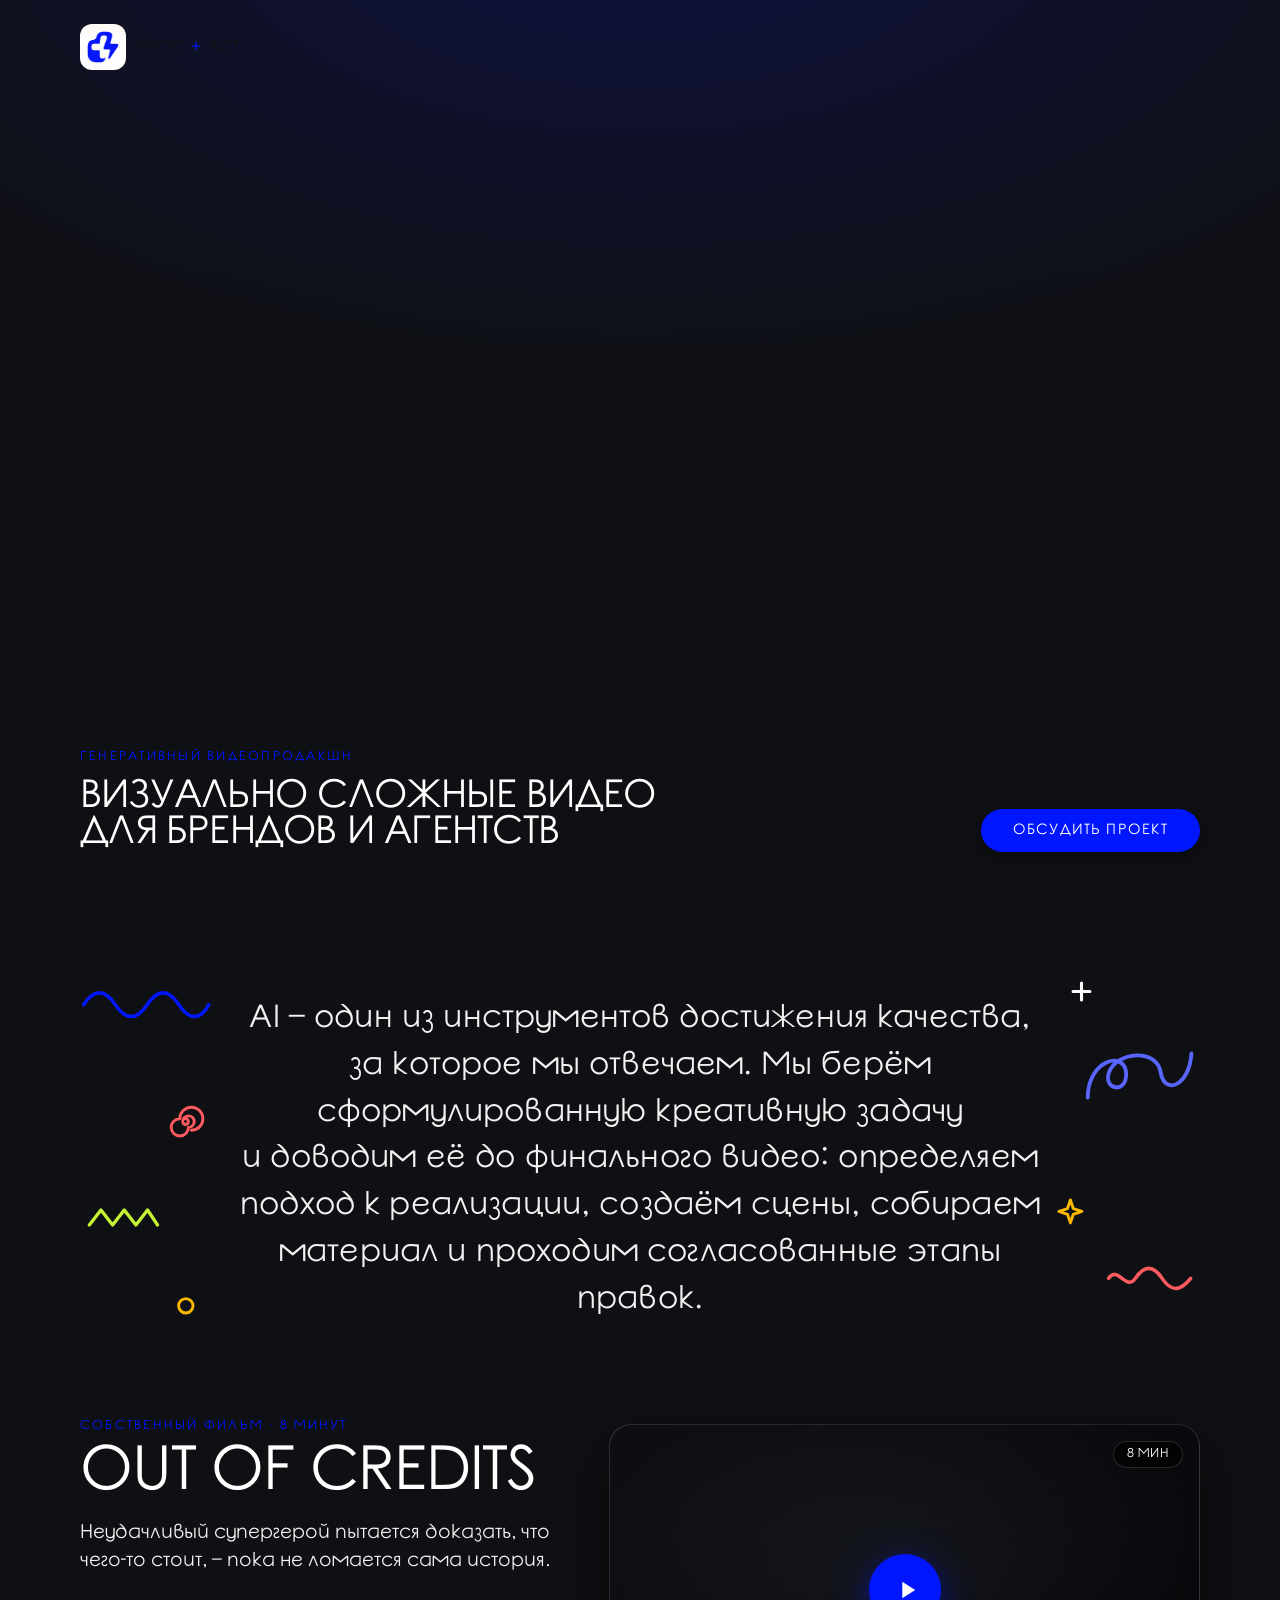
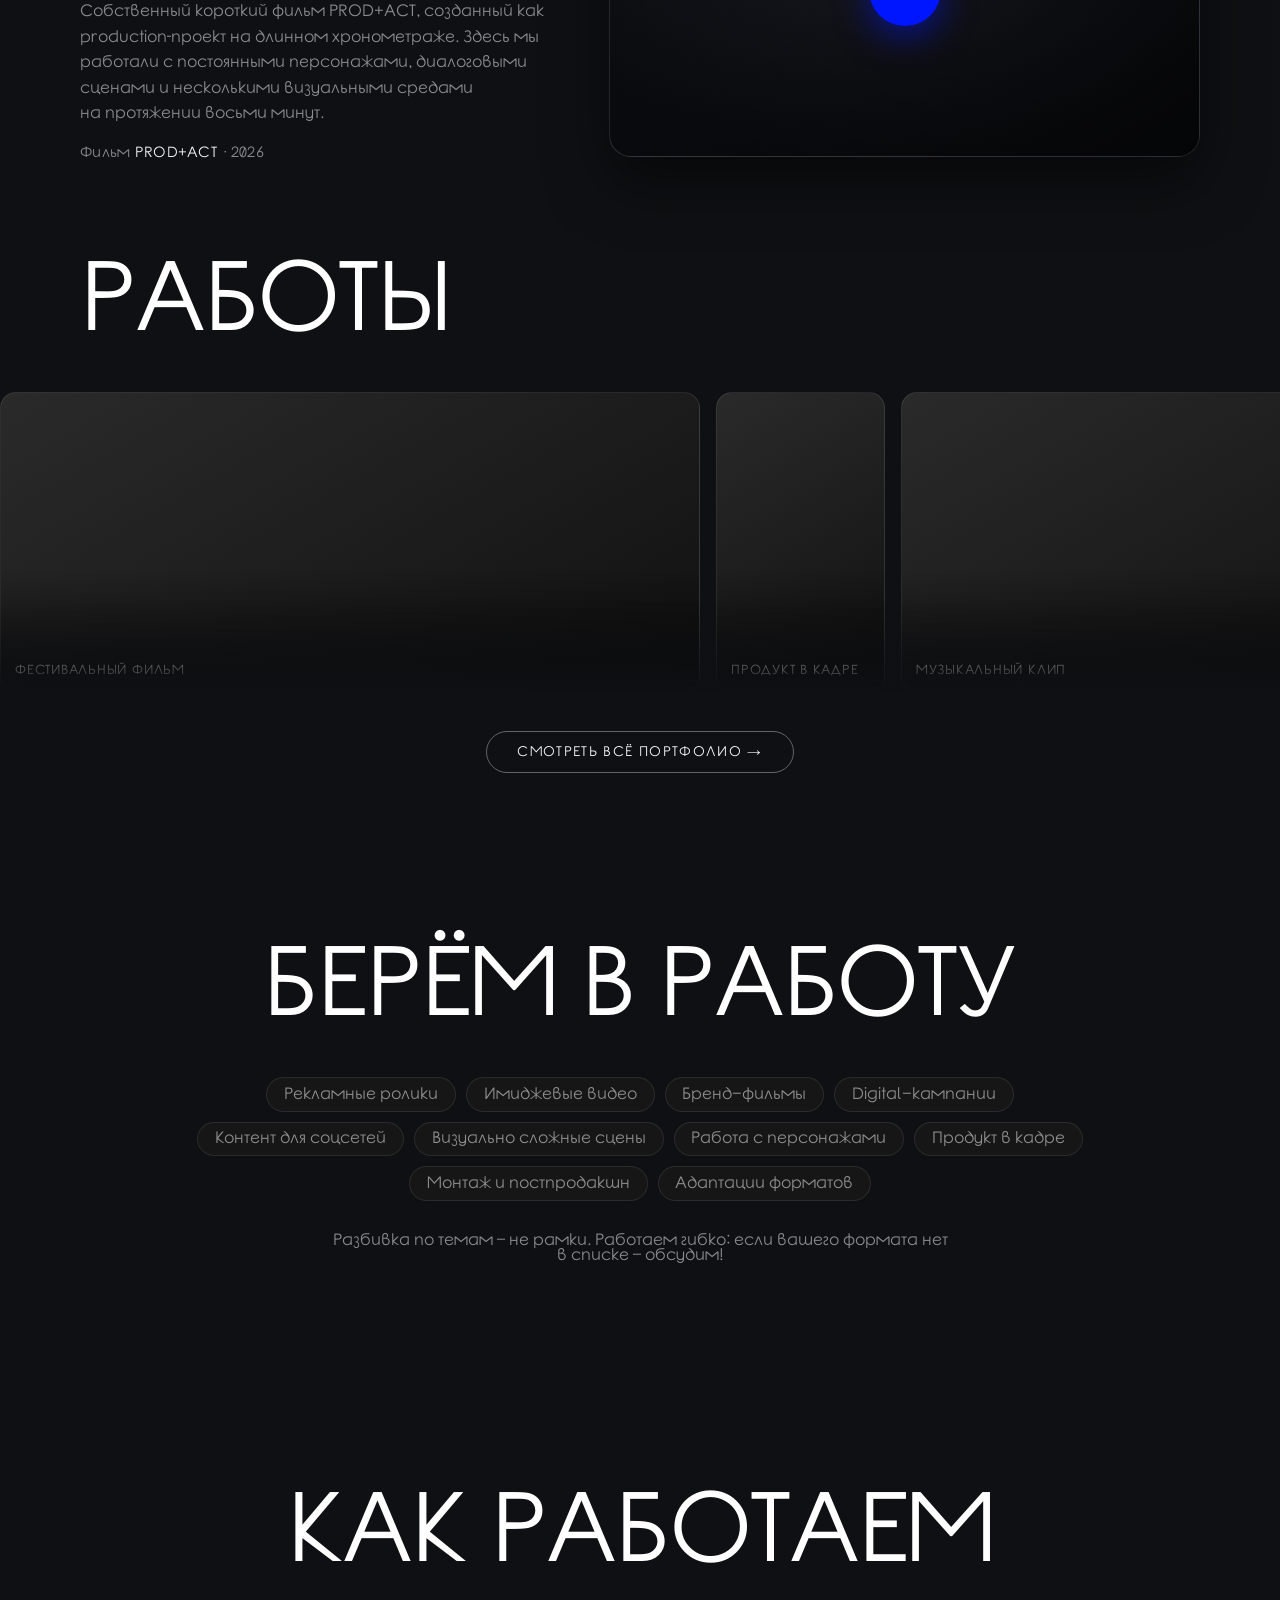
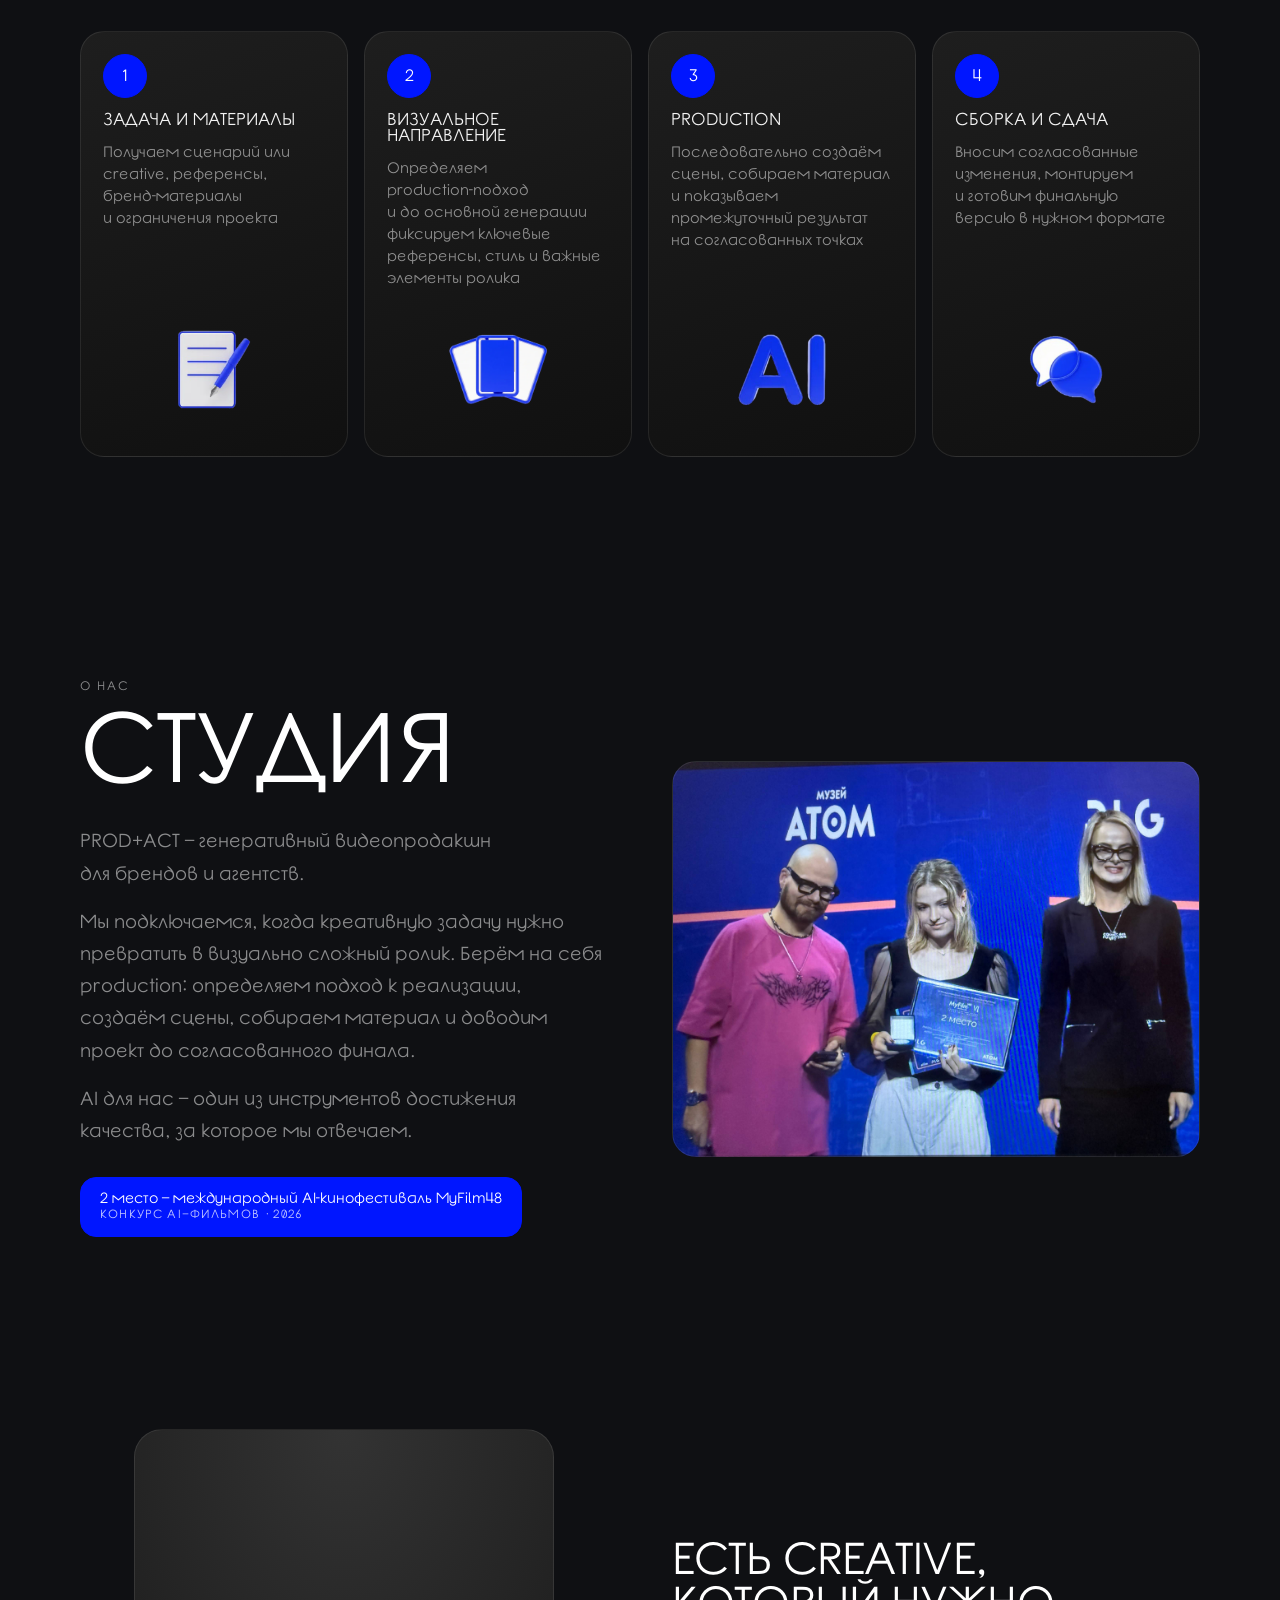
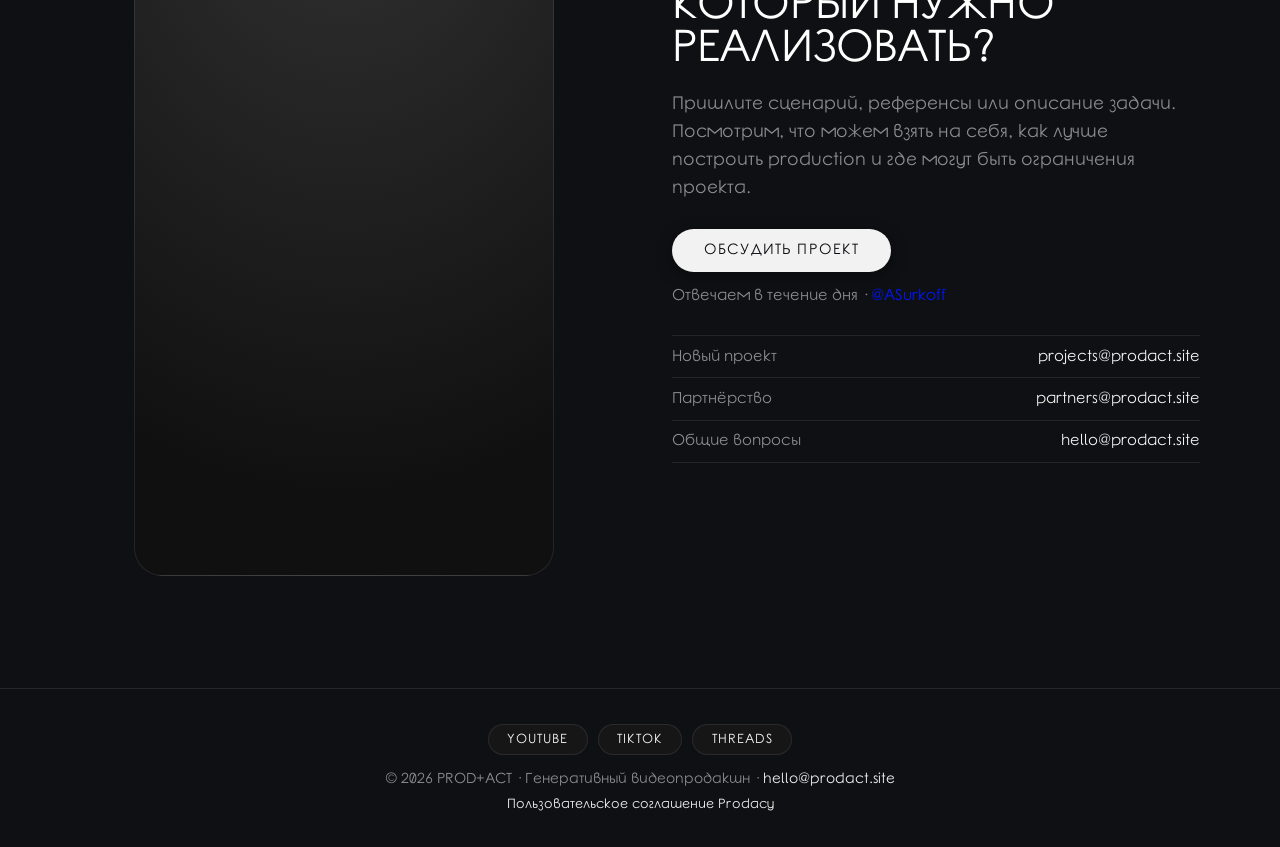
<file: index.html>
<!doctype html>
<html lang="ru">
<head>
<meta charset="utf-8">
<meta name="viewport" content="width=device-width, initial-scale=1">
<title>PROD+ACT - видеопродакшн</title>
<meta name="description" content="PROD+ACT - видеопродакшн: реклама, кино, работа с брендами и видео для маркетплейсов.">
<link rel="icon" type="image/png" href="images/favicon.png">
<link rel="apple-touch-icon" href="images/favicon.png">
<link rel="preconnect" href="https://fonts.googleapis.com">
<link rel="preconnect" href="https://fonts.gstatic.com" crossorigin>
<link href="https://fonts.googleapis.com/css2?family=Kanit:wght@300;400;500;600;700;800;900&display=swap" rel="stylesheet">
<style>
  @font-face {
    font-family:'Educational Gothic';
    src:url('fonts/EducationalGothic-Regular.otf') format('opentype');
    font-weight:400 900;
    font-style:normal;
    font-display:swap;
  }

  *{ box-sizing:border-box; margin:0; padding:0; }
  :root{
    --bg:#0f1013; --ink:#F2F2F2; --muted:rgba(242,242,242,.55);
    --card:#161616; --card2:#1E1E1E; --line:rgba(255,255,255,.09);
    --blue:#0016FF;
    --rh:220px;                 /* высота плитки ленты */
  }
  @media(min-width:768px){ :root{ --rh:300px; } }
  html,body,#root{ background:var(--bg); }
  body{ font-family:'Educational Gothic','Kanit',sans-serif; color:var(--ink); overflow-x:clip; }
  a{ color:inherit; text-decoration:none; }
  img{ display:block; max-width:100%; }
  html{ scroll-behavior:smooth; }
  section{ position:relative; scroll-margin-top:64px; }
  .wrap{ width:100%; max-width:1200px; margin:0 auto; padding:0 1.5rem; }
  @media(min-width:768px){ .wrap{ padding:0 2.5rem; } }

  /* заголовки - монохромный «градиент» */
  .grad{ color:#ffffff; }
  .h-sec{ font-weight:900; text-transform:uppercase; letter-spacing:-.02em; line-height:1;
    font-size:clamp(2.4rem,8vw,6rem); }

  /* FadeIn */
  .fade{ opacity:0; transform:translateY(var(--fy,30px));
    transition:opacity .7s cubic-bezier(.25,.1,.25,1), transform .7s cubic-bezier(.25,.1,.25,1);
    transition-delay:var(--d,0s); will-change:opacity,transform; }
  .fade.in{ opacity:1; transform:none; }
  @media (prefers-reduced-motion:reduce){ .fade{ transition:none; opacity:1; transform:none; }
    .lane{ animation:none !important; } }

  /* кнопки (ЧБ) */
  .btn-white{ display:inline-block; cursor:pointer; border:none; font-family:inherit;
    background:var(--ink); color:#0f1013; font-weight:600; text-transform:uppercase; letter-spacing:.08em;
    border-radius:9999px; padding:.9rem 2rem; font-size:.9rem; transition:transform .2s, box-shadow .2s;
    box-shadow:0 4px 16px rgba(0,0,0,.4); }
  .btn-white:hover{ transform:translateY(-2px); box-shadow:0 8px 22px rgba(0,0,0,.4); }
  .btn-blue{ background:var(--blue); color:#fff; }
  .btn-ghost{ display:inline-block; cursor:pointer; font-family:inherit; background:transparent;
    border:1.5px solid rgba(255,255,255,.35); color:var(--ink); font-weight:500; text-transform:uppercase;
    letter-spacing:.1em; border-radius:9999px; padding:.85rem 1.9rem; font-size:.85rem; transition:background .2s, border-color .2s, color .2s; }
  .btn-ghost:hover{ background:var(--blue); border-color:var(--blue); color:#fff; }

  /* закреплённая верхняя панель (появляется при прокрутке) */
  .topbar{ position:fixed; top:0; left:0; right:0; z-index:200;
    background:rgba(15,16,19,.95);   /* без размытия фона: blur поверх движущихся видео сильно грузит страницу */
    border-bottom:1px solid var(--line);
    transform:translateY(-100%); transition:transform .35s cubic-bezier(.25,.1,.25,1); }
  .topbar.show{ transform:translateY(0); }
  .topbar-inner{ display:flex; align-items:center; justify-content:space-between; gap:12px; padding:.55rem 1.5rem; }
  @media(min-width:768px){ .topbar-inner{ padding:.6rem 2.5rem; } }
  .topbar-brand{ display:flex; align-items:center; gap:.55rem; font-weight:800; text-transform:uppercase;
    letter-spacing:.02em; font-size:.95rem; color:#fff; }
  .topbar-brand .plus{ color:var(--blue); }
  .topbar-logo{ width:32px; height:32px; border-radius:9px; object-fit:cover; flex:none; }
  .topbar-cta{ padding:.55rem 1.2rem; font-size:.72rem; box-shadow:none; flex:none; }
  .topbar-nav{ display:flex; align-items:center; gap:1.4rem; margin-right:auto; margin-left:1.6rem; }
  .topbar-nav a{ color:rgba(255,255,255,.72); font-size:.8rem; font-weight:400; text-transform:uppercase;
    letter-spacing:.06em; white-space:nowrap; transition:color .2s; }
  .topbar-nav a:hover{ color:var(--blue); }
  @media(max-width:960px){ .topbar-nav{ display:none; } }
  @media(max-width:480px){ .topbar-brand span{ display:none; } }
  .topbar-nav a.nav-mp{ color:#5866ff; }
  .topbar-nav a.nav-portfolio{ color:#5866ff; font-weight:600; }
  .drawer-nav a.drawer-portfolio{ color:#5866ff; }

  /* выдвижное меню (мобильное) */
  .drawer-backdrop{ position:fixed; inset:0; z-index:290; background:rgba(0,0,0,.55);
    opacity:0; visibility:hidden; transition:opacity .3s; }
  .drawer-backdrop.open{ opacity:1; visibility:visible; }
  .drawer{ position:fixed; top:0; left:0; bottom:0; z-index:300; width:80%; max-width:320px;
    background:#16171c; border-right:1px solid var(--line); padding:1.4rem 1.3rem 2rem;
    display:flex; flex-direction:column; transform:translateX(-100%);
    transition:transform .3s cubic-bezier(.25,.1,.25,1); overflow-y:auto; }
  .drawer.open{ transform:translateX(0); }
  .drawer-close{ align-self:flex-end; background:none; border:none; color:#fff; font-size:2rem;
    line-height:1; cursor:pointer; padding:0 .2rem; }
  .drawer-brand{ font-weight:800; text-transform:uppercase; letter-spacing:.02em; font-size:1.15rem;
    color:#fff; margin:.2rem 0 1.2rem; }
  .drawer-brand .plus{ color:var(--blue); }
  .drawer-nav{ display:flex; flex-direction:column; }
  .drawer-nav a{ color:rgba(255,255,255,.88); text-transform:uppercase; letter-spacing:.05em;
    font-size:1rem; padding:.9rem 0; border-bottom:1px solid var(--line); }
  .drawer-mp{ color:#5866ff !important; font-weight:600; border-bottom:none !important; }
  .drawer-cta{ margin-top:1.5rem; text-align:center; }

  /* ============ 1. ГЛАВНАЯ ============ */
  .hero{ position:relative; min-height:100vh; overflow:hidden; display:flex; flex-direction:column; }
  .hero-video{ position:absolute; inset:0; z-index:0; background:radial-gradient(120% 90% at 50% -10%, #0f1240, #0f1013 60%); }
  .hero-video video{ width:100%; height:100%; object-fit:cover; display:block; }
  .hero-top{ position:relative; z-index:10; padding-top:1.5rem; }
  .hero-corner{ display:inline-flex; align-items:center; gap:.7rem; }
  .hero-corner img{ width:46px; height:46px; border-radius:12px; object-fit:cover; flex:none; }
  .hero-corner-txt{ display:flex; flex-direction:column; line-height:1.1; }
  .hero-brand{ font-weight:800; text-transform:uppercase; letter-spacing:.02em; font-size:1.05rem; color:#0f1013; }
  .hero-brand .plus{ color:var(--blue); }
  .hero-tag{ margin-top:.25rem; font-size:.72rem; font-weight:600; text-transform:uppercase;
    letter-spacing:.14em; color:var(--blue); }
  .hero-main{ position:relative; z-index:10; margin-top:auto; padding-bottom:3rem;
    display:flex; align-items:flex-end; justify-content:space-between; gap:20px 32px; flex-wrap:wrap; }
  .hero-main .hero-sub{ margin-top:0; }
  .hero-main .hero-actions{ margin-top:0; flex:none; }
  .hero-h1{ font-weight:900; text-transform:uppercase; letter-spacing:-.03em; line-height:.92;
    font-size:clamp(3rem,13vw,12rem); }
  .hero-h1 .line2{ display:block; color:#ffffff; }
  .hero-sub{ margin-top:1.4rem; max-width:34rem; color:#0f1013; font-weight:300; line-height:1.6;
    font-size:clamp(.85rem,1.6vw,1.1rem); text-transform:uppercase; letter-spacing:.03em; }
  .hero-actions{ margin-top:1.9rem; }
  /* затемнение снизу, чтобы заголовок читался поверх видео */
  .hero-video::after{ content:''; position:absolute; inset:0; pointer-events:none;
    background:linear-gradient(to top, rgba(15,16,19,.92) 0%, rgba(15,16,19,.55) 38%, rgba(15,16,19,0) 72%); }
  /* текст только в нижней трети кадра, чтобы не перекрывать логотип PROD+ACT в центре видео:
     слева подпись + заголовок + описание, справа кнопка */
  .hero-main{ flex-direction:row; flex-wrap:nowrap; align-items:flex-end; justify-content:space-between; gap:1.5rem 3rem; }
  .hero-copy{ flex:1 1 auto; min-width:0; }
  .hero-side{ flex:none; }
  .hero-copy .hero-lead{ margin-top:1rem; }
  .hero-side .hero-actions{ margin-top:0; }
  .hero-eyebrow{ text-transform:uppercase; letter-spacing:.18em; font-size:.78rem; font-weight:600; color:var(--blue); margin-bottom:1rem; }
  .hero-main .hero-h1{ font-size:clamp(1.5rem,3vw,2.5rem); line-height:.95; letter-spacing:-.02em; color:#fff; }
  .hero-lead{ margin-top:1.4rem; max-width:40rem; color:rgba(242,242,242,.78); font-weight:300; line-height:1.55;
    font-size:clamp(.95rem,1.25vw,1.15rem); }

  /* ============ 2. РАБОТЫ (авто-лента) ============ */
  /* вводная строка «что мы делаем» */
  /* отступ сверху = верхнему отступу блока фильма под ним → текст ровно посередине */
  .intro{ padding:3.5rem 0 0; text-align:center; }
  @media(min-width:768px){ .intro{ padding:6rem 0 0; } }
  /* разноцветные «загогулины» по бокам вводной фразы (только на широких экранах) */
  .intro .wrap{ position:relative; }
  .intro-deco{ display:none; position:absolute; top:-1.5rem; bottom:-1.5rem; pointer-events:none;
    width:calc((100% - 5rem - 50rem) / 2 - 1rem); }
  .intro-deco--l{ left:2.5rem; } .intro-deco--r{ right:2.5rem; }
  @media(min-width:1150px){ .intro-deco{ display:block; } }
  .intro-deco svg{ position:absolute; overflow:visible; fill:none; stroke-width:4; stroke-linecap:round; stroke-linejoin:round;
    animation:decoFloat 6s ease-in-out infinite; }
  @keyframes decoFloat{ 0%,100%{ transform:translateY(0) rotate(0deg); } 50%{ transform:translateY(-10px) rotate(5deg); } }
  @media (prefers-reduced-motion:reduce){ .intro-deco svg{ animation:none; } }
  .intro-text{ max-width:50rem; margin:0 auto; color:var(--ink); font-weight:300;
    font-size:clamp(1.05rem,2.6vw,1.95rem); line-height:1.5; letter-spacing:.005em; }

  .works{ padding:1.2rem 0 1.5rem; overflow:hidden; }
  @media(min-width:768px){ .works{ padding:4rem 0 3.5rem; } }
  .works .head{ margin-bottom:2.5rem; }
  .lane-mask{ position:relative; }
  .lane-mask::after{ content:''; position:absolute; left:0; right:0; bottom:-1px; height:90px;
    background:linear-gradient(to bottom, transparent, var(--bg)); pointer-events:none; z-index:3; }
  .lane-row{ overflow:hidden; }
  .lane-row + .lane-row{ margin-top:16px; }
  .lane{ display:flex; gap:16px; width:max-content; pointer-events:none; }
  .lane.l1{ animation:scrollL 66s linear infinite; }
  @media(hover:hover){ .lane:hover{ animation-play-state:paused; } }
  @keyframes scrollL{ from{transform:translateX(0)} to{transform:translateX(-33.333%)} }
  .tile{ height:var(--rh); border-radius:16px; overflow:hidden; position:relative;
    flex:0 0 auto; border:1px solid var(--line); display:flex; align-items:flex-end; padding:14px;
    background:linear-gradient(150deg,#2a2a2a,#111); filter:grayscale(1); transition:transform .35s; }
  .tile.h{ aspect-ratio:16/9; } .tile.v{ aspect-ratio:9/16; } .tile.w{ aspect-ratio:21/9; }
  .tile:hover{ filter:grayscale(0); transform:scale(1.015); border-color:var(--blue); }
  .tile.has-media{ filter:none; }   /* у плиток с видео фильтра нет вообще — так легче для браузера */
  .tile-media{ position:absolute; inset:0; width:100%; height:100%; object-fit:cover; object-position:center;
    display:block; z-index:0; }
  /* тёмная подложка под подписью (в отдельном слое, чтобы не пряталась за видео на мобильных) */
  .tile::after{ content:''; position:absolute; inset:0; z-index:1; pointer-events:none;
    background:linear-gradient(to top, rgba(0,0,0,.58) 0%, rgba(0,0,0,0) 40%);
    transform:translateZ(0); }
  .tile span{ font-weight:500; text-transform:uppercase; letter-spacing:.06em; font-size:.8rem;
    color:#fff; position:relative; z-index:2; transform:translateZ(0);
    text-shadow:0 1px 4px rgba(0,0,0,.7); }

  /* ============ ПРЕМЬЕРА (флагманский фильм) ============ */
  .premiere{ padding:3.5rem 0 1rem; }
  @media(min-width:768px){ .premiere{ padding:6rem 0 2rem; } }
  /* моб.: заголовок → видео → описание; десктоп: текст слева, видео справа */
  .prem-grid{ display:grid; grid-template-columns:minmax(0,1fr); grid-template-areas:"head" "video" "body"; }
  .prem-head{ grid-area:head; }
  .prem-body{ grid-area:body; margin-top:1.5rem; }
  .prem-stage{ grid-area:video; margin-top:1.5rem; }
  @media(min-width:900px){
    .prem-grid{ grid-template-columns:minmax(0,1fr) minmax(0,1.25fr); grid-template-areas:"head video" "body video"; column-gap:3.5rem; }
    .prem-head{ align-self:end; }
    .prem-body{ align-self:start; }
    .prem-stage{ margin-top:0; align-self:center; }
  }
  .prem-eyebrow{ text-transform:uppercase; letter-spacing:.18em; font-size:.78rem; font-weight:600; color:var(--blue); margin-bottom:.7rem; }
  .prem-title{ font-weight:900; text-transform:uppercase; letter-spacing:-.02em; line-height:1;
    font-size:clamp(2.2rem,5vw,3.8rem); color:#fff; }
  .prem-logline{ margin-top:1rem; color:var(--ink); font-weight:400; line-height:1.45;
    font-size:clamp(1rem,1.6vw,1.2rem); }
  .prem-desc{ color:var(--muted); font-weight:300; line-height:1.6; font-size:clamp(.9rem,1.3vw,1rem); }
  .prem-stage{ position:relative; width:100%; aspect-ratio:16/9; border-radius:22px; overflow:hidden;
    border:1px solid var(--line); background:linear-gradient(150deg,#20232e,#0c0d10); cursor:pointer;
    box-shadow:0 24px 60px rgba(0,0,0,.5); }
  .prem-stage img.prem-poster{ position:absolute; inset:0; width:100%; height:100%; object-fit:cover; z-index:0; }
  .prem-stage::after{ content:''; position:absolute; inset:0; z-index:1; pointer-events:none;
    background:radial-gradient(60% 60% at 50% 45%, rgba(0,0,0,.12), rgba(0,0,0,.6)); }
  .prem-stage.playing{ cursor:default; }
  .prem-stage.playing::after,
  .prem-stage.playing .prem-poster,
  .prem-stage.playing .prem-play,
  .prem-stage.playing .prem-runtime{ display:none; }
  .prem-play{ position:absolute; z-index:2; left:50%; top:50%; transform:translate(-50%,-50%);
    width:72px; height:72px; border-radius:50%; border:none; cursor:pointer; background:var(--blue); color:#fff;
    display:grid; place-items:center; box-shadow:0 10px 34px rgba(0,22,255,.5); transition:transform .2s; }
  .prem-stage:hover .prem-play{ transform:translate(-50%,-50%) scale(1.07); }
  .prem-play svg{ width:28px; height:28px; margin-left:4px; }
  .prem-runtime{ position:absolute; z-index:2; top:16px; right:16px; background:rgba(0,0,0,.6);
    backdrop-filter:blur(8px); -webkit-backdrop-filter:blur(8px); color:#fff; font-size:.78rem; font-weight:600;
    letter-spacing:.06em; text-transform:uppercase; padding:.4rem .8rem; border-radius:100px; border:1px solid rgba(255,255,255,.15); }
  .prem-stage iframe{ position:absolute; inset:0; width:100%; height:100%; border:0; z-index:5; }
  .prem-credits{ margin-top:1.2rem; color:var(--muted); font-weight:300; font-size:.9rem; letter-spacing:.02em; }
  .prem-credits b{ color:var(--ink); font-weight:500; }

  /* ============ 3. ЧТО СНИМАЕМ (облако тегов) ============ */
  .shoot{ padding:5rem 0; text-align:center; }
  @media(min-width:768px){ .shoot{ padding:7rem 0; } }
  .shoot h2{ margin:0 auto 2.5rem; }
  .tags{ display:flex; flex-wrap:wrap; gap:10px; justify-content:center; max-width:60rem; margin:0 auto; }
  .tag{ padding:.55rem 1.05rem; border-radius:100px; background:var(--card); border:1px solid var(--line);
    color:var(--muted); font-size:clamp(.8rem,1.4vw,1rem); font-weight:400; transition:color .2s, border-color .2s, background .2s; }
  .tag:hover{ color:#fff; border-color:var(--blue); background:var(--blue); }
  .shoot .note{ margin-top:2rem; color:var(--muted); font-weight:300; max-width:40rem; margin-left:auto; margin-right:auto; }

  /* ============ 4. КАК РАБОТАЕМ ============ */
  .how{ padding:5rem 0; }
  @media(min-width:768px){ .how{ padding:7rem 0; } }
  .how .head{ text-align:center; margin-bottom:3rem; }
  .steps{ display:grid; grid-template-columns:1fr; gap:16px; }
  @media(min-width:640px){ .steps{ grid-template-columns:1fr 1fr; } }
  @media(min-width:1024px){ .steps{ grid-template-columns:repeat(4,1fr); } }
  .step{ background:linear-gradient(160deg,var(--card2),#101010); border:1px solid var(--line);
    border-radius:24px; padding:22px; display:flex; flex-direction:column; gap:14px; min-height:340px; }
  .step-num{ width:44px; height:44px; border-radius:50%; background:var(--blue); border:1px solid var(--blue);
    display:grid; place-items:center; font-weight:700; color:#fff; }
  .step-title{ font-weight:600; text-transform:uppercase; font-size:1.05rem; }
  .step-desc{ color:var(--muted); font-weight:300; line-height:1.5; font-size:.92rem; }
  .step-img{ margin-top:auto; height:130px; border-radius:14px;
    display:grid; place-items:center; padding:8px; }
  .step-img img{ max-width:100%; max-height:100%; width:auto; height:auto; object-fit:contain; display:block; }

  /* ============ 6. О НАС (текст слева / фото справа) ============ */
  .about{ padding:5rem 0; }
  @media(min-width:768px){ .about{ padding:7rem 0; } }
  .about-grid{ display:grid; grid-template-columns:1fr; gap:2.5rem; align-items:center; }
  @media(min-width:900px){ .about-grid{ grid-template-columns:1fr 1fr; gap:4rem; } }
  .eyebrow{ text-transform:uppercase; letter-spacing:.16em; font-size:.75rem; color:var(--muted); margin-bottom:1rem; }
  .about h2{ margin-bottom:1.4rem; }
  .about p + p{ margin-top:1rem; }
  .about p{ color:var(--muted); font-weight:300; line-height:1.75; font-size:clamp(.95rem,1.6vw,1.15rem); }
  .about-award{ margin-top:1.8rem; display:inline-flex; align-items:center; gap:12px; border:1px solid var(--blue);
    background:var(--blue); border-radius:16px; padding:.9rem 1.2rem; }
  .about-award b{ display:block; font-size:.9rem; font-weight:600; color:#fff; }
  .about-award span{ font-size:.72rem; letter-spacing:.1em; text-transform:uppercase; color:rgba(255,255,255,.75); }
  .about-img{ aspect-ratio:4/3; border-radius:24px; border:1px solid var(--line);
    background:#16171c center/cover no-repeat; }

  /* ============ 7. КОНТАКТ ============ */
  .contact{ padding:5rem 0 7rem; }
  .contact-grid{ display:grid; grid-template-columns:1fr; gap:2.5rem; align-items:center; }
  @media(min-width:900px){ .contact-grid{ grid-template-columns:1fr 1fr; gap:4rem; } }
  .contact-photo{ aspect-ratio:9/16; width:100%; max-width:420px; justify-self:center; border-radius:28px; border:1px solid var(--line); overflow:hidden;
    background:radial-gradient(120% 90% at 50% 0%, #333, #101010); }
  .contact-photo video{ width:100%; height:100%; object-fit:cover; display:block; }
  .contact-cta h2{ margin-bottom:1.2rem; font-size:clamp(1.9rem,3.4vw,3rem); }
  .contact-lead{ margin-bottom:1.6rem; max-width:34rem; color:var(--muted); font-weight:300; line-height:1.6;
    font-size:clamp(.95rem,1.4vw,1.1rem); }
  .contact-mails{ list-style:none; margin-top:2rem; max-width:34rem; border-top:1px solid var(--line); }
  .contact-mails li{ display:flex; flex-wrap:wrap; justify-content:space-between; align-items:baseline; gap:.2rem 1rem;
    padding:.85rem 0; border-bottom:1px solid var(--line); font-size:.95rem; }
  .contact-mails span{ color:var(--muted); font-weight:300; }
  .contact-mails a{ color:var(--ink); font-weight:500; transition:color .2s; }
  .contact-mails a:hover{ color:#5866ff; }
  footer a{ color:var(--ink); }
  .footer-social{ display:flex; justify-content:center; flex-wrap:wrap; gap:10px; margin-bottom:1.1rem; }
  .footer-social a{ padding:.5rem 1.15rem; border:1px solid var(--line); border-radius:100px; background:var(--card);
    font-size:.8rem; font-weight:500; text-transform:uppercase; letter-spacing:.08em; transition:background .2s, border-color .2s; }
  .footer-social a:hover{ background:var(--blue); border-color:var(--blue); color:#fff; }
  .contact-caption{ margin-top:1.1rem; color:var(--muted); font-weight:300; font-size:.95rem; }
  .contact-caption a{ color:var(--blue); font-weight:500; }

  footer{ border-top:1px solid var(--line); padding:2.2rem 0; text-align:center;
    color:var(--muted); font-weight:300; font-size:.88rem; }
  .footer-char{ display:block; max-width:220px; width:100%; height:auto; margin:0 auto 1rem; }

  /* ============ МОДАЛКА РАБОТЫ ============ */
  .pmodal{ position:fixed; inset:0; z-index:100; display:none; padding:20px; overflow:auto;
    background:rgba(5,5,7,.88); backdrop-filter:blur(6px); -webkit-backdrop-filter:blur(6px); }
  .pmodal.open{ display:grid; place-items:center; }
  .pmodal-box{ position:relative; width:100%; max-width:640px; max-height:92vh; overflow-y:auto; background:#17181c;
    border:1px solid var(--line); border-radius:26px; padding:26px; }
  .pm-close{ position:absolute; top:16px; right:16px; width:38px; height:38px; border-radius:50%;
    border:1px solid var(--line); background:transparent; color:var(--ink); cursor:pointer; font-size:1rem; font-family:inherit; }
  .pm-close:hover{ background:rgba(255,255,255,.08); }
  .pm-cat{ text-transform:uppercase; letter-spacing:.14em; font-size:.75rem; color:var(--muted); }
  .pm-name{ font-weight:700; text-transform:uppercase; font-size:clamp(1.4rem,3vw,2.1rem); margin:.2rem 0 1rem; line-height:1.05; }
  .pm-video{ width:100%; aspect-ratio:16/9; max-height:50vh; border-radius:16px; margin-bottom:16px; margin-left:auto; margin-right:auto;
    background:linear-gradient(150deg,#2a2a2a,#111); border:1px solid var(--line); filter:grayscale(1);
    display:grid; place-items:center; color:var(--muted); font-size:.85rem; text-transform:uppercase; letter-spacing:.08em; overflow:hidden; text-align:center; padding:12px; }
  .pm-video.v{ aspect-ratio:9/16; width:auto; height:min(48vh,380px); max-width:100%; }
  .pm-video video{ width:100%; height:100%; object-fit:cover; filter:none; }
  .pm-desc{ color:var(--muted); font-weight:300; line-height:1.7; font-size:clamp(.9rem,1.6vw,1.08rem); }
  .pm-frames{ display:grid; grid-template-columns:repeat(3,1fr); gap:10px; margin-top:16px; }
  .pm-frames .pf{ height:100px; border-radius:12px; border:1px solid var(--line); filter:grayscale(1);
    background:linear-gradient(150deg,#2a2a2a,#111); display:grid; place-items:center; color:rgba(255,255,255,.3); font-size:.7rem; text-transform:uppercase; }
  .pm-frames.v{ grid-template-columns:repeat(4,1fr); max-width:260px; margin-left:auto; margin-right:auto; }
  .pm-frames.v .pf{ height:auto; aspect-ratio:9/16; }

  /* ============ МОБИЛЬНАЯ АДАПТАЦИЯ (в конце — чтобы перебивать базовые правила) ============ */
  @media(max-width:767px){
    :root{ --rh:150px; }                                   /* ниже плитки ленты */
    .lane.l1{ animation-duration:34s; }                    /* плитки меньше — круг быстрее, чтобы скорость была как на компьютере */
    /* hero: видео блоком 16:9 вверху (без полей/зума), лого поверх, контент под видео */
    .hero{ min-height:auto; }
    .hero-video{ position:relative; inset:auto; aspect-ratio:16/9; z-index:0; }
    .hero-video video{ object-fit:cover; }
    .hero-top{ position:absolute; top:0; left:0; right:0; }
    .hero-brand{ color:#0f1013; }                          /* лого/название чёрным поверх видео */
    .hero-main{ margin-top:0; padding:1.4rem 1.5rem 2.4rem; flex-direction:column; align-items:flex-start; text-align:left; gap:1.1rem; }   /* поля как у остальных блоков */
    .step{ min-height:0; }                                 /* карточки «Как работаем» без пустоты */
    .step-img{ height:100px; }
    .hero-sub{ color:#fff; }                               /* строка форматов сверху, кнопка по центру под ней */
    .hero-video::after{ display:none; }                    /* на телефоне текст под видео, затемнение не нужно */
    .hero-main .hero-h1{ font-size:clamp(1.9rem,8.4vw,2.6rem); }
    .hero-side{ flex:none; width:100%; }
    .tile span{ font-size:.58rem; letter-spacing:.04em; } /* мельче подпись в ленте */
  }
</style>
</head>
<body>
<div id="root">

  <!-- ============ ЗАКРЕПЛЁННАЯ ВЕРХНЯЯ ПАНЕЛЬ ============ -->
  <div class="topbar" id="topbar">
    <div class="wrap topbar-inner">
      <a class="topbar-brand" href="#top">
        <img src="images/favicon.png" alt="" class="topbar-logo">
        <span>PROD <span class="plus">+</span> ACT</span>
      </a>
      <nav class="topbar-nav">
        <a class="nav-portfolio" href="works/">Портфолио</a>
        <a href="video/" aria-label="Мастер роликов">Мастер</a>
        <a href="#premiere">Фильм</a>
        <a href="#works">Работы</a>
        <a href="#shoot">Что снимаем</a>
        <a href="#how">Как работаем</a>
        <a href="#about">О нас</a>
      </nav>
      <a class="btn-white btn-blue topbar-cta" href="https://t.me/ASurkoff" target="_blank" rel="noopener">Обсудить проект</a>
    </div>
  </div>

  <!-- ============ ВЫДВИЖНОЕ МЕНЮ (моб.) ============ -->
  <div class="drawer-backdrop" id="drawerBackdrop"></div>
  <aside class="drawer" id="drawer" aria-label="Меню">
    <button class="drawer-close" id="drawerClose" aria-label="Закрыть меню">&times;</button>
    <div class="drawer-brand">PROD <span class="plus">+</span> ACT</div>
    <nav class="drawer-nav">
      <a class="drawer-portfolio" href="works/">Портфолио</a>
      <a href="video/">Мастер роликов</a>
      <a href="#premiere">Фильм</a>
      <a href="#works">Работы</a>
      <a href="#shoot">Что снимаем</a>
      <a href="#how">Как работаем</a>
      <a href="#about">О нас</a>
    </nav>
    <a class="btn-white btn-blue drawer-cta" href="https://t.me/ASurkoff" target="_blank" rel="noopener">Обсудить проект</a>
  </aside>

  <!-- ============ 1. ГЛАВНАЯ ============ -->
  <section class="hero" id="top">
    <div class="hero-video">
      <video autoplay muted loop playsinline preload="auto" fetchpriority="high">
        <source src="videos/hero.mp4" type="video/mp4">
      </video>
    </div>
    <div class="wrap hero-top">
      <div class="hero-corner fade" style="--fy:-16px">
      <img src="[data-uri]" alt="PROD+ACT icon" class="top-bar-icon">
      <div class="hero-corner-txt">
        <span class="hero-brand">PROD <span class="plus">+</span> ACT</span>
      </div>
      </div>
    </div>


    <div class="wrap hero-main">
      <div class="hero-copy">
        <div class="hero-eyebrow fade" style="--fy:20px; --d:.1s">Генеративный видеопродакшн</div>
        <h1 class="hero-h1 fade" style="--fy:24px; --d:.2s">Визуально сложные видео <span class="line2">для&nbsp;брендов и&nbsp;агентств</span></h1>
      </div>
      <div class="hero-side">
        <div class="hero-actions fade" style="--fy:20px; --d:.35s">
          <a class="btn-white btn-blue" href="https://t.me/ASurkoff" target="_blank" rel="noopener">Обсудить проект</a>
        </div>
      </div>
    </div>
  </section>

  <!-- ============ ВВОДНАЯ СТРОКА (что мы делаем) ============ -->
  <section class="intro">
    <div class="wrap">
      <div class="intro-deco intro-deco--l fade" aria-hidden="true">
        <svg viewBox="0 0 150 40" style="width:92%; top:4%; left:0; stroke:#0016FF; animation-duration:7s"><path d="M4 20 C 16 2, 28 2, 40 20 S 64 38, 76 20 S 100 2, 112 20 S 136 38, 146 20"/></svg>
        <svg viewBox="0 0 60 60" style="width:30%; top:34%; left:58%; stroke:#FF5A5F; animation-duration:5.5s; animation-delay:-2s"><path d="M30 30 m0 -4 a4 4 0 1 1 -4 4 a8 8 0 1 1 8 8 a12 12 0 1 1 -12 -12 a16 16 0 1 1 16 16"/></svg>
        <svg viewBox="0 0 90 30" style="width:52%; top:62%; left:4%; stroke:#C6F432; animation-duration:6.5s; animation-delay:-1s"><path d="M4 24 L 18 6 L 32 24 L 46 6 L 60 24 L 74 6 L 86 24"/></svg>
        <svg viewBox="0 0 30 30" style="width:15%; top:86%; left:66%; stroke:#FFB800; animation-duration:4.8s; animation-delay:-3s"><circle cx="15" cy="15" r="10"/></svg>
      </div>
      <div class="intro-deco intro-deco--r fade" aria-hidden="true">
        <svg viewBox="0 0 30 30" style="width:16%; top:2%; left:10%; stroke:#fff; animation-duration:5s; animation-delay:-1.5s"><path d="M15 4 V 26 M4 15 H 26"/></svg>
        <svg viewBox="0 0 120 70" style="width:80%; top:18%; left:18%; stroke:#5866ff; animation-duration:7.5s; animation-delay:-2.5s"><path d="M6 60 C 6 20, 46 10, 46 36 C 46 56, 22 52, 28 34 C 36 12, 78 8, 82 34 C 86 58, 112 48, 114 14"/></svg>
        <svg viewBox="0 0 40 40" style="width:20%; top:60%; left:0; stroke:#FFB800; animation-duration:6s"><path d="M20 4 L 24 16 L 36 20 L 24 24 L 20 36 L 16 24 L 4 20 L 16 16 Z"/></svg>
        <svg viewBox="0 0 100 30" style="width:62%; top:78%; left:34%; stroke:#FF5A5F; animation-duration:6.8s; animation-delay:-4s"><path d="M4 15 C 14 0, 24 30, 34 15 S 54 0, 64 15 S 84 30, 96 15"/></svg>
      </div>
      <p class="intro-text fade" style="--fy:24px">AI – один из&nbsp;инструментов достижения качества, за&nbsp;которое мы отвечаем. Мы берём сформулированную креативную задачу и&nbsp;доводим её до&nbsp;финального видео: определяем подход к&nbsp;реализации, создаём сцены, собираем материал и&nbsp;проходим согласованные этапы правок.</p>
    </div>
  </section>

  <!-- ============ ПРЕМЬЕРА (флагманский фильм) ============ -->
  <!-- data-rt = ID видео с Rutube (из ссылки rutube.ru/video/XXXX/); постер подтягивается автоматически -->
  <section class="premiere" id="premiere">
    <div class="wrap prem-grid">
      <div class="prem-head fade" style="--fy:30px">
        <div class="prem-eyebrow">Собственный фильм · 8&nbsp;минут</div>
        <h2 class="prem-title">Out of&nbsp;Credits</h2>
        <p class="prem-logline">Неудачливый супергерой пытается доказать, что чего&#8209;то стоит, – пока не&nbsp;ломается сама история.</p>
      </div>

      <div class="prem-stage fade" id="premStage" data-rt="7fe68218b381596ba89df044b3e46de9" style="--fy:30px; --d:.1s"
           role="button" tabindex="0" aria-label="Смотреть фильм">
        <img class="prem-poster" id="premPoster" alt="Кадр из фильма Out of Credits">
        <span class="prem-runtime">8 мин</span>
        <button class="prem-play" aria-label="Смотреть фильм">
          <svg viewBox="0 0 24 24" fill="currentColor"><path d="M8 5v14l11-7z"/></svg>
        </button>
      </div>

      <div class="prem-body fade" style="--fy:20px; --d:.15s">
        <p class="prem-desc">Собственный короткий фильм PROD+ACT, созданный как production&#8209;проект на&nbsp;длинном хронометраже. Здесь мы работали с&nbsp;постоянными персонажами, диалоговыми сценами и&nbsp;несколькими визуальными средами на&nbsp;протяжении восьми минут.</p>
        <div class="prem-credits">Фильм <b>PROD+ACT</b> · 2026</div>
      </div>
    </div>
  </section>

  <!-- ============ 2. РАБОТЫ ============ -->
  <section class="works" id="works">
    <div class="wrap head fade" style="--fy:30px">
      <h2 class="h-sec grad">Работы</h2>
    </div>
    <div class="lane-mask">
      <div class="lane-row"><div class="lane l1" id="lane1"></div></div>
    </div>
    <div class="wrap fade" style="--fy:20px; text-align:center; margin-top:2.4rem;">
      <a class="btn-ghost" href="works/">Смотреть всё портфолио →</a>
    </div>
  </section>

  <!-- ============ 3. ЧТО СНИМАЕМ ============ -->
  <section class="shoot" id="shoot">
    <div class="wrap">
      <h2 class="h-sec grad fade" style="--fy:30px">Берём в&nbsp;работу</h2>
      <div class="tags" id="tags"></div>
      <p class="note fade" style="--fy:20px">Разбивка по&nbsp;темам – не&nbsp;рамки. Работаем гибко: если вашего формата нет в&nbsp;списке – обсудим!</p>
    </div>
  </section>

  <!-- ============ 4. КАК РАБОТАЕМ ============ -->
  <section class="how" id="how">
    <div class="wrap">
      <div class="head fade" style="--fy:30px"><h2 class="h-sec grad">Как работаем</h2></div>
      <div class="steps" id="steps"></div>
    </div>
  </section>

  <!-- ============ 6. О НАС ============ -->
  <section class="about" id="about">
    <div class="wrap about-grid">
      <div class="fade" style="--fy:30px">
        <div class="eyebrow">О нас</div>
        <h2 class="h-sec grad">Студия</h2>
        <p>PROD+ACT – генеративный видеопродакшн для&nbsp;брендов и&nbsp;агентств.</p>
        <p>Мы подключаемся, когда креативную задачу нужно превратить в&nbsp;визуально сложный ролик. Берём на&nbsp;себя production: определяем подход к&nbsp;реализации, создаём сцены, собираем материал и&nbsp;доводим проект до&nbsp;согласованного финала.</p>
        <p>AI для нас – один из&nbsp;инструментов достижения качества, за&nbsp;которое мы отвечаем.</p>
        <div class="about-award">
          <div><b>2 место – международный AI&#8209;кинофестиваль MyFilm48</b><span>Конкурс AI-фильмов · 2026</span></div>
        </div>
      </div>
      <div class="about-img fade" style="--fy:30px; --d:.1s; background-image:url('images/award.jpg')"></div>
    </div>
  </section>

  <!-- ============ 7. КОНТАКТ ============ -->
  <section class="contact" id="contact">
    <div class="wrap contact-grid">
      <div class="contact-photo fade" style="--fy:30px">
        <video autoplay muted loop playsinline>
          <source src="videos/brand.mp4" type="video/mp4">
        </video>
      </div>
      <div class="contact-cta fade" style="--fy:30px; --d:.1s">
        <h2 class="h-sec grad">Есть creative, который нужно реализовать?</h2>
        <p class="contact-lead">Пришлите сценарий, референсы или описание задачи. Посмотрим, что можем взять на&nbsp;себя, как лучше построить production и&nbsp;где могут быть ограничения проекта.</p>
        <a class="btn-white" href="https://t.me/ASurkoff" target="_blank" rel="noopener">Обсудить проект</a>
        <p class="contact-caption">Отвечаем в&nbsp;течение дня · <a href="https://t.me/ASurkoff" target="_blank" rel="noopener">@ASurkoff</a></p>
        <ul class="contact-mails">
          <li><span>Новый проект</span><a href="mailto:projects@prodact.site">projects@prodact.site</a></li>
          <li><span>Партнёрство</span><a href="mailto:partners@prodact.site">partners@prodact.site</a></li>
          <li><span>Общие вопросы</span><a href="mailto:hello@prodact.site">hello@prodact.site</a></li>
        </ul>
      </div>
    </div>
  </section>

  <footer>
    <div class="footer-social">
      <a href="https://www.youtube.com/@PROD-ACT" target="_blank" rel="noopener">YouTube</a>
      <a href="https://www.tiktok.com/@prod_act" target="_blank" rel="noopener">TikTok</a>
      <a href="https://www.threads.com/@prod.act.agency" target="_blank" rel="noopener">Threads</a>
    </div>
    <div>© <span id="year"></span> PROD+ACT · Генеративный видеопродакшн · <a href="mailto:hello@prodact.site">hello@prodact.site</a></div>
    <nav aria-label="Правовые документы Prodacy" style="margin-top:12px;font-size:13px"><a href="/agreement.html">Пользовательское соглашение Prodacy</a></nav>
  </footer>

</div>

<!-- ============ МОДАЛКА РАБОТЫ ============ -->
<div class="pmodal" id="pmodal">
  <div class="pmodal-box" role="dialog" aria-modal="true">
    <button class="pm-close" id="pmClose" aria-label="Закрыть">✕</button>
    <div class="pm-cat" id="pmCat"></div>
    <div class="pm-name" id="pmName"></div>
    <div class="pm-video" id="pmVideo"></div>
    <p class="pm-desc" id="pmDesc"></p>
    <div class="pm-frames" id="pmFrames"><div class="pf">кадр</div><div class="pf">кадр</div><div class="pf">кадр</div></div>
  </div>
</div>

<script>
/* ============ КОНТЕНТ ============ */
// Работы для ленты. a: "h"=горизонт(16:9), "w"=широкий(21:9), "v"=вертикаль(9:16). video: путь к готовому ролику.
const WORKS = [
  {a:"h", label:"Трейлер", cat:"Кино", name:"Короткометражный ролик", video:"videos/lane/kino-hq.mp4",
   desc:"Художественный ролик с проработкой кадра, света и монтажа."},
  {a:"v", label:"Распаковка", cat:"Маркетплейсы", name:"Видео-распаковка", video:"videos/lane/raspakovka.mp4",
   desc:"Динамичная распаковка товара — доверие и наглядность для карточки."},
  {a:"h", label:"Музыкальный клип", cat:"Музыка", name:"Клиповое видео", video:"videos/lane/clip.mp4?v=2",
   desc:"Клип под трек: концепция, визуальный стиль, продакшн полного цикла."},
  {a:"v", label:"Цифровой персонаж", cat:"ИИ", name:"Говорящий аватар", video:"videos/lane/avatar.mp4",
   desc:"ИИ-ведущий/аватар: говорящий цифровой персонаж под ваш сценарий."},
  {a:"v", label:"Продукт в кадре", cat:"Маркетплейсы", name:"Видео для карточки товара", video:"videos/lane/wb.mp4",
   desc:"Продающий ролик для карточки товара на маркетплейсах — показываем товар в действии, поднимаем конверсию."},
  {a:"w", label:"Фестивальный фильм", cat:"Фестивали", name:"Фильм для AI-кинофестиваля", video:"videos/lane/festival.mp4",
   desc:"Кадры из фильма для AI-кинофестиваля."},
];
// одна лента: каждый ролик ровно один раз за цикл, горизонтальные и вертикальные чередуются
const ROW = [5,4,2,3,0,1];   // фестивальный фильм · продукт в кадре · музыкальный клип · цифровой персонаж · короткий метр · распаковка

const TAGS = ["Рекламные ролики","Имиджевые видео","Бренд-фильмы","Digital-кампании","Контент для соцсетей",
  "Визуально сложные сцены","Работа с персонажами","Продукт в кадре","Монтаж и постпродакшн","Адаптации форматов"];

const STEPS = [
  ["1","Задача и&nbsp;материалы","Получаем сценарий или creative, референсы, бренд&#8209;материалы и&nbsp;ограничения проекта","images/step-brief.png"],
  ["2","Визуальное направление","Определяем production&#8209;подход и&nbsp;до&nbsp;основной генерации фиксируем ключевые референсы, стиль и&nbsp;важные элементы ролика","images/step-script.png"],
  ["3","Production","Последовательно создаём сцены, собираем материал и&nbsp;показываем промежуточный результат на&nbsp;согласованных точках","images/step-production.png"],
  ["4","Сборка и&nbsp;сдача","Вносим согласованные изменения, монтируем и&nbsp;готовим финальную версию в&nbsp;нужном формате","images/step-edits.png"],
];

/* ============ РЕНДЕР ============ */
function tileHTML(i){ const w=WORKS[i];
  let media = '';
  if (w.video) media = `<video class="tile-media" src="${w.video}" muted loop playsinline preload="none"></video>`;
  else if (w.img) media = `<img class="tile-media" src="${w.img}" alt="">`;
  const cls = (w.video || w.img) ? ' has-media' : '';
  return `<div class="tile ${w.a}${cls}">${media}<span>${w.label}</span></div>`; }
// три копии набора для бесшовной авто-прокрутки (лента сдвигается ровно на один набор и начинается заново)
document.getElementById('lane1').innerHTML = [...ROW,...ROW,...ROW].map(tileHTML).join('');

/* Лента: играют только видимые ролики (первый кадр уже подгружен через preload=metadata) */
(function(){
  const vids = Array.from(document.querySelectorAll('.lane .tile-media, .hero-video video, .contact-photo video'));   // + видео первого экрана и контактов
  if(!vids.length) return;
  const M = 100; // небольшой запас, чтобы ролик стартовал чуть до появления
  function update(){
    if(document.hidden){ vids.forEach(v=>{ if(!v.paused) v.pause(); }); return; }
    const vw = innerWidth, vh = innerHeight;
    vids.forEach(v=>{
      const r = v.getBoundingClientRect();
      const on = r.right > -M && r.left < vw + M && r.bottom > -M && r.top < vh + M;
      if(on){ if(v.paused) v.play().catch(()=>{}); }
      else if(!v.paused){ v.pause(); }
    });
  }
  setInterval(update, 300);
  document.addEventListener('visibilitychange', update);
  window.addEventListener('resize', update);
  update();
})();

document.getElementById('tags').innerHTML = TAGS.map(t=>`<span class="tag">${t}</span>`).join('');

document.getElementById('steps').innerHTML = STEPS.map(([n,t,d,img],i)=>`
  <div class="step fade" style="--fy:30px; --d:${i*0.08}s">
    <div class="step-num">${n}</div>
    <div class="step-title">${t}</div>
    <div class="step-desc">${d}</div>
    <div class="step-img">${img?`<img src="${img}" alt="${t}" loading="lazy" onerror="this.remove()">`:''}</div>
  </div>`).join('');

document.getElementById('year').textContent = new Date().getFullYear();

/* ============ Закреплённая панель: показывать при прокрутке ============ */
(function(){
  const tb = document.getElementById('topbar');
  if(!tb) return;
  const onScroll = () => tb.classList.toggle('show', window.scrollY > window.innerHeight * 0.6);
  window.addEventListener('scroll', onScroll, { passive:true });
  onScroll();
})();

/* ============ Выдвижное меню (тап по логотипу на мобильном) ============ */
(function(){
  const drawer = document.getElementById('drawer');
  const backdrop = document.getElementById('drawerBackdrop');
  if(!drawer || !backdrop) return;
  const isMobile = () => window.matchMedia('(max-width:960px)').matches;
  const open = () => { drawer.classList.add('open'); backdrop.classList.add('open'); document.body.style.overflow='hidden'; };
  const close = () => { drawer.classList.remove('open'); backdrop.classList.remove('open'); document.body.style.overflow=''; };
  document.querySelectorAll('.hero-corner, .topbar-brand').forEach(el=>{
    el.style.cursor = 'pointer';
    el.addEventListener('click', e => { if(isMobile()){ e.preventDefault(); open(); } });
  });
  backdrop.addEventListener('click', close);
  document.getElementById('drawerClose').addEventListener('click', close);
  drawer.querySelectorAll('a').forEach(a => a.addEventListener('click', close));
})();

/* ============ FadeIn ============ */
const io = new IntersectionObserver((es)=>{ es.forEach(e=>{ if(e.isIntersecting){ e.target.classList.add('in'); io.unobserve(e.target); } }); },
  { rootMargin:'50px', threshold:0 });
document.querySelectorAll('.fade').forEach(el=> io.observe(el));

/* ============ Модалка работы ============ */
const pmodal = document.getElementById('pmodal'), pmVideo = document.getElementById('pmVideo');
function openWork(i){
  const w = WORKS[i];
  document.getElementById('pmCat').textContent = w.cat;
  document.getElementById('pmName').textContent = w.name;
  document.getElementById('pmDesc').textContent = w.desc;
  pmVideo.className = 'pm-video' + (w.a === 'v' ? ' v' : '');
  pmVideo.innerHTML = w.video ? `<video src="${w.video}" controls autoplay muted loop playsinline></video>`
                    : w.img ? `<img src="${w.img}" style="width:100%;height:100%;object-fit:cover;">`
                              : '<span>видео - вставь готовый ролик (поле video в WORKS)</span>';
  const pmFrames = document.getElementById('pmFrames');
  pmFrames.className = 'pm-frames' + (w.a === 'v' ? ' v' : '');
  pmFrames.innerHTML = (w.a === 'v' ? ['кадр','кадр','кадр','кадр'] : ['кадр','кадр','кадр'])
    .map(t=>`<div class="pf">${t}</div>`).join('');
  pmodal.classList.add('open'); document.body.style.overflow='hidden';
}
function closeWork(){ pmodal.classList.remove('open'); document.body.style.overflow='';
  const v=pmVideo.querySelector('video'); if(v) v.pause(); }
document.getElementById('pmClose').addEventListener('click', closeWork);
pmodal.addEventListener('click', e=>{ if(e.target===pmodal) closeWork(); });
document.addEventListener('keydown', e=>{ if(e.key==='Escape') closeWork(); });
document.addEventListener('click', e=>{ const t=e.target.closest('[data-open]'); if(t) openWork(+t.dataset.open); });

/* ============ Премьера: фасад → клик → Rutube грузится и сразу играет (JS-API) ============ */
(function(){
  const stage = document.getElementById('premStage');
  if(!stage) return;
  const id = stage.dataset.rt;
  let loaded = false, iframe = null;
  const poster = document.getElementById('premPoster');
  if(poster && id && id !== 'FILM_ID'){
    poster.src = 'https://rutube.ru/api/video/' + id + '/thumbnail/?redirect=1';
    poster.onerror = function(){ this.onerror = null; this.removeAttribute('src'); this.style.display = 'none'; };
  }
  // когда плеер Rutube готов — отправляем команду play (автозапуск после клика по фасаду)
  window.addEventListener('message', function(e){
    if(!iframe || e.source !== iframe.contentWindow) return;
    let msg; try{ msg = JSON.parse(e.data); }catch(_){ return; }
    if(msg && msg.type === 'player:ready'){
      iframe.contentWindow.postMessage(JSON.stringify({ type:'player:play', data:{} }), '*');
    }
  });
  function play(){
    if(loaded) return;
    if(!id || id === 'FILM_ID'){ alert('Впишите в data-rt ID видео с Rutube.'); return; }
    loaded = true;
    iframe = document.createElement('iframe');
    iframe.src = 'https://rutube.ru/play/embed/' + id + '/?autoplay=true';
    iframe.title = 'Фильм Out of Credits — PROD+ACT';
    iframe.allow = 'clipboard-write; autoplay; fullscreen; encrypted-media; picture-in-picture';
    iframe.setAttribute('allowfullscreen','');
    stage.classList.add('playing');
    stage.appendChild(iframe);
  }
  stage.addEventListener('click', play);
  stage.addEventListener('keydown', e=>{ if(e.key==='Enter' || e.key===' '){ e.preventDefault(); play(); } });
})();

</script>
</body>
</html>
</file>
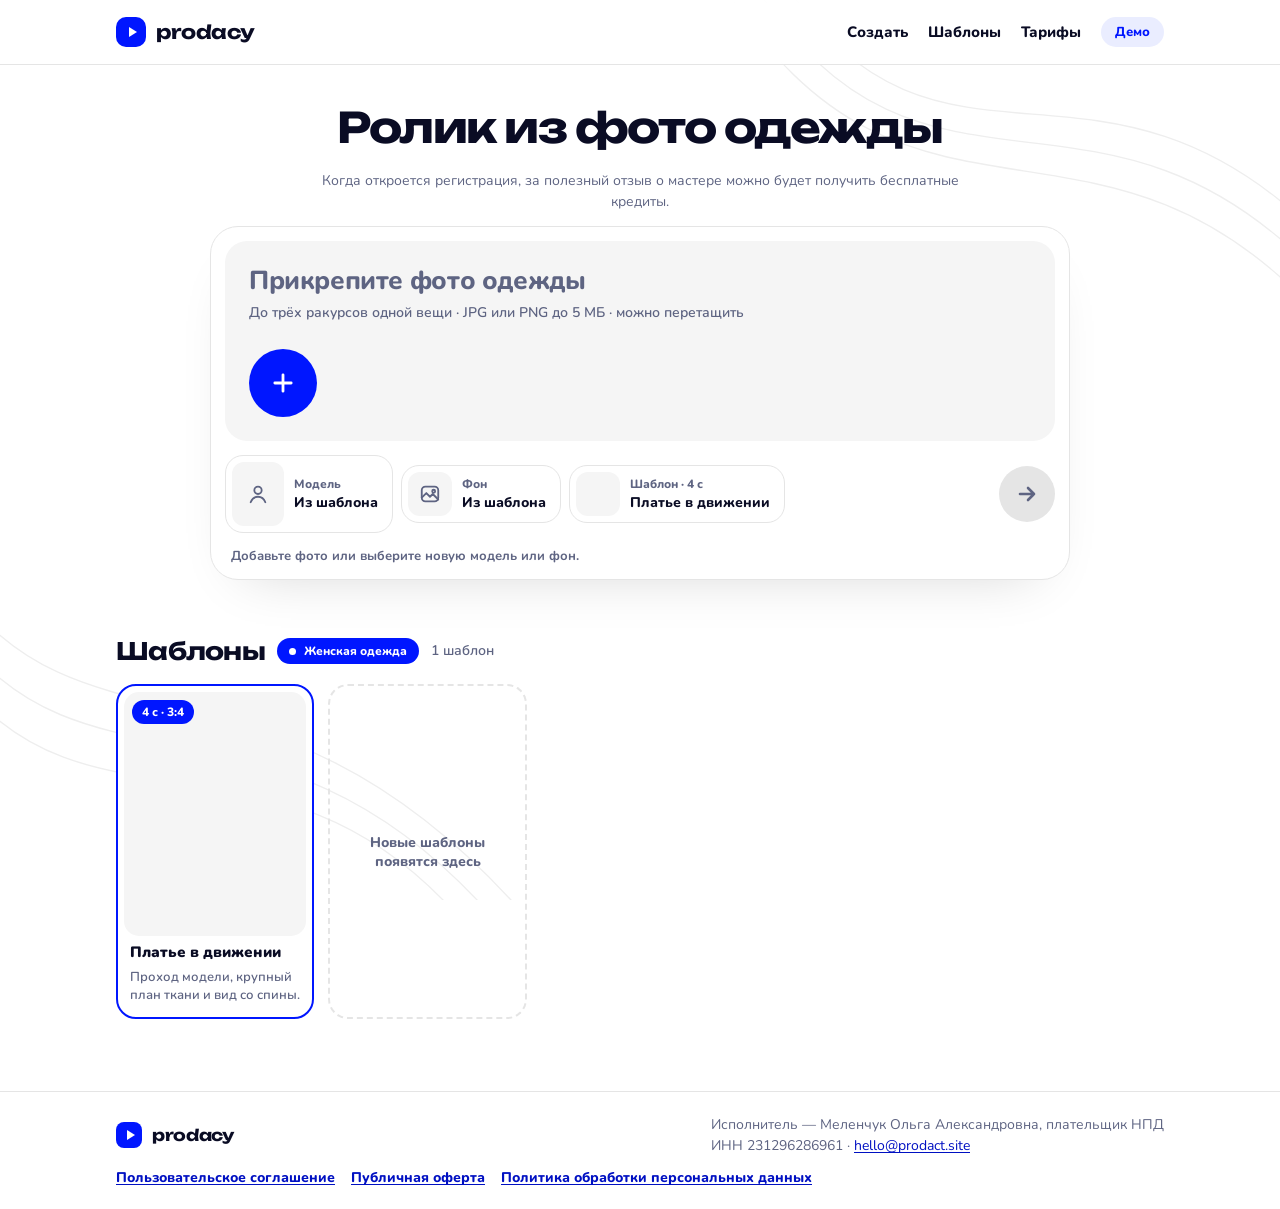
<file: video/index.html>
<!doctype html>
<html lang="ru">
  <head>
    <meta charset="utf-8">
    <meta name="viewport" content="width=device-width, initial-scale=1, viewport-fit=cover">
    <title>Prodacy</title>
    <meta name="color-scheme" content="light">
    <link rel="preconnect" href="https://fonts.googleapis.com">
    <link rel="preconnect" href="https://fonts.gstatic.com" crossorigin>
    <link rel="stylesheet" href="https://fonts.googleapis.com/css2?family=Nunito:wght@500;600;700;800;900&family=Unbounded:wght@600;700&display=swap">
    <link rel="stylesheet" href="./styles.css?v=prodacy-duration">
    <link rel="stylesheet" href="./service.css?v=account-pages">
    <script type="module" src="./app.js?v=account-pages"></script>
  </head>
  <body>
    <svg class="page-waves" viewBox="0 0 1440 900" preserveAspectRatio="none" aria-hidden="true" focusable="false">
      <g fill="none" stroke="currentColor" stroke-width="1.4">
        <path d="M880-20C1055 214 1232 18 1480 232"/>
        <path d="M845-20C1035 246 1232 45 1480 272"/>
        <path d="M810-20C1015 278 1232 72 1480 312"/>
        <path d="M-40 598C105 764 319 636 597 922"/>
        <path d="M-40 642C105 804 319 674 559 922"/>
        <path d="M-40 686C105 844 319 712 521 922"/>
      </g>
    </svg>
    <header class="bar">
      <div class="bar-content">
        <a class="brand" href="/" aria-label="prodacy, главная"><span class="brand-mark" aria-hidden="true"></span>prodacy</a>
        <nav class="nav" aria-label="Разделы">
          <a href="#create">Создать</a>
          <a href="#templates">Шаблоны</a>
          <a href="./top-up.html">Тарифы</a>
          <span id="mode" class="pill" hidden></span>
        </nav>
      </div>
    </header>

    <main>
      <section id="create" class="create" aria-labelledby="create-heading">
        <h1 id="create-heading">Ролик из фото одежды</h1>
        <p class="feedback-reward">Когда откроется регистрация, за полезный отзыв о мастере можно будет получить бесплатные кредиты.</p>

        <form id="composer" class="composer">
          <div id="drop-area" class="attach">
            <label for="photos" class="attach-text">
              <strong id="attach-title">Прикрепите фото одежды</strong>
              <span id="attach-hint" class="muted">До трёх ракурсов одной вещи · JPG или PNG до 5 МБ · можно перетащить</span>
            </label>
            <div class="attach-row">
              <label id="attach-tile" class="attach-tile">
                <input id="photos" type="file" accept="image/jpeg,image/png" multiple aria-label="Прикрепить фото одежды">
                <svg viewBox="0 0 24 24" width="28" height="28" fill="none" stroke="currentColor" stroke-width="2.4" stroke-linecap="round" aria-hidden="true"><path d="M12 5v14M5 12h14"/></svg>
              </label>
              <ul id="photo-list" class="clothes" aria-label="Фото одежды"></ul>
            </div>
          </div>

          <div class="toolbar">
            <button id="pick-person" class="pick pick-person" type="button" aria-expanded="false" aria-controls="picker">
              <span class="pick-thumb" data-thumb></span>
              <span class="pick-text"><span class="pick-label">Модель</span><span class="pick-value" data-value></span></span>
            </button>
            <button id="pick-background" class="pick" type="button" aria-expanded="false" aria-controls="picker">
              <span class="pick-thumb" data-thumb></span>
              <span class="pick-text"><span class="pick-label">Фон</span><span class="pick-value" data-value></span></span>
            </button>
            <button id="pick-template" class="pick" type="button" aria-expanded="false" aria-controls="picker">
              <span class="pick-thumb" data-thumb></span>
              <span class="pick-text">
                <span class="pick-label">Шаблон <span class="pick-duration" data-duration></span></span>
                <span class="pick-value" data-value></span>
              </span>
            </button>
            <button id="generate" class="send" type="submit" aria-label="Посмотреть пример" title="Посмотреть пример" disabled>
              <svg viewBox="0 0 24 24" width="24" height="24" fill="none" stroke="currentColor" stroke-width="2.6" stroke-linecap="round" stroke-linejoin="round" aria-hidden="true"><path d="M5 12h14M13 6l6 6-6 6"/></svg>
            </button>
          </div>

          <div id="picker" class="picker" hidden>
            <div class="picker-head">
              <h2 id="picker-title">Выбор</h2>
              <button id="picker-close" class="picker-close" type="button" aria-label="Закрыть">×</button>
            </div>
            <div id="picker-body" class="picker-body"></div>
          </div>

          <input id="person" type="file" accept="image/jpeg,image/png" hidden>
          <input id="background" type="file" accept="image/jpeg,image/png" hidden>
          <p id="reference-hint" class="hint" aria-live="polite"></p>
          <p id="error" class="error" role="alert" hidden></p>
        </form>
      </section>

      <section id="result" class="result" aria-labelledby="result-heading" hidden>
        <div class="result-frame">
          <video id="player" controls playsinline muted loop preload="auto" aria-label="Ваш ролик"></video>
          <span id="preview-label" class="badge">Готовим</span>
        </div>
        <div class="result-text">
          <h2 id="result-heading">Ваш ролик</h2>
          <p id="status" class="status" role="status" aria-live="polite"></p>
          <a id="download" class="button-secondary" download hidden>Скачать MP4</a>
        </div>
      </section>

      <section id="templates" class="gallery" aria-labelledby="gallery-heading">
        <div class="gallery-head">
          <h2 id="gallery-heading">Шаблоны</h2>
          <span class="category small">Женская одежда</span>
          <span id="gallery-count" class="muted"></span>
        </div>
        <div id="template-grid" class="template-grid"></div>
      </section>
    </main>

    <footer class="footer">
      <div class="footer-inner">
        <span class="brand"><span class="brand-mark" aria-hidden="true"></span>prodacy</span>
        <div id="contacts" class="seller">
          <p>Исполнитель — Меленчук Ольга Александровна, плательщик НПД</p>
          <p>ИНН 231296286961 · <a href="mailto:hello@prodact.site">hello@prodact.site</a></p>
        </div>
        <nav class="service-links" aria-label="Документы">
          <a href="/agreement.html">Пользовательское соглашение</a>
          <a href="./offer.html">Публичная оферта</a>
          <a href="./privacy.html">Политика обработки персональных данных</a>
        </nav>
      </div>
    </footer>
  </body>
</html>
</file>
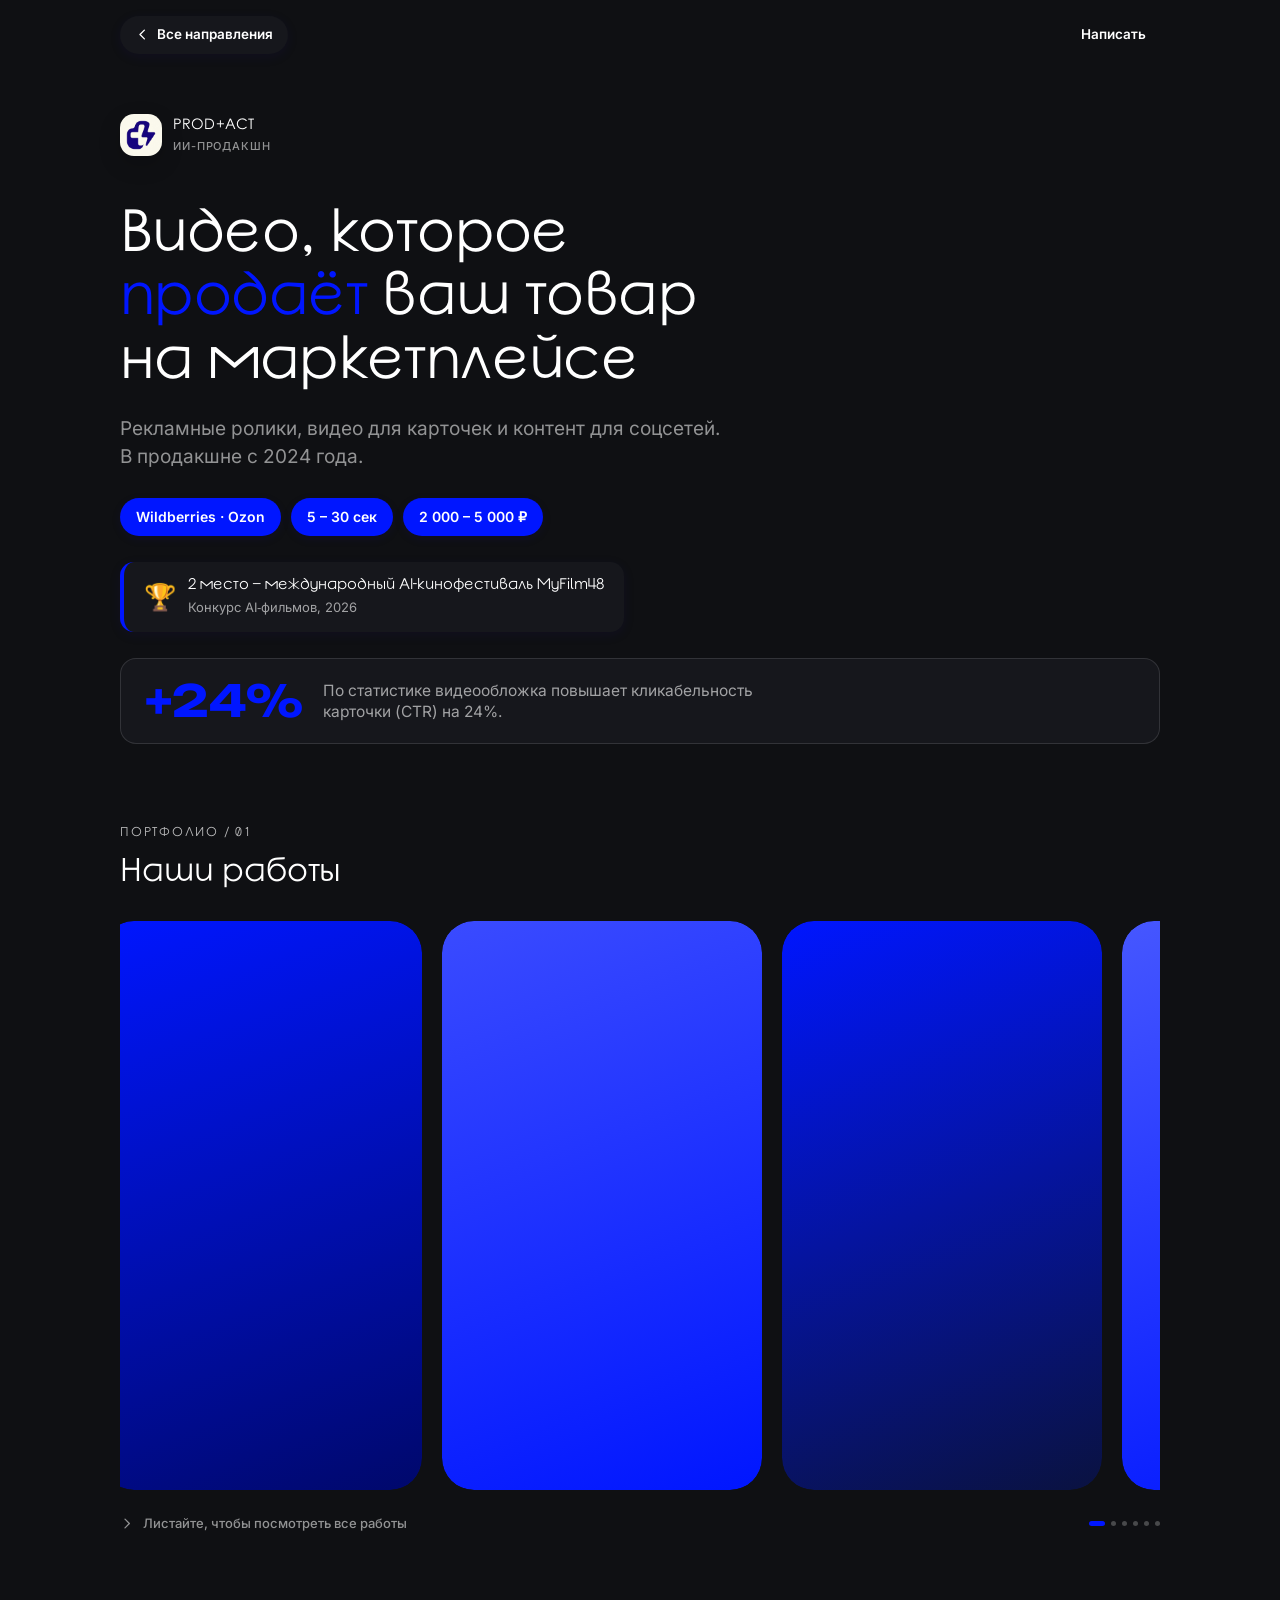
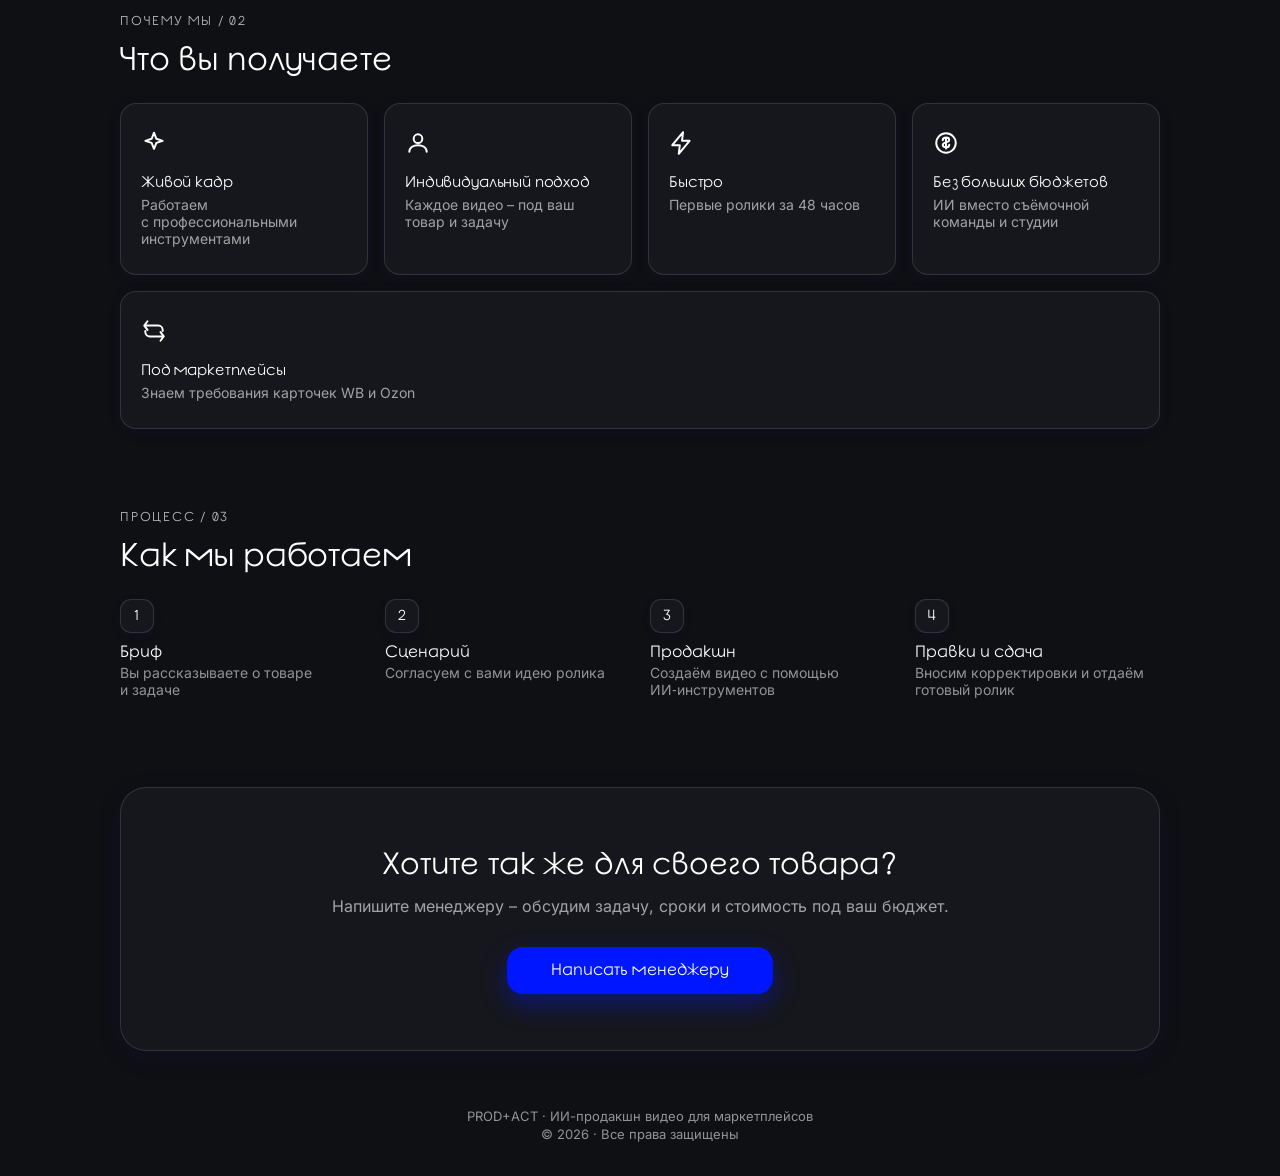
<file: wb/index.html>
<!doctype html>
<html lang="ru">
<head>
<meta charset="utf-8" />
<meta name="viewport" content="width=device-width, initial-scale=1, viewport-fit=cover, maximum-scale=1, user-scalable=no" />
<title>ИИ-продакшн – портфолио</title>
<link rel="icon" type="image/png" href="../images/favicon.png" />
<link rel="apple-touch-icon" href="../images/favicon.png" />
<!-- Telegram Mini App SDK (работает только внутри Telegram; вне его код не падает) -->
<script src="https://telegram.org/js/telegram-web-app.js"></script>
<!-- Yandex.Metrika counter -->
<script type="text/javascript">
    (function(m,e,t,r,i,k,a){
        m[i]=m[i]||function(){(m[i].a=m[i].a||[]).push(arguments)};
        m[i].l=1*new Date();
        for (var j = 0; j < document.scripts.length; j++) {if (document.scripts[j].src === r) { return; }}
        k=e.createElement(t),a=e.getElementsByTagName(t)[0],k.async=1,k.src=r,a.parentNode.insertBefore(k,a)
    })(window, document,'script','https://mc.yandex.ru/metrika/tag.js?id=110769294', 'ym');

    ym(110769294, 'init', {ssr:true, webvisor:true, clickmap:true, ecommerce:"dataLayer", referrer: document.referrer, url: location.href, accurateTrackBounce:true, trackLinks:true});
</script>
<noscript><div><img src="https://mc.yandex.ru/watch/110769294" style="position:absolute; left:-9999px;" alt="" /></div></noscript>
<!-- /Yandex.Metrika counter -->
<style>
  @font-face{
    font-family:'Inter'; font-style:normal; font-weight:100 900; font-display:swap;
    src:url([data-uri]) format('woff2');
    unicode-range:U+0000-00FF,U+0131,U+0152-0153,U+02BB-02BC,U+02C6,U+02DA,U+02DC,U+0304,U+0308,U+0329,U+2000-206F,U+20AC,U+2122,U+2191,U+2193,U+2212,U+2215,U+FEFF,U+FFFD;
  }
  @font-face{
    font-family:'Inter'; font-style:normal; font-weight:100 900; font-display:swap;
    src:url([data-uri]) format('woff2');
    unicode-range:U+0301,U+0400-045F,U+0490-0491,U+04B0-04B1,U+2116;
  }
  @font-face{
    font-family:'Unbounded'; font-style:normal; font-weight:100 900; font-display:swap;
    src:url([data-uri]) format('woff2');
    unicode-range:U+0000-00FF,U+0131,U+0152-0153,U+02BB-02BC,U+02C6,U+02DA,U+02DC,U+0304,U+0308,U+0329,U+2000-206F,U+20AC,U+2122,U+2191,U+2193,U+2212,U+2215,U+FEFF,U+FFFD;
  }
  @font-face{
    font-family:'Unbounded'; font-style:normal; font-weight:100 900; font-display:swap;
    src:url([data-uri]) format('woff2');
    unicode-range:U+0301,U+0400-045F,U+0490-0491,U+04B0-04B1,U+2116;
  }

  /* ==========================================================================
     ДИЗАЙН-ТОКЕНЫ – палитра взята с référence-карточки (эггшелл + тёмный индиго)
     ========================================================================== */
  :root{
    --bg:          #0f1013;   /* тёмный фон (фирменный) */
    --bg-deep:     #0b0c0e;   /* более глубокий оттенок фона */
    --card:        #16171c;   /* тёмная карточка */
    --card-soft:   #1c1d24;   /* чуть светлее — для чипов */
    --ink:         #FFFFFF;   /* белый текст/заголовки */
    --ink-soft:    rgba(255,255,255,.6);  /* вторичный текст */
    --text:        #FFFFFF;   /* основной текст */
    --text-dim:    rgba(255,255,255,.55); /* приглушённый текст */
    --stroke:      rgba(255,255,255,.12); /* тонкая обводка */
    --orange:      #0016FF;   /* синий акцент – кнопки и действия */
    --lime:        #0016FF;   /* синий акцент – бейджи */
    --radius:      32px;
    --safe-top:    env(safe-area-inset-top, 0px);
    --safe-bottom: env(safe-area-inset-bottom, 0px);
  }

  *{ box-sizing:border-box; margin:0; padding:0; -webkit-tap-highlight-color:transparent; }
  html,body{ background:var(--bg); color:var(--text); }
  body{
    font-family:'Inter',-apple-system,BlinkMacSystemFont,'Segoe UI',Roboto,Helvetica,Arial,sans-serif;
    line-height:1.45;
    -webkit-font-smoothing:antialiased;
    overflow-x:hidden;
    padding-bottom:calc(32px + var(--safe-bottom));
  }
  .wrap{ max-width:520px; margin:0 auto; padding:0 18px; }

  h1,h2,.display{ font-family:'Unbounded','Inter',sans-serif; }

  /* лёгкая текстура фона – тёплое виньетирование вместо неонового свечения */
  body::before{
    content:''; position:fixed; inset:0; z-index:-1; pointer-events:none;
    background:
      radial-gradient(70% 45% at 15% -5%, rgba(0,22,255,.14), transparent 70%),
      radial-gradient(60% 40% at 105% 15%, rgba(0,22,255,.10), transparent 70%),
      var(--bg);
  }

  .accent-text{ color:var(--ink); }

  /* ============================ HERO ============================ */
  header{ padding-top:calc(28px + var(--safe-top)); }
  .brand{ display:flex; align-items:center; gap:11px; margin-bottom:36px; }
  .brand-logo{
    width:42px; height:42px; border-radius:14px; flex:none;
    background:var(--card);
    display:grid; place-items:center;
    box-shadow:0 8px 22px #0000002e;
  }
  .brand-logo img{ width:100%; height:100%; object-fit:cover; border-radius:inherit; display:block; }
  .brand-name{ font-family:'Unbounded',sans-serif; font-weight:700; font-size:14.5px; letter-spacing:.01em; }
  .brand-name small{ display:block; font-family:'Inter',sans-serif; font-weight:500; font-size:11px; color:var(--text-dim); letter-spacing:.08em; text-transform:uppercase; margin-top:3px; }

  .hero h1{ font-size:32px; line-height:1.16; font-weight:700; letter-spacing:-0.01em; margin-bottom:16px; }
  .hero p{ color:var(--text-dim); font-size:15.5px; max-width:440px; font-weight:400; }
  .hero-badges{ display:flex; flex-wrap:wrap; gap:8px; margin-top:22px; }
  .badge{
    font-family:'Inter',sans-serif; font-size:12.5px; font-weight:600; color:var(--ink); padding:8px 13px; border-radius:100px;
    background:var(--lime); box-shadow:0 3px 10px #1A00891f;
  }
  .award{
    display:flex; align-items:center; gap:12px; margin-top:20px; padding:12px 15px;
    background:var(--card); border-radius:14px; border-left:4px solid var(--orange);
    box-shadow:0 3px 12px #1A00891a;
  }
  .award-ic{ font-size:26px; line-height:1; flex:none; }
  .award-txt b{ display:block; font-family:'Unbounded',sans-serif; font-size:13px; font-weight:600; color:var(--ink); line-height:1.25; }
  .award-txt span{ font-size:11.5px; color:var(--ink-soft); }

  .stat-banner{ display:flex; align-items:center; gap:16px; margin-top:20px; padding:16px 18px;
    background:var(--card); border:1px solid var(--stroke); border-radius:16px; }
  .stat-banner .num{ font-family:'Unbounded','Inter',sans-serif; font-weight:700; font-size:34px;
    line-height:1; color:var(--orange); flex:none; }
  .stat-banner .txt{ font-size:13.5px; line-height:1.4; color:var(--ink-soft); }
  @media (min-width:768px){
    .stat-banner{ gap:20px; padding:20px 24px; margin-top:26px; }
    .stat-banner .num{ font-size:44px; }
    .stat-banner .txt{ font-size:15.5px; max-width:46ch; }
  }

  /* карточки-«свотчи» в стиле референса: жирный индиго-заголовок на эггшелле + метка /N */
  .stats{ display:flex; gap:10px; margin-top:26px; }
  .stat{
    flex:1; background:var(--card); border-radius:16px; padding:14px 13px 13px; position:relative;
    box-shadow:0 3px 14px #1A00891f;
  }
  .stat .tag{ font-family:'Inter',sans-serif; font-size:9.5px; font-weight:700; letter-spacing:.08em; color:var(--ink-soft); text-transform:uppercase; opacity:.7; }
  .stat b{ display:block; font-family:'Unbounded',sans-serif; font-size:20px; font-weight:700; color:var(--ink); margin-top:4px; }
  .stat span{ font-size:11.5px; color:var(--ink-soft); font-weight:500; }

  /* ============================ SECTION TITLES ============================ */
  .section{ margin-top:46px; }
  .section-head{ margin-bottom:18px; display:flex; align-items:flex-end; justify-content:space-between; gap:10px; }
  .eyebrow{ font-family:'Inter',sans-serif; font-size:11.5px; font-weight:700; letter-spacing:.14em; text-transform:uppercase; color:var(--ink); opacity:.7; margin-bottom:8px; }
  .section-head h2{ font-size:22px; font-weight:700; letter-spacing:-0.005em; }
  .section-head .sub{ color:var(--text-dim); font-size:13.5px; margin-top:6px; font-weight:400; }

  /* ============================ VIDEO CAROUSEL (свайп, не столбиком) ============================ */
  .feed{
    display:flex; gap:14px; overflow-x:auto; scroll-snap-type:x mandatory;
    padding:4px 40px 6px 0; margin:0 -18px 0 0; padding-left:18px;
    -webkit-overflow-scrolling:touch; scrollbar-width:none;
  }
  .feed::-webkit-scrollbar{ display:none; }
  .vcard{
    position:relative; border-radius:var(--radius); overflow:hidden;
    aspect-ratio:9/16; flex:0 0 68%; scroll-snap-align:start;
    cursor:pointer; isolation:isolate;
  }
  .vcard .poster{ position:absolute; inset:0; z-index:-1; border-radius:inherit; }
  .vcard .overlay{
    position:absolute; inset:0; border-radius:inherit;
    background:linear-gradient(to top, rgba(15,16,19,.72) 0%, rgba(15,16,19,0) 22%, rgba(15,16,19,0) 70%, rgba(15,16,19,.55) 100%);
  }
  .vcard .top-row{ position:absolute; top:14px; left:14px; right:14px; display:flex; justify-content:flex-end; align-items:flex-start; }
  .vcard .right-group{ display:flex; align-items:center; gap:8px; }
  .upload-btn{
    width:30px; height:30px; border-radius:50%; border:none; cursor:pointer;
    background:var(--orange); backdrop-filter:blur(10px);
    display:grid; place-items:center; flex:none; transition:background .15s ease;
  }
  .upload-btn:hover{ background:#5866ff; }
  .upload-btn svg{ width:14px; height:14px; }
  .vcard video.poster-video{ position:absolute; inset:0; width:100%; height:100%; object-fit:cover; z-index:-1; border-radius:inherit; }
  .chip{
    font-family:'Inter',sans-serif; font-size:11px; font-weight:700; padding:6px 11px; border-radius:100px;
    background:var(--card); color:var(--ink);
  }
  .duration{ font-family:'Inter',sans-serif; font-size:11.5px; font-weight:600; padding:6px 10px; border-radius:100px; background:rgba(255,255,255,.18); color:#fff; backdrop-filter:blur(10px); }
  .play{
    position:absolute; top:50%; left:50%; transform:translate(-50%,-50%);
    width:64px; height:64px; border-radius:50%;
    background:var(--orange);
    display:grid; place-items:center; transition:transform .15s ease, background .15s ease;
  }
  .play.is-play{ background:var(--card); }
  .vcard:active .play{ transform:translate(-50%,-50%) scale(.9); }
  .play svg{ width:22px; height:22px; }
  .play.is-play svg{ margin-left:3px; }
  .vcard .caption{ position:absolute; left:16px; right:16px; bottom:16px; }
  .vcard .caption b{ font-family:'Unbounded',sans-serif; font-size:14.5px; font-weight:600; display:block; color:#fff; }
  .vcard .caption span{ font-size:12.5px; color:rgba(255,255,255,.8); font-weight:400; }

  .feed-hint{ display:flex; align-items:center; gap:8px; margin-top:14px; }
  .feed-hint svg{ width:15px; height:15px; flex:none; }
  .feed-hint span{ font-size:12px; color:var(--text-dim); font-weight:500; }
  .dots{ display:flex; gap:6px; margin-left:auto; }
  .dot{ width:5px; height:5px; border-radius:50%; background:rgba(255,255,255,.24); transition:all .2s ease; }
  .dot.active{ background:var(--orange); width:16px; border-radius:3px; }

  /* ============================ WHY US ============================ */
  .grid2{ display:grid; grid-template-columns:repeat(2, minmax(0, 1fr)); gap:12px; grid-auto-rows:1fr; }
  .tile-wide{ margin-top:12px; }
  .tile{
    background:var(--card); border-radius:16px; min-width:0;
    padding:20px 14px; box-shadow:0 3px 14px #1A00891f;
  }
  .tile .ic{ width:26px; height:26px; margin-bottom:12px; }
  .tile b{ font-family:'Inter',sans-serif; font-size:13px; font-weight:700; letter-spacing:-0.01em; line-height:1.2; display:block; margin-bottom:5px; color:var(--ink); }
  .tile span{ display:block; font-size:12.5px; line-height:1.2; color:var(--ink-soft); font-weight:400; }

  /* ============================ STEPS ============================ */
  .steps{ display:flex; flex-direction:column; gap:2px; }
  .step{ display:flex; gap:14px; padding:7px 0; }
  .step .num{
    flex:none; width:34px; height:34px; border-radius:11px;
    background:var(--card); box-shadow:0 3px 10px #1A00891f;
    display:grid; place-items:center; font-family:'Unbounded',sans-serif; font-weight:700; font-size:14px; color:var(--ink);
  }
  .step .col{ padding-top:5px; }
  .step .line{ width:1px; flex:none; background:var(--stroke); margin-left:17px; }
  .step b{ font-family:'Unbounded',sans-serif; font-size:14px; font-weight:600; line-height:1.2; display:block; margin-bottom:3px; }
  .step span{ display:block; font-size:13px; line-height:1.2; color:var(--text-dim); font-weight:400; }

  /* ============================ FINAL CTA ============================ */
  .final{
    margin-top:48px; text-align:center; padding:34px 24px;
    background:var(--card);
    border-radius:26px; box-shadow:0 6px 24px #1A008922;
  }
  .final h2{ font-size:21px; font-weight:700; margin-bottom:8px; color:var(--ink); }
  .final p{ color:var(--ink-soft); font-size:14px; margin-bottom:22px; font-weight:400; }

  .btn{
    display:inline-flex; align-items:center; justify-content:center; gap:8px;
    width:100%; padding:16px 20px; border-radius:16px; border:none;
    font-family:'Unbounded',sans-serif; font-size:14px; font-weight:600; letter-spacing:.005em; color:#fff; cursor:pointer;
    background:var(--orange); box-shadow:0 10px 26px rgba(0,22,255,.4);
  }
  .btn:active{ transform:scale(.985); }

  footer{ text-align:center; color:var(--text-dim); font-size:11.5px; margin-top:38px; font-weight:400; }

  /* ============================ STICKY CTA ============================ */
  .sticky{
    position:fixed; left:0; right:0; bottom:0; z-index:50;
    padding:12px 18px calc(12px + var(--safe-bottom));
    background:linear-gradient(to top,var(--bg) 65%,transparent);
  }
  .sticky .wrap{ padding:0; }

  /* модалка-заглушка «видео» */
  .modal{
    position:fixed; inset:0; z-index:100; display:none; place-items:center;
    background:rgba(9,10,12,.88); backdrop-filter:blur(6px); padding:24px;
  }
  .modal.open{ display:grid; }
  .modal .box{
    width:min(300px,80vw); aspect-ratio:9/16; border-radius:24px;
    display:grid; place-items:center; text-align:center;
    background:var(--card); box-shadow:0 20px 50px #1A008940;
  }
  .modal .box p{ color:var(--ink-soft); font-size:13.5px; padding:0 24px; font-weight:400; }
  .modal .box b{ color:var(--ink); font-family:'Unbounded',sans-serif; font-size:15px; font-weight:600; display:block; margin-bottom:10px; }
  .modal .box video{ width:100%; height:100%; object-fit:cover; border-radius:inherit; }

  /* ============================================================
     АДАПТАЦИЯ ПОД ШИРОКИЙ ЭКРАН (планшет / десктоп)
     Всё выше — мобильный вид (как в оригинале), не трогается.
     ============================================================ */
  @media (min-width:768px){
    .wrap{ max-width:1120px; padding:0 40px; }

    /* --- HERO --- */
    header.hero{ padding-top:56px; }
    .brand{ margin-bottom:48px; }
    .hero h1{ font-size:clamp(40px,5vw,58px); line-height:1.1; max-width:20ch; margin-bottom:20px; }
    .hero p{ font-size:19px; max-width:60ch; }
    .hero-badges{ margin-top:28px; gap:10px; }
    .badge{ font-size:14px; padding:9px 16px; }
    .award{ display:inline-flex; margin-top:26px; padding:14px 20px; }
    .award-txt b{ font-size:15px; }
    .award-txt span{ font-size:13px; }

    /* --- ЗАГОЛОВКИ СЕКЦИЙ --- */
    .section{ margin-top:80px; }
    .section-head h2{ font-size:32px; }
    .eyebrow{ font-size:12.5px; }

    /* --- ЛЕНТА ВИДЕО: карточки нормального размера, лента остаётся свайп/скролл --- */
    .feed{ gap:20px; padding:6px 0 10px; margin:0; scroll-snap-type:none; }
    .vcard{ flex:0 0 300px; }
    .vcard .caption b{ font-size:16px; }
    .feed-hint span{ font-size:13px; }

    /* --- ПРЕИМУЩЕСТВА: 4 в ряд --- */
    .grid2{ grid-template-columns:repeat(4, minmax(0,1fr)); gap:16px; }
    .tile{ padding:26px 20px; }
    .tile b{ font-size:15px; }
    .tile span{ font-size:14px; }
    .tile-wide{ margin-top:16px; }

    /* --- ШАГИ: 4 колонки в ряд --- */
    .steps{ flex-direction:row; gap:20px; }
    .step{ flex:1; flex-direction:column; gap:10px; padding:0; }
    .step .col{ padding-top:0; }
    .step b{ font-size:16px; }
    .step span{ font-size:14px; }

    /* --- ФИНАЛЬНЫЙ CTA --- */
    .final{ margin-top:88px; padding:56px 40px; }
    .final h2{ font-size:30px; }
    .final p{ font-size:16px; margin-bottom:28px; }
    .btn{ width:auto; padding:16px 44px; font-size:16px; }

    footer{ margin-top:56px; font-size:13px; }
  }

  /* очень широкие экраны — чуть крупнее карточки видео */
  @media (min-width:1200px){
    .vcard{ flex:0 0 320px; }
  }

  /* верхняя навигация «назад на главную» */
  .topnav{ display:flex; align-items:center; justify-content:space-between; gap:12px;
    padding:calc(16px + var(--safe-top)) 0 4px; }
  .topnav .back{ display:inline-flex; align-items:center; gap:7px; font-family:'Inter',sans-serif;
    font-weight:600; font-size:13.5px; color:var(--ink); padding:9px 15px; border-radius:100px;
    background:var(--card); box-shadow:0 3px 12px #1A00891a; transition:transform .15s ease; }
  .topnav .back:hover{ transform:translateX(-2px); }
  .topnav .tg{ font-family:'Inter',sans-serif; font-weight:600; font-size:13.5px; color:var(--ink);
    padding:9px 14px; border-radius:100px; transition:background .15s ease; }
  .topnav .tg:hover{ background:rgba(255,255,255,.07); }
  a{ text-decoration:none; }

  /* ===== Новый фирменный стиль: шрифт Educational Gothic + акценты ===== */
  @font-face{
    font-family:'Educational Gothic';
    src:url('../fonts/EducationalGothic-Regular.otf') format('opentype');
    font-weight:100 900; font-style:normal; font-display:swap;
  }
  h1,h2,.display,.brand-name,.stat b,.award-txt b,.eyebrow,
  .vcard .caption b,.tile b,.step .num,.step b,.btn,.final h2,.modal .box b{
    font-family:'Educational Gothic','Unbounded',sans-serif;
  }
  .accent-text{ color:var(--orange); }
  /* лёгкая обводка карточек для разделения на тёмном фоне */
  .stat,.tile,.step .num,.final,.topnav .brand-pill,.chip{ border:1px solid var(--stroke); }
</style>
</head>
<body>

<div class="wrap">

  <!-- ============ ВЕРХНЯЯ НАВИГАЦИЯ ============ -->
  <nav class="topnav">
    <a class="back" href="../">
      <svg width="15" height="15" viewBox="0 0 24 24" fill="none" stroke="currentColor" stroke-width="2.2" stroke-linecap="round" stroke-linejoin="round"><path d="M15 5l-7 7 7 7"/></svg>
      Все направления
    </a>
    <a class="tg" href="https://t.me/ASurkoff" target="_blank" rel="noopener">Написать</a>
  </nav>

  <!-- ============ HERO ============ -->
  <header class="hero">
    <div class="brand">
      <div class="brand-logo">
        <img src="[data-uri]" alt="PROD+ACT">
      </div>
      <div class="brand-name">
        PROD+ACT
        <small>ИИ-продакшн</small>
      </div>
    </div>

    <h1>Видео, которое <span class="accent-text">продаёт</span> ваш товар на маркетплейсе</h1>
    <p>Рекламные ролики, видео для&nbsp;карточек и&nbsp;контент для&nbsp;соцсетей. В&nbsp;продакшне с&nbsp;2024&nbsp;года.</p>

    <div class="hero-badges">
      <span class="badge">Wildberries · Ozon</span>
      <span class="badge">5 – 30 сек</span>
      <span class="badge">2 000 – 5 000 ₽</span>
    </div>

    <div class="award">
      <span class="award-ic">🏆</span>
      <div class="award-txt">
        <b>2&nbsp;место&nbsp;– международный AI&#8209;кинофестиваль MyFilm48</b>
        <span>Конкурс AI&#8209;фильмов, 2026</span>
      </div>
    </div>
  </header>

  <!-- ============ СТАТИСТИКА ============ -->
  <div class="stat-banner">
    <div class="num">+24%</div>
    <div class="txt">По&nbsp;статистике видеообложка повышает кликабельность карточки (CTR) на&nbsp;24%.</div>
  </div>

  <!-- ============ VIDEO CAROUSEL ============ -->
  <section class="section">
    <div class="section-head">
      <div>
        <div class="eyebrow">Портфолио / 01</div>
        <h2>Наши работы</h2>
      </div>
    </div>
    <div class="feed" id="feed"><!-- карточки добавляются скриптом --></div>
    <div class="feed-hint">
      <svg viewBox="0 0 24 24" fill="none" stroke="var(--text-dim)" stroke-width="2" stroke-linecap="round" stroke-linejoin="round"><path d="M8 5l7 7-7 7"/></svg>
      <span>Листайте, чтобы посмотреть все работы</span>
      <div class="dots" id="dots"></div>
    </div>
  </section>

  <!-- ============ WHY US ============ -->
  <section class="section">
    <div class="section-head">
      <div>
        <div class="eyebrow">Почему мы / 02</div>
        <h2>Что вы получаете</h2>
      </div>
    </div>
    <div class="grid2">
      <div class="tile">
        <svg class="ic" viewBox="0 0 24 24" fill="none" stroke="#FFFFFF" stroke-width="1.8" stroke-linecap="round" stroke-linejoin="round"><path d="M12 2.5l2.2 5.6L20 10l-5.8 1.9L12 17.5l-2.2-5.6L4 10l5.8-1.9L12 2.5Z"/></svg>
        <b>Живой кадр</b><span>Работаем с&nbsp;профессиональными инструментами</span>
      </div>
      <div class="tile">
        <svg class="ic" viewBox="0 0 24 24" fill="none" stroke="#FFFFFF" stroke-width="1.8" stroke-linecap="round" stroke-linejoin="round"><circle cx="12" cy="8" r="4"/><path d="M4 20c0-4 4-6 8-6s8 2 8 6"/></svg>
        <b>Индивидуальный подход</b><span>Каждое видео&nbsp;– под&nbsp;ваш товар и&nbsp;задачу</span>
      </div>
      <div class="tile">
        <svg class="ic" viewBox="0 0 24 24" fill="none" stroke="#FFFFFF" stroke-width="1.8" stroke-linecap="round" stroke-linejoin="round"><path d="M13 2 3 14h7l-1 8 10-12h-7l1-8Z"/></svg>
        <b>Быстро</b><span>Первые ролики за&nbsp;48&nbsp;часов</span>
      </div>
      <div class="tile">
        <svg class="ic" viewBox="0 0 24 24" fill="none" stroke="#FFFFFF" stroke-width="1.8" stroke-linecap="round" stroke-linejoin="round"><circle cx="12" cy="12" r="9"/><path d="M12 7v10M9 9.5c0-1.4 1.3-2.5 3-2.5s3 1 3 2.3c0 2.7-6 1.6-6 4.4 0 1.3 1.3 2.3 3 2.3s3-1.1 3-2.5"/></svg>
        <b>Без больших бюджетов</b><span>ИИ вместо съёмочной команды и&nbsp;студии</span>
      </div>
    </div>
    <div class="tile tile-wide">
      <svg class="ic" viewBox="0 0 24 24" fill="none" stroke="#FFFFFF" stroke-width="1.8" stroke-linecap="round" stroke-linejoin="round"><path d="M6 3 3 7l3 4M3 7h13a4 4 0 0 1 4 4v1M18 21l3-4-3-4M21 17H8a4 4 0 0 1-4-4v-1"/></svg>
      <b>Под маркетплейсы</b><span>Знаем требования карточек WB и&nbsp;Ozon</span>
    </div>
  </section>

  <!-- ============ HOW WE WORK ============ -->
  <section class="section">
    <div class="section-head">
      <div>
        <div class="eyebrow">Процесс / 03</div>
        <h2>Как мы работаем</h2>
      </div>
    </div>
    <div class="steps" id="steps"></div>
  </section>

  <!-- ============ FINAL CTA ============ -->
  <section class="final">
    <h2>Хотите так же для своего товара?</h2>
    <p>Напишите менеджеру&nbsp;– обсудим задачу, сроки и&nbsp;стоимость под&nbsp;ваш бюджет.</p>
    <button class="btn" onclick="contactManager()">Написать менеджеру</button>
  </section>

  <footer>
    PROD+ACT · ИИ-продакшн видео для маркетплейсов<br>© 2026 · Все права защищены
  </footer>
</div>

<!-- нижняя плавающая кнопка убрана – CTA только в блоке страницы -->

<!-- ============ МОДАЛКА-ЗАГЛУШКА ============ -->
<div class="modal" id="modal" onclick="closeModal()">
  <div class="box" id="modal-box">
    <video id="modal-video" hidden playsinline controls autoplay></video>
    <div id="modal-placeholder">
      <b>Здесь будет видео</b>
      <p id="modal-text">В финальной версии тут проигрывается ролик 9:16</p>
    </div>
  </div>
</div>

<script>
  /* ==========================================================================
     КОНФИГ – здесь меняете под себя
     ========================================================================== */
  const CONFIG = {
    // Username менеджера в Telegram (без @). Замените на реальный:
    managerUsername: "ASurkoff",
  };

  // ================= ВАШИ ВИДЕО =================
  // Как добавить свои ролики:
  //  1) Загрузите mp4-файлы в репозиторий (можно в корень), назвав 1.mp4, 2.mp4, ...
  //  2) В src ниже укажите имя файла ("1.mp4") или полную ссылку на CDN ("https://.../clip.mp4").
  //  3) Одна строка = одна карточка. Добавляйте/удаляйте строки под число ваших роликов.
  // Пока src пустой ("") – на карточке заглушка с кнопкой локальной загрузки (только для теста).
  // Формат: вертикальные 9:16, mp4 (H.264 + AAC). g – цвет-подложка, виден пока грузится кадр.
  const VIDEOS = [
    { src:"../videos/wb/1.mp4", g:["#0016FF","#00086b"] },
    { src:"../videos/wb/2.mp4", g:["#3a4bff","#0016FF"] },
    { src:"../videos/wb/3.mp4", g:["#0016FF","#0a1240"] },
    { src:"../videos/wb/4.mp4", g:["#4657ff","#0016FF"] },
    { src:"../videos/wb/5.mp4", g:["#0016FF","#000a99"] },
    { src:"../videos/wb/6.mp4", g:["#3a4bff","#0a1240"] },
  ];

  const STEPS = [
    { t:"Бриф", d:"Вы рассказываете о&nbsp;товаре и&nbsp;задаче" },
    { t:"Сценарий", d:"Согласуем с&nbsp;вами идею ролика" },
    { t:"Продакшн", d:"Создаём видео с&nbsp;помощью ИИ&#8209;инструментов" },
    { t:"Правки и сдача", d:"Вносим корректировки и&nbsp;отдаём готовый ролик" },
  ];

  /* ---------- рендер карусели ---------- */
  const feed = document.getElementById('feed');
  const dotsEl = document.getElementById('dots');
  VIDEOS.forEach((v,i)=>{
    const el = document.createElement('div');
    el.className = 'vcard';
    el.dataset.videoUrl = v.src || '';

    // обложка = первый кадр ролика; по тапу – плеер со звуком.
    // Автовоспроизведение центрального ролика – ниже через IntersectionObserver.
    el.innerHTML = `
        <div class="poster" style="background:linear-gradient(160deg,${v.g[0]},${v.g[1]})"></div>
        ${v.src ? `<video class="poster-video" src="${v.src}#t=0.1" muted loop playsinline preload="metadata" onerror="this.remove()"></video>` : ''}`;
    if(v.src) el.addEventListener('click', ()=> openModal(v, v.src));

    feed.appendChild(el);

    const d = document.createElement('div');
    d.className = 'dot' + (i===0 ? ' active' : '');
    dotsEl.appendChild(d);
  });

  /* ---------- авто-воспроизведение центрального ролика (Reels-эффект) ---------- */
  const autoVids = feed.querySelectorAll('video.poster-video');
  if('IntersectionObserver' in window && autoVids.length){
    const io = new IntersectionObserver((entries)=>{
      entries.forEach(en=>{
        if(en.isIntersecting && en.intersectionRatio >= 0.6){ en.target.play().catch(()=>{}); }
        else { en.target.pause(); }
      });
    }, { root: feed, threshold: [0, 0.6, 1] });
    autoVids.forEach(v=> io.observe(v));
  }

  /* ---------- синхронизация точек со свайпом ---------- */
  let dotEls = Array.from(dotsEl.children);
  let scrollTimer;
  feed.addEventListener('scroll', ()=>{
    clearTimeout(scrollTimer);
    scrollTimer = setTimeout(()=>{
      const cardW = feed.firstElementChild.getBoundingClientRect().width + 14;
      const idx = Math.round(feed.scrollLeft / cardW);
      dotEls.forEach((d,i)=> d.classList.toggle('active', i===idx));
    }, 60);
  }, { passive:true });

  /* ---------- рендер шагов ---------- */
  const stepsEl = document.getElementById('steps');
  STEPS.forEach((s,i)=>{
    const row = document.createElement('div');
    row.className='step';
    row.innerHTML = `<div class="num">${i+1}</div><div class="col"><b>${s.t}</b><span>${s.d}</span></div>`;
    stepsEl.appendChild(row);
  });

  /* ---------- модалка ---------- */
  function openModal(v, videoUrl){
    const modalVideo = document.getElementById('modal-video');
    const modalPlaceholder = document.getElementById('modal-placeholder');
    if(videoUrl){
      modalVideo.src = videoUrl;
      modalVideo.hidden = false;
      modalPlaceholder.hidden = true;
      modalVideo.currentTime = 0;
      modalVideo.play();
    } else {
      document.getElementById('modal-text').textContent = `Нажмите иконку загрузки на карточке, чтобы прикрепить свой ролик.`;
      modalVideo.hidden = true;
      modalVideo.pause();
      modalPlaceholder.hidden = false;
    }
    document.getElementById('modal').classList.add('open');
    if(window.Telegram?.WebApp) Telegram.WebApp.HapticFeedback?.impactOccurred('light');
  }
  function closeModal(){
    document.getElementById('modal').classList.remove('open');
    const modalVideo = document.getElementById('modal-video');
    modalVideo.pause();
  }

  /* ---------- контакт с менеджером ---------- */
  function contactManager(){
    if(window.ym) ym(110769294, 'reachGoal', 'contact_click'); // цель Метрики: клик по кнопке связи
    const url = `https://t.me/${CONFIG.managerUsername}`;
    if(window.Telegram?.WebApp){
      Telegram.WebApp.HapticFeedback?.impactOccurred('medium');
      Telegram.WebApp.openTelegramLink(url);
    } else {
      window.open(url,'_blank');
    }
  }

  /* ---------- интеграция с Telegram ---------- */
  (function(){
    const tg = window.Telegram?.WebApp;
    if(!tg) return;                 // открыто вне Telegram – работаем как обычный сайт
    tg.ready();
    tg.expand();
    try{ tg.setHeaderColor('#0f1013'); tg.setBackgroundColor('#0f1013'); }catch(e){}
    if(window.ym) ym(110769294, 'reachGoal', 'app_open'); // отметка «открыл мини-апп из Telegram»

    // Прячем нативную нижнюю кнопку Telegram
    try{ tg.MainButton.hide(); }catch(e){}
  })();
</script>
</body>
</html>
</file>
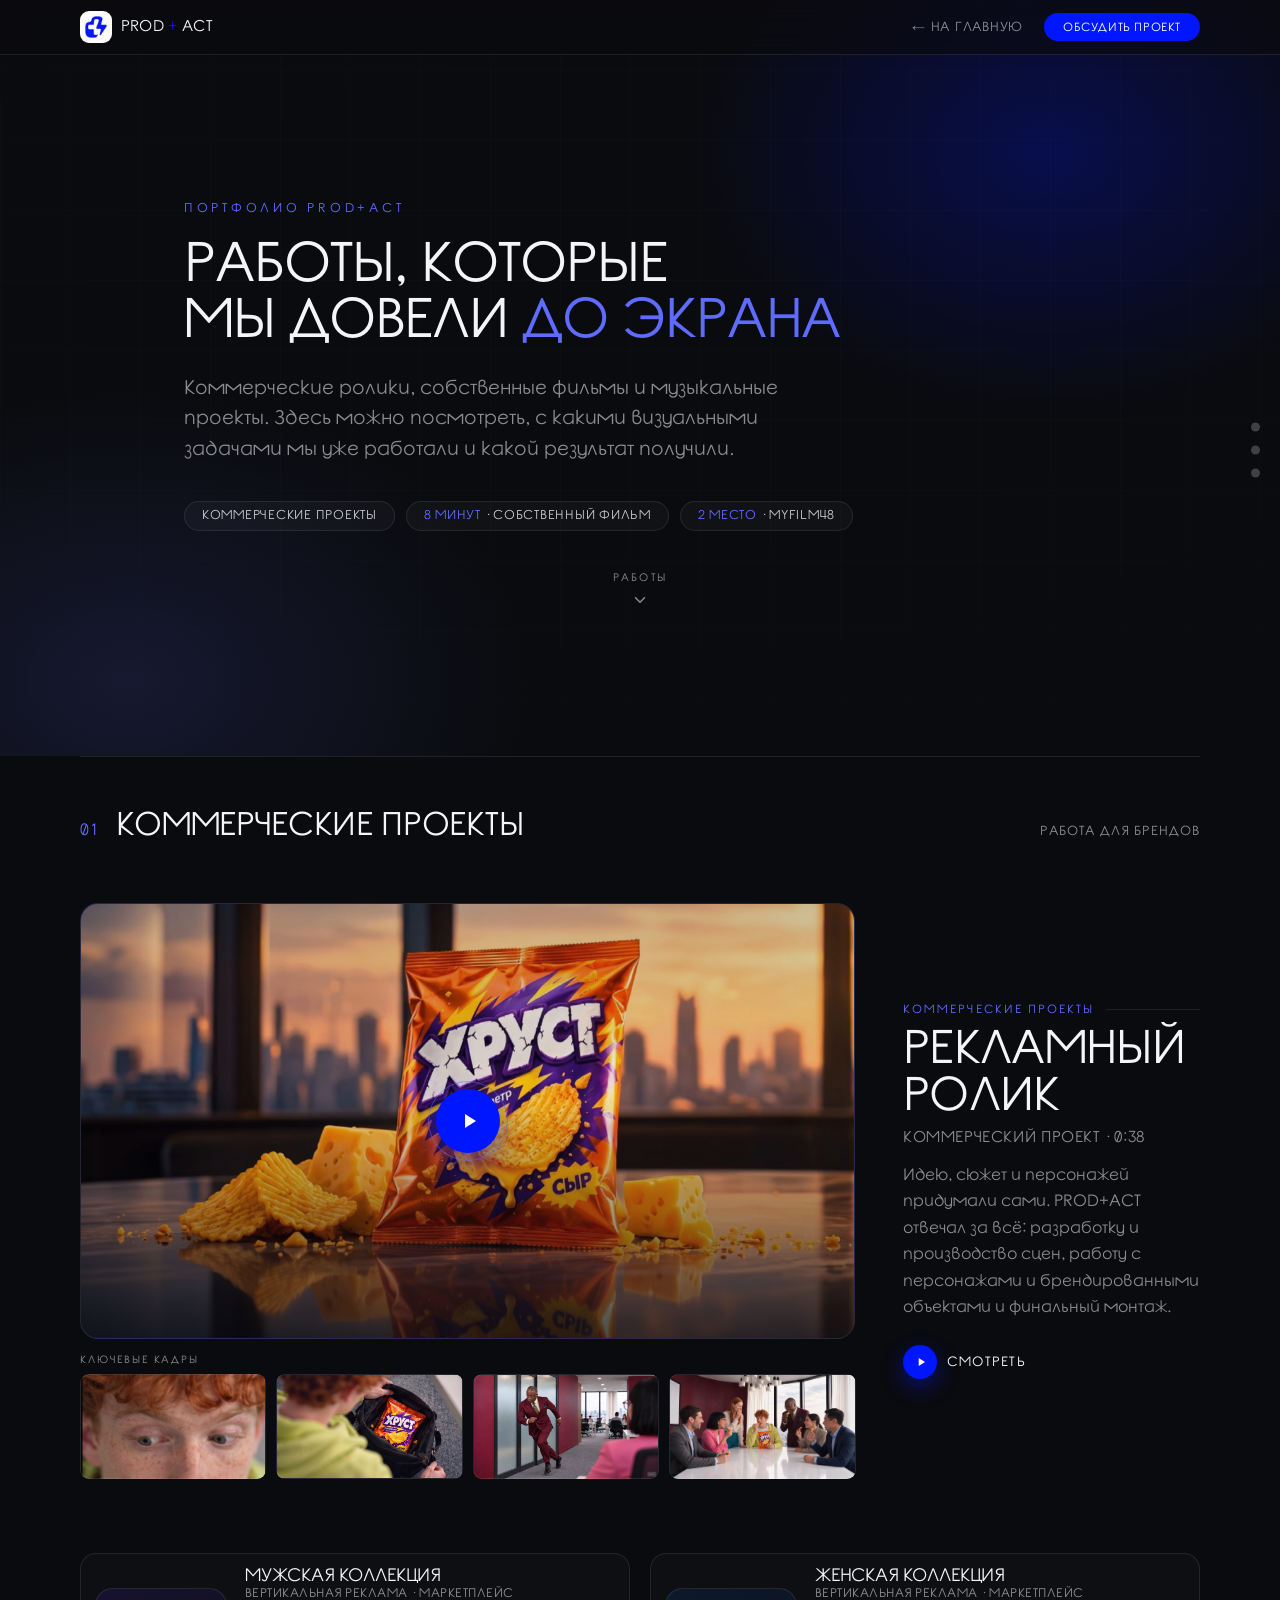
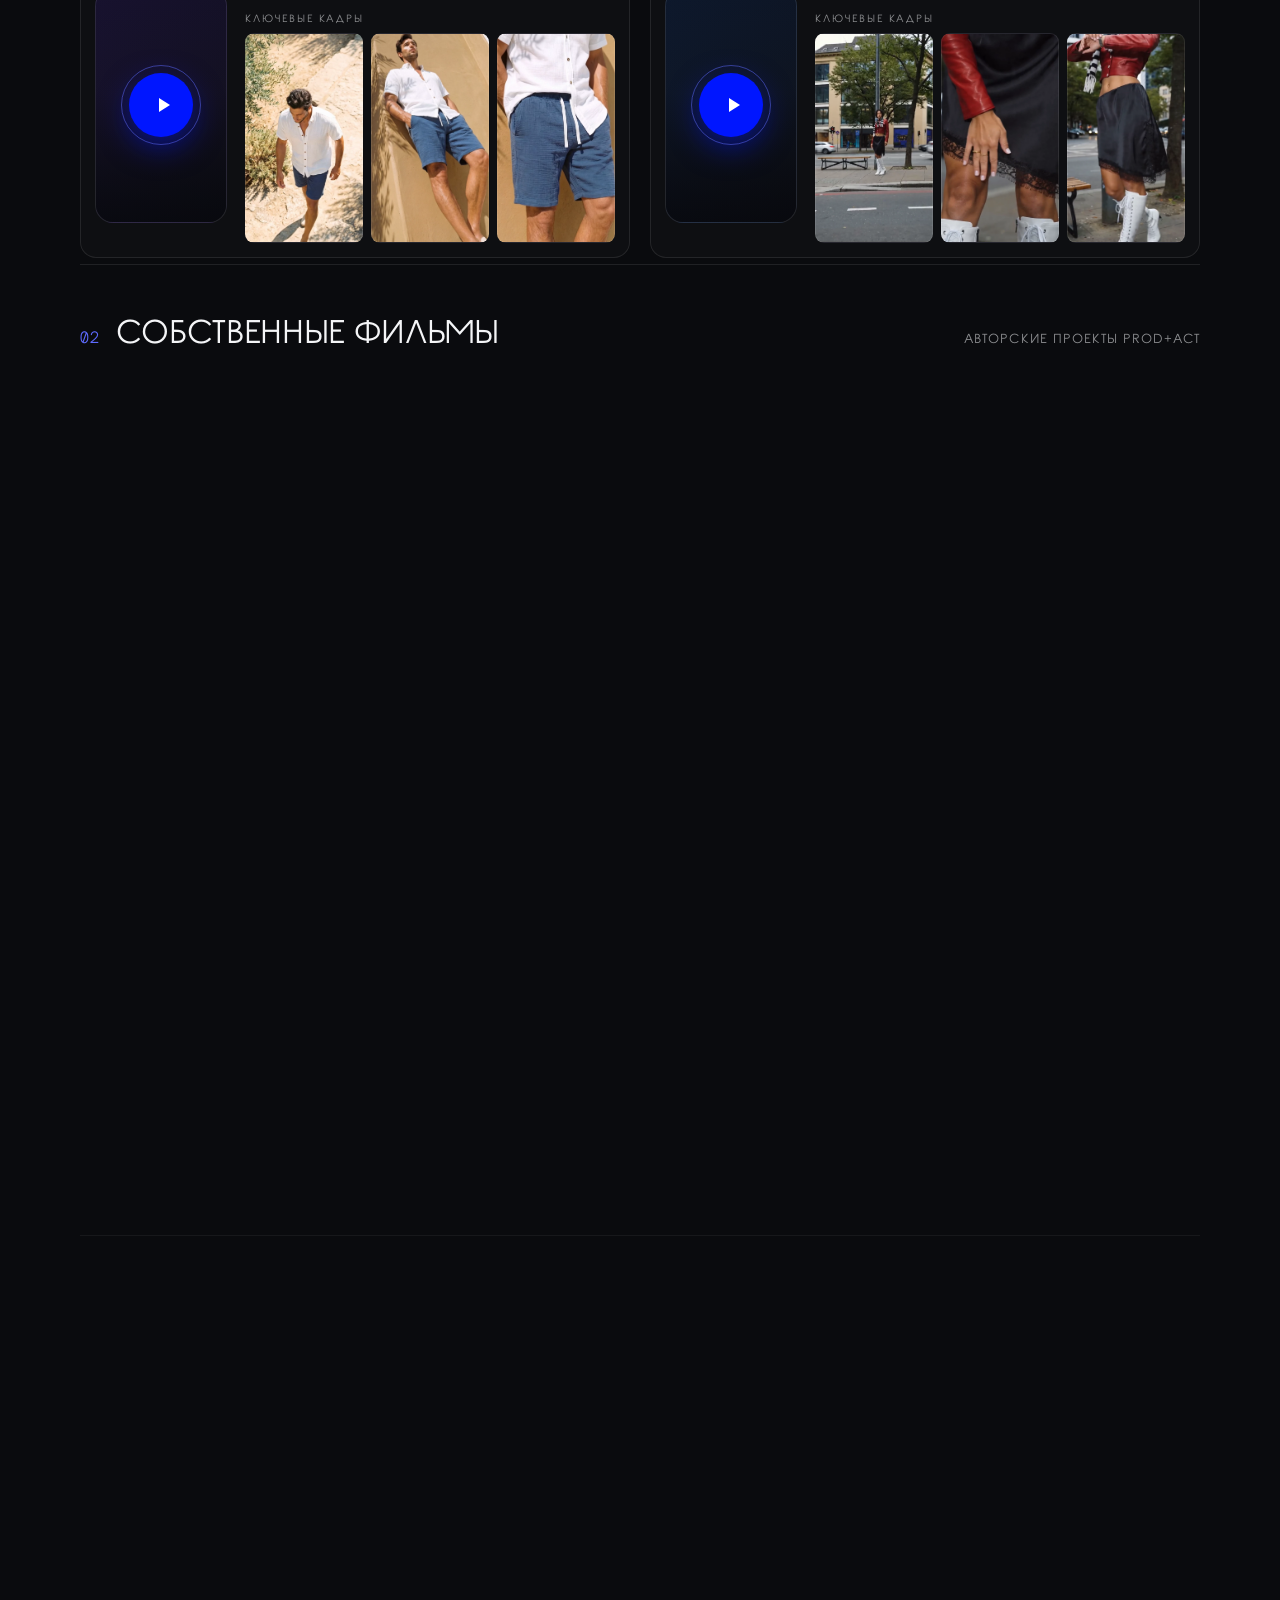
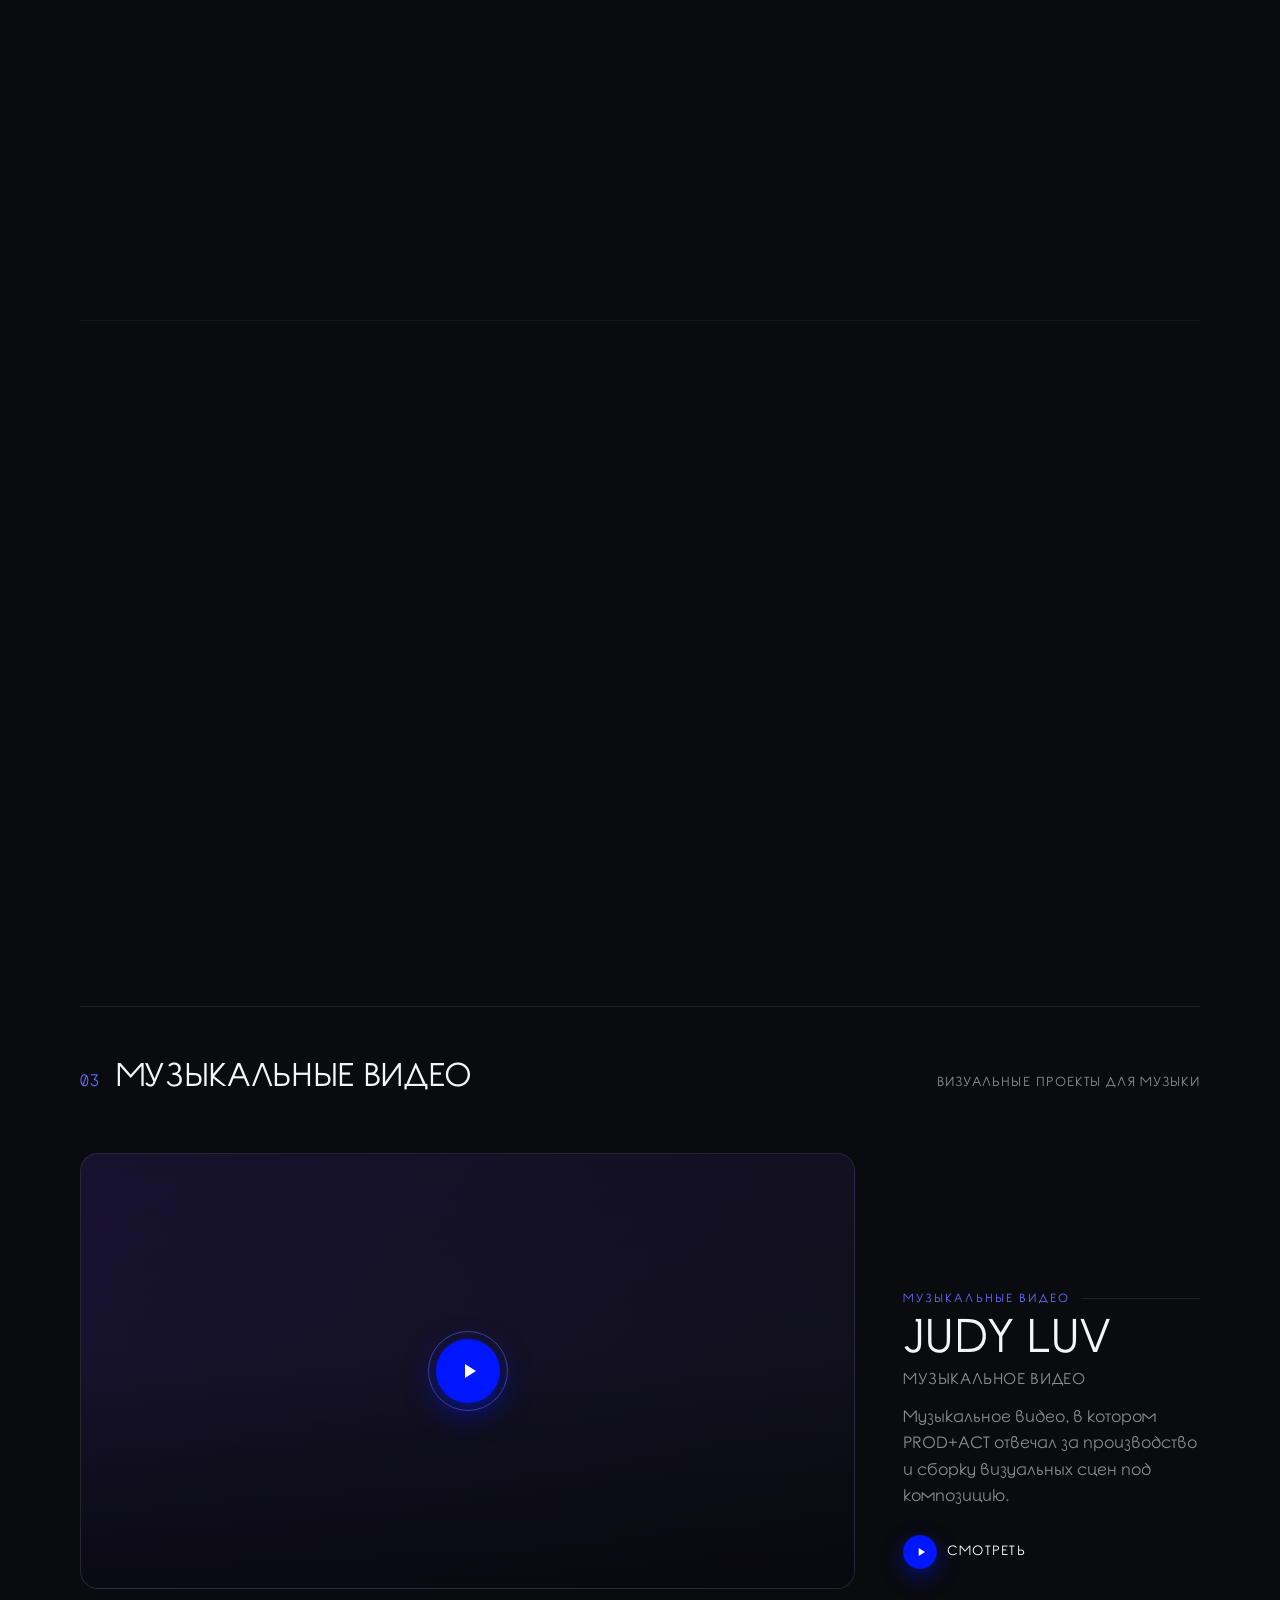
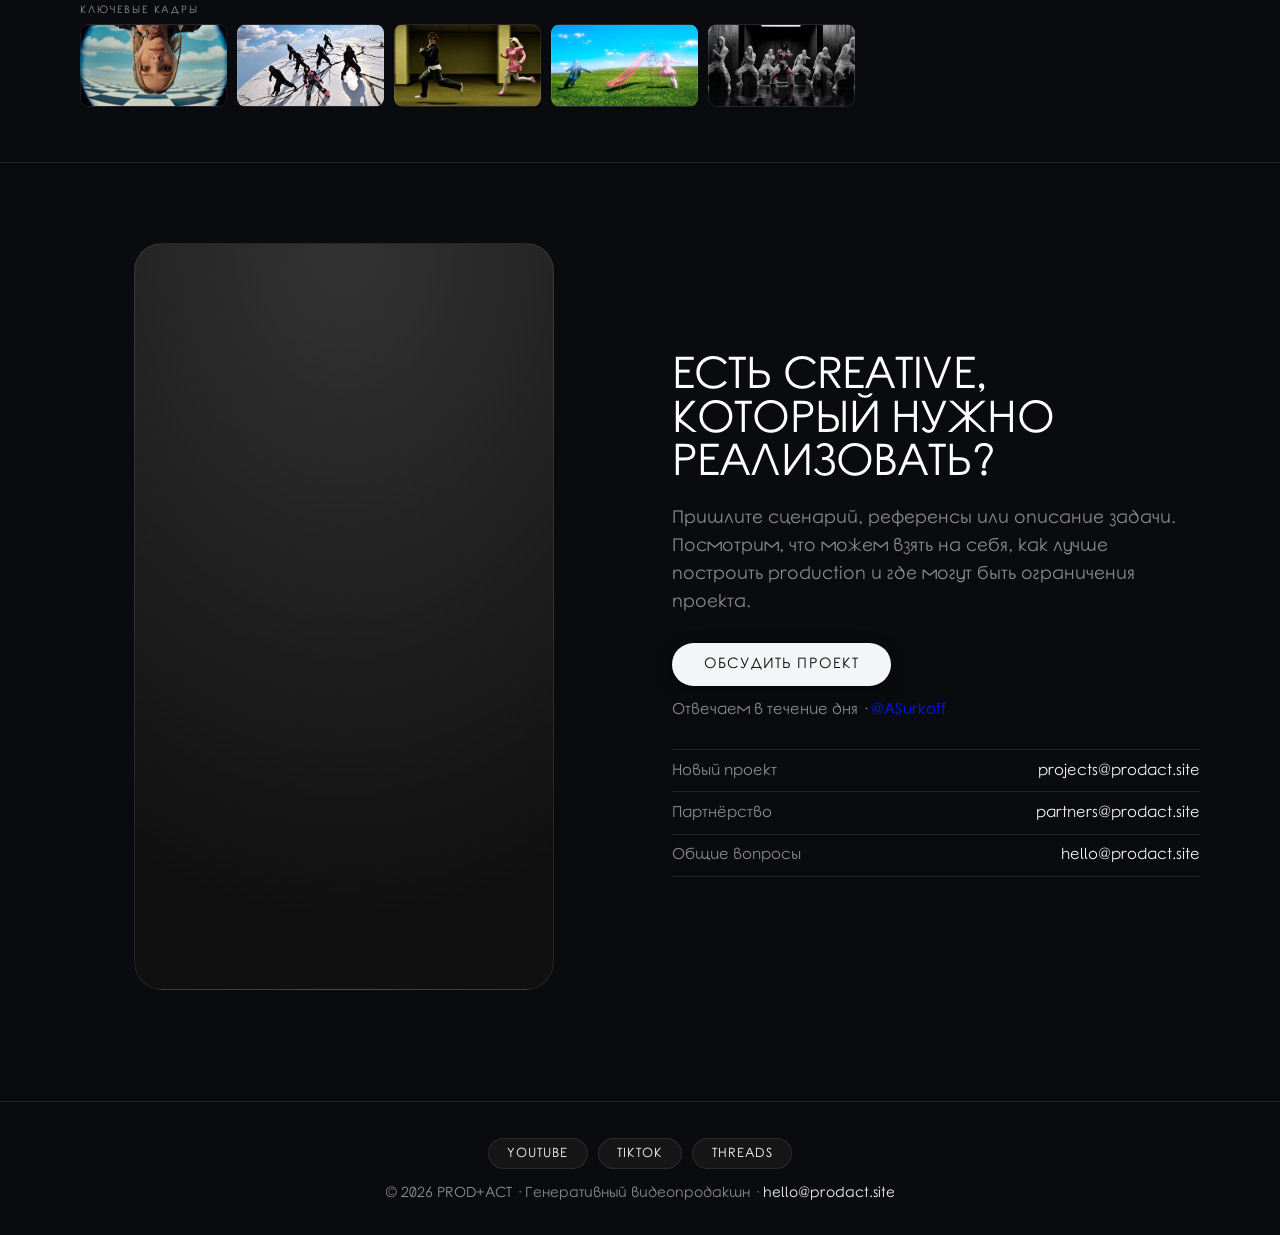
<file: works/index.html>
<!doctype html>
<html lang="ru">
<head>
<meta charset="utf-8">
<meta name="viewport" content="width=device-width, initial-scale=1">
<title>Работы PROD+ACT - видеопродакшн</title>
<meta name="description" content="Портфолио PROD+ACT: коммерческие ролики, собственные фильмы и музыкальные видео, созданные с использованием генеративных технологий.">
<link rel="icon" type="image/png" href="../images/favicon.png">
<link rel="apple-touch-icon" href="../images/favicon.png">
<link rel="preconnect" href="https://fonts.googleapis.com">
<link rel="preconnect" href="https://fonts.gstatic.com" crossorigin>
<link href="https://fonts.googleapis.com/css2?family=Kanit:wght@300;400;500;600;700;800;900&display=swap" rel="stylesheet">
<style>
  @font-face{ font-family:'Educational Gothic'; src:url('../fonts/EducationalGothic-Regular.otf') format('opentype');
    font-weight:400 900; font-style:normal; font-display:swap; }

  *{ box-sizing:border-box; margin:0; padding:0; }
  :root{
    --bg:#0a0b0e; --ink:#F4F5F7; --muted:rgba(244,245,247,.55);
    --line:rgba(255,255,255,.09); --blue:#0016FF; --blue-soft:#5e6bff;
    --card:#161616; --shell:1200px;
  }
  html{ scroll-behavior:smooth; }
  html,body{ background:var(--bg); }
  body{ font-family:'Educational Gothic','Kanit',sans-serif; color:var(--ink); overflow-x:clip; }
  a{ color:inherit; text-decoration:none; }
  img{ display:block; max-width:100%; }
  ::selection{ background:var(--blue); color:#fff; }
  ::-webkit-scrollbar{ width:10px; height:10px; }
  ::-webkit-scrollbar-thumb{ background:#23252e; border-radius:10px; }
  .shell{ width:100%; max-width:var(--shell); margin:0 auto; padding:0 1.5rem; }
  @media(min-width:768px){ .shell{ padding:0 2.5rem; } }

  .progress{ position:fixed; top:0; left:0; height:3px; width:0; background:var(--blue); z-index:120; box-shadow:0 0 12px var(--blue); transition:width .1s linear; }

  /* верхняя панель */
  .topbar{ position:fixed; top:0; left:0; right:0; z-index:100; background:rgba(10,11,14,.6);
    backdrop-filter:blur(14px); -webkit-backdrop-filter:blur(14px); border-bottom:1px solid var(--line); }
  .topbar-in{ display:flex; align-items:center; justify-content:space-between; gap:12px; padding:.65rem 1.5rem; }
  @media(min-width:768px){ .topbar-in{ padding:.7rem 2.5rem; } }
  .brand{ display:flex; align-items:center; gap:.55rem; font-weight:800; text-transform:uppercase; letter-spacing:.02em; font-size:.95rem; }
  .brand img{ width:32px; height:32px; border-radius:9px; object-fit:cover; flex:none; }
  .brand .plus{ color:var(--blue); }
  .top-right{ display:flex; align-items:center; gap:1.3rem; }
  .back{ color:var(--muted); font-size:.8rem; text-transform:uppercase; letter-spacing:.06em; white-space:nowrap; }
  .back:hover{ color:#fff; }
  .cta-sm{ background:var(--blue); color:#fff; font-weight:600; text-transform:uppercase; letter-spacing:.05em;
    font-size:.72rem; padding:.55rem 1.2rem; border-radius:9999px; white-space:nowrap; transition:transform .2s,background .2s; }
  .cta-sm:hover{ transform:translateY(-2px); background:var(--blue-soft); }
  @media(max-width:560px){ .back{ display:none; } .brand span{ display:none; } }

  /* боковые точки */
  .dots{ position:fixed; right:20px; top:50%; transform:translateY(-50%); z-index:90; display:flex; flex-direction:column; gap:14px; }
  .dots a{ position:relative; width:9px; height:9px; border-radius:50%; background:rgba(255,255,255,.22); transition:all .25s; }
  .dots a::after{ content:attr(data-l); position:absolute; right:20px; top:50%; transform:translateY(-50%);
    font-size:.62rem; text-transform:uppercase; letter-spacing:.1em; color:var(--muted); white-space:nowrap; opacity:0; transition:opacity .2s; pointer-events:none; }
  .dots a:hover::after{ opacity:1; }
  .dots a.active{ background:var(--blue); transform:scale(1.5); box-shadow:0 0 10px var(--blue); }
  @media(max-width:1000px){ .dots{ display:none; } }

  /* ============ HERO ============ */
  .hero{ position:relative; min-height:84vh; display:flex; flex-direction:column; justify-content:center; overflow:hidden; padding:7rem 0 3.5rem; }
  .hero-bg{ position:absolute; inset:0; z-index:0; }
  .hero-bg::before{ content:''; position:absolute; inset:0;
    background:
      radial-gradient(40% 50% at 82% 20%, rgba(0,22,255,.26), transparent 70%),
      radial-gradient(45% 55% at 10% 90%, rgba(94,107,255,.14), transparent 70%);
    animation:drift 16s ease-in-out infinite alternate; }
  .hero-bg::after{ content:''; position:absolute; inset:0; opacity:.45;
    background-image:linear-gradient(rgba(255,255,255,.03) 1px, transparent 1px),
                     linear-gradient(90deg, rgba(255,255,255,.03) 1px, transparent 1px);
    background-size:70px 70px;
    -webkit-mask-image:radial-gradient(120% 90% at 50% 40%, #000 25%, transparent 85%);
            mask-image:radial-gradient(120% 90% at 50% 40%, #000 25%, transparent 85%); }
  @keyframes drift{ from{ transform:translate3d(-3%,-2%,0) scale(1.05);} to{ transform:translate3d(4%,3%,0) scale(1.12);} }
  .hero-in{ position:relative; z-index:2; max-width:62rem; }
  .hero-eyebrow{ text-transform:uppercase; letter-spacing:.3em; font-size:.78rem; color:var(--blue-soft); margin-bottom:1.4rem; }
  .hero h1{ font-weight:900; text-transform:uppercase; letter-spacing:-.02em; line-height:1.03;
    font-size:clamp(1.9rem,4.6vw,3.4rem); }
  .hero h1 .ac{ color:var(--blue-soft); }
  .hero-sub{ margin-top:1.5rem; max-width:38rem; color:var(--muted); font-weight:300; line-height:1.6; font-size:clamp(1rem,1.8vw,1.2rem); }
  .hero-stats{ margin-top:2.2rem; display:flex; flex-wrap:wrap; gap:.6rem .7rem; }
  .pill{ border:1px solid var(--line); background:rgba(255,255,255,.03); border-radius:100px; padding:.5rem 1.05rem;
    font-size:.78rem; text-transform:uppercase; letter-spacing:.06em; color:rgba(244,245,247,.8); }
  .pill b{ color:var(--blue-soft); font-weight:600; }
  .scrollcue{ position:relative; z-index:2; margin-top:2.6rem; align-self:center;
    color:var(--muted); font-size:.66rem; text-transform:uppercase; letter-spacing:.2em; display:flex; flex-direction:column; align-items:center; gap:.5rem; }
  .scrollcue svg{ width:18px; height:18px; animation:bob 1.8s ease-in-out infinite; }
  @keyframes bob{ 0%,100%{ transform:translateY(0);} 50%{ transform:translateY(6px);} }

  /* ============ КАТЕГОРИЯ ============ */
  .cat{ display:flex; align-items:baseline; gap:1rem; padding:3.4rem 0 .4rem; border-top:1px solid var(--line); }
  .cat-n{ font-weight:900; color:var(--blue-soft); font-size:1rem; letter-spacing:.05em; }
  .cat-t{ font-weight:900; text-transform:uppercase; letter-spacing:-.01em; font-size:clamp(1.3rem,3vw,2rem); }
  .cat-s{ margin-left:auto; color:var(--muted); font-size:.8rem; text-transform:uppercase; letter-spacing:.08em; }
  @media(max-width:560px){ .cat-s{ display:none; } }

  /* ============ ПОЛОСА (band) ============ */
  .band{ display:grid; grid-template-columns:1fr; gap:1.4rem; align-items:center; padding:2.6rem 0; }
  @media(min-width:900px){
    .band{ grid-template-columns:1.7fr .65fr; gap:3rem; padding:3.4rem 0; }
    .band.flip{ grid-template-columns:.65fr 1.7fr; }
    .band.flip .band-media{ order:2; }
    .band.flip .band-text{ order:1; text-align:right; }
    .band.flip .band-top{ justify-content:flex-end; }
    .band.flip .band-desc{ margin-left:auto; }
  }
  .band + .band{ border-top:1px solid rgba(255,255,255,.055); }
  .band-media{ position:relative; }
  .band-media .ply{ width:100%; }
  .band-num{ position:absolute; z-index:0; font-weight:900; line-height:1; letter-spacing:-.04em;
    font-size:clamp(4rem,9vw,8rem); color:rgba(255,255,255,.045); top:-2.4rem; }
  .band.flip .band-num{ right:0; }
  .band-text{ position:relative; z-index:1; }
  .band-top{ display:flex; align-items:center; gap:.7rem; margin-bottom:.8rem; }
  .band-tag{ text-transform:uppercase; letter-spacing:.18em; font-size:.72rem; color:var(--blue-soft); }
  .band-line{ flex:1; height:1px; background:var(--line); min-width:24px; }
  .band-text h3{ font-weight:900; text-transform:uppercase; letter-spacing:-.015em; line-height:1.02;
    font-size:clamp(1.7rem,3.6vw,3rem); }
  .band-meta{ margin-top:.6rem; color:var(--muted); font-size:.95rem; text-transform:uppercase; letter-spacing:.04em; }
  .band-badge{ display:inline-block; margin-top:1rem; font-size:.66rem; letter-spacing:.08em; text-transform:uppercase; font-weight:600;
    background:rgba(0,22,255,.14); border:1px solid rgba(94,107,255,.45); color:#c7cbff; border-radius:100px; padding:6px 13px; }
  .band-desc{ margin-top:1.1rem; color:var(--muted); font-weight:300; line-height:1.65; font-size:1rem; max-width:30rem; }
  .band-cue{ display:inline-flex; align-items:center; gap:.6rem; margin-top:1.5rem; cursor:pointer;
    font-size:.82rem; text-transform:uppercase; letter-spacing:.1em; color:#fff; transition:gap .25s, color .25s; }
  .band.flip .band-cue{ flex-direction:row-reverse; }
  .band-cue .ic{ width:34px; height:34px; border-radius:50%; background:var(--blue); display:grid; place-items:center; box-shadow:0 8px 22px rgba(0,22,255,.45); transition:transform .25s; }
  .band-cue .ic svg{ width:14px; height:14px; margin-left:2px; fill:#fff; }
  .band-cue:hover{ gap:1rem; color:var(--blue-soft); }
  .band-cue:hover .ic{ transform:scale(1.12); }

  /* featured - заметно крупнее остальных полос */
  .band.feat{ display:block; text-align:center; padding:2.6rem 0 3.8rem; }
  .band.feat .band-media{ max-width:980px; margin:0 auto; }
  .band.feat .band-media .ply{ box-shadow:0 30px 80px rgba(0,22,255,.22); }
  .band.feat .band-text{ max-width:760px; margin:1.7rem auto 0; }
  .band.feat .band-top{ justify-content:center; }
  .band.feat .band-line{ display:none; }
  .band.feat h3{ margin-top:.3rem; font-size:clamp(2.3rem,5.4vw,4rem); }
  .band.feat .band-badge{ margin-top:1rem; }
  .band.feat .band-desc{ margin:1.1rem auto 0; max-width:42rem; }
  .band.feat .band-cue{ justify-content:center; }

  /* ключевые кадры */
  .frames{ margin-top:16px; }
  .frames-lbl{ font-size:.64rem; text-transform:uppercase; letter-spacing:.18em; color:var(--muted); margin-bottom:9px; }
  .frames-row{ display:flex; gap:10px; }
  .frame{ flex:1 1 0; min-width:0; position:relative; border-radius:9px; overflow:hidden; border:1px solid var(--line);
    background:#101119 center/cover no-repeat; transition:transform .3s, border-color .3s, box-shadow .3s; }
  .frame.h{ aspect-ratio:16/9; } .frame.v{ aspect-ratio:9/16; }
  button.frame{ cursor:pointer; padding:0; }
  button.frame:hover{ transform:translateY(-3px); border-color:rgba(94,107,255,.55); box-shadow:0 12px 28px rgba(0,22,255,.22); }
  .frame.ph{ display:grid; place-items:center; border-style:dashed; border-color:rgba(255,255,255,.14);
    background-image:repeating-linear-gradient(135deg, rgba(255,255,255,.016) 0 10px, transparent 10px 20px); }
  .frame.ph span{ color:rgba(255,255,255,.22); font-size:.85rem; font-weight:600; }

  /* кадры сбоку - вертикальная линейка у крупного (featured) видео */
  .band.feat .band-media{ display:flex; gap:16px; align-items:flex-start; max-width:980px; margin:0 auto; }
  .band.feat .band-media .ply{ flex:1 1 auto; }
  .band.feat .frames.side{ order:-1; }
  .frames.side{ flex:0 0 150px; width:150px; margin-top:0; }
  .frames.side .frames-row{ flex-direction:column; }
  .frames.side .frame{ flex:0 0 auto; width:100%; }
  @media(max-width:700px){
    .band.feat .band-media{ flex-direction:column; }
    .frames.side{ flex:none; width:auto; margin-top:16px; }
    .frames.side .frames-row{ flex-direction:row; }
    .frames.side .frame{ flex:1 1 0; }
  }

  /* вертикальные карточки - рекламные ролики для маркетплейсов (два блока в ряд) */
  .vrow{ display:flex; gap:20px; padding:1.2rem 0 .4rem; }
  .vcard{ flex:1 1 0; min-width:0; display:flex; gap:18px; align-items:center; border:1px solid var(--line); border-radius:16px; padding:14px; background:rgba(255,255,255,.02); }
  .vc-video{ flex:0 0 132px; }
  .vc-video .ply{ width:132px; }
  .vc-video .ply-cap{ display:none; }
  .vc-info{ flex:1; min-width:0; }
  .vc-info h4{ font-weight:900; text-transform:uppercase; letter-spacing:-.01em; font-size:1.1rem; }
  .vc-info p{ margin-top:3px; color:var(--muted); font-size:.76rem; text-transform:uppercase; letter-spacing:.04em; }
  .vc-info .frames{ margin-top:14px; }
  .vc-info .frames-row{ gap:8px; }
  .vc-info .frame.v{ flex:1 1 0; width:auto; }
  @media(max-width:760px){ .vrow{ flex-direction:column; } }
  @media(max-width:460px){ .vcard{ flex-direction:column; align-items:flex-start; } .vc-video{ flex:none; } }

  /* лайтбокс для кадров */
  .lightbox{ position:fixed; inset:0; z-index:200; background:rgba(5,6,10,.92); display:none; place-items:center; padding:4vw; cursor:zoom-out; }
  .lightbox.on{ display:grid; }
  .lightbox img{ max-width:100%; max-height:90vh; border-radius:12px; box-shadow:0 30px 80px rgba(0,0,0,.6); }

  /* reveal */
  .reveal{ opacity:0; transform:translateY(34px); transition:opacity .8s cubic-bezier(.2,.65,.2,1), transform .8s cubic-bezier(.2,.65,.2,1); will-change:opacity,transform; }
  .reveal.in{ opacity:1; transform:none; }
  @media (prefers-reduced-motion:reduce){ .reveal{ opacity:1; transform:none; transition:none; } .hero-bg::before{ animation:none; } .scrollcue svg{ animation:none; } }

  /* ============ ПЛЕЕР-КАРТОЧКА ============ */
  .ply{ position:relative; border-radius:18px; overflow:hidden; border:1px solid var(--line); cursor:pointer;
    background:linear-gradient(150deg,#1a1c26,#0e0f14); isolation:isolate;
    transition:transform .45s cubic-bezier(.2,.65,.2,1), box-shadow .45s, border-color .45s; }
  .ply.h{ aspect-ratio:16/9; } .ply.v{ aspect-ratio:9/16; }
  .ply.g1{ background:linear-gradient(150deg,#121a4a,#0e0f14); }
  .ply.g2{ background:linear-gradient(150deg,#1b1436,#0e0f14); }
  .ply.g3{ background:linear-gradient(150deg,#0f1c33,#0e0f14); }
  .ply:hover{ transform:translateY(-5px); border-color:rgba(94,107,255,.5); box-shadow:0 26px 60px rgba(0,22,255,.26); }
  .ply-poster{ position:absolute; inset:0; z-index:-1; overflow:hidden; }
  .ply-poster img{ width:100%; height:100%; object-fit:cover; transition:transform .7s cubic-bezier(.2,.65,.2,1); }
  .ply:hover .ply-poster img{ transform:scale(1.06); }
  .ply::before{ content:''; position:absolute; inset:0; z-index:1; pointer-events:none;
    background:linear-gradient(to top, rgba(6,7,12,.72) 0%, rgba(6,7,12,.03) 55%, rgba(6,7,12,.18) 100%); }
  .ply-play{ position:absolute; top:50%; left:50%; transform:translate(-50%,-50%); z-index:2;
    width:64px; height:64px; border-radius:50%; border:none; cursor:pointer; background:var(--blue);
    display:grid; place-items:center; box-shadow:0 10px 30px rgba(0,22,255,.5); transition:transform .3s, background .3s; }
  .ply-play::after{ content:''; position:absolute; inset:-8px; border-radius:50%; border:1px solid rgba(94,107,255,.5); animation:pulse 2.6s ease-out infinite; }
  @keyframes pulse{ 0%{ transform:scale(1); opacity:.7; } 100%{ transform:scale(1.5); opacity:0; } }
  .ply:hover .ply-play{ transform:translate(-50%,-50%) scale(1.1); background:var(--blue-soft); }
  .ply-play svg{ width:24px; height:24px; margin-left:3px; fill:#fff; }
  .ply-cap{ position:absolute; left:16px; right:16px; bottom:14px; z-index:2; }
  .ply-cap b{ display:block; font-weight:600; text-transform:uppercase; letter-spacing:.02em; line-height:1.15; font-size:.95rem; }
  .ply-cap span{ display:block; margin-top:3px; color:rgba(255,255,255,.66); font-size:.78rem; font-weight:300; }
  .band-media .ply-cap{ display:none; }
  .ply .badge{ position:absolute; top:14px; left:14px; z-index:2; font-size:.62rem; letter-spacing:.1em;
    text-transform:uppercase; font-weight:600; background:rgba(0,22,255,.92); color:#fff; border-radius:100px; padding:5px 11px; box-shadow:0 6px 18px rgba(0,22,255,.4); }
  .ply iframe{ position:absolute; inset:0; width:100%; height:100%; border:0; z-index:5; }
  .ply.playing .ply-play, .ply.playing .ply-cap, .ply.playing::before, .ply.playing .badge{ display:none; }
  .ply.playing:hover{ transform:none; box-shadow:none; }

  /* ============ КОНТАКТ (1:1 с главной) ============ */
  .contact{ padding:5rem 0 7rem; border-top:1px solid var(--line); }
  .contact-grid{ display:grid; grid-template-columns:1fr; gap:2.5rem; align-items:center; }
  @media(min-width:900px){ .contact-grid{ grid-template-columns:1fr 1fr; gap:4rem; } }
  .contact-photo{ aspect-ratio:9/16; width:100%; max-width:420px; justify-self:center; border-radius:28px; border:1px solid var(--line); overflow:hidden;
    background:radial-gradient(120% 90% at 50% 0%, #333, #101010); }
  .contact-photo video{ width:100%; height:100%; object-fit:cover; display:block; }
  .grad{ color:#ffffff; }
  .h-sec{ font-weight:900; text-transform:uppercase; letter-spacing:-.02em; line-height:1; font-size:clamp(2.4rem,8vw,6rem); }
  .contact-cta h2{ margin-bottom:1.2rem; font-size:clamp(1.9rem,3.4vw,3rem); }
  .contact-lead{ margin-bottom:1.6rem; max-width:34rem; color:var(--muted); font-weight:300; line-height:1.6; font-size:clamp(.95rem,1.4vw,1.1rem); }
  .btn-white{ display:inline-block; cursor:pointer; border:none; font-family:inherit; background:var(--ink); color:#0f1013; font-weight:600; text-transform:uppercase; letter-spacing:.08em;
    border-radius:9999px; padding:.9rem 2rem; font-size:.9rem; transition:transform .2s, box-shadow .2s; box-shadow:0 4px 16px rgba(0,0,0,.4); }
  .btn-white:hover{ transform:translateY(-2px); box-shadow:0 8px 22px rgba(0,0,0,.4); }
  .contact-caption{ margin-top:1.1rem; color:var(--muted); font-weight:300; font-size:.95rem; }
  .contact-caption a{ color:var(--blue); font-weight:500; }
  .contact-mails{ list-style:none; margin-top:2rem; max-width:34rem; border-top:1px solid var(--line); }
  .contact-mails li{ display:flex; flex-wrap:wrap; justify-content:space-between; align-items:baseline; gap:.2rem 1rem;
    padding:.85rem 0; border-bottom:1px solid var(--line); font-size:.95rem; }
  .contact-mails span{ color:var(--muted); font-weight:300; }
  .contact-mails a{ color:var(--ink); font-weight:500; transition:color .2s; }
  .contact-mails a:hover{ color:#5866ff; }

  footer{ border-top:1px solid var(--line); padding:2.2rem 0; text-align:center; color:var(--muted); font-weight:300; font-size:.88rem; }
  footer a{ color:var(--ink); }
  .footer-social{ display:flex; justify-content:center; flex-wrap:wrap; gap:10px; margin-bottom:1.1rem; }
  .footer-social a{ padding:.5rem 1.15rem; border:1px solid var(--line); border-radius:100px; background:var(--card);
    font-size:.8rem; font-weight:500; text-transform:uppercase; letter-spacing:.08em; transition:background .2s, border-color .2s; }
  .footer-social a:hover{ background:var(--blue); border-color:var(--blue); color:#fff; }
</style>
</head>
<body>

  <div class="progress" id="progress"></div>

  <header class="topbar">
    <div class="shell topbar-in">
      <a class="brand" href="../"><img src="../images/favicon.png" alt=""><span>PROD <span class="plus">+</span> ACT</span></a>
      <div class="top-right">
        <a class="back" href="../">← На главную</a>
        <a class="cta-sm" href="https://t.me/ASurkoff" target="_blank" rel="noopener">Обсудить проект</a>
      </div>
    </div>
  </header>

  <nav class="dots" id="dots"></nav>

  <!-- HERO -->
  <section class="hero" id="top">
    <div class="hero-bg"></div>
    <div class="shell hero-in">
      <div class="hero-eyebrow">Портфолио PROD+ACT</div>
      <h1>Работы, которые<br>мы довели <span class="ac">до экрана</span></h1>
      <p class="hero-sub">Коммерческие ролики, собственные фильмы и музыкальные проекты. Здесь можно посмотреть, с какими визуальными задачами мы уже работали и какой результат получили.</p>
      <div class="hero-stats">
        <span class="pill">Коммерческие проекты</span>
        <span class="pill"><b>8 минут</b> · собственный фильм</span>
        <span class="pill"><b>2 место</b> · MyFilm48</span>
      </div>
    </div>
    <div class="scrollcue">работы
      <svg viewBox="0 0 24 24" fill="none" stroke="currentColor" stroke-width="2" stroke-linecap="round" stroke-linejoin="round"><path d="M6 9l6 6 6-6"/></svg>
    </div>
  </section>

  <main class="shell" id="app"></main>

  <!-- КОНТАКТ -->
  <section class="contact" id="contact">
    <div class="shell contact-grid">
      <div class="contact-photo reveal">
        <video autoplay muted loop playsinline>
          <source src="../videos/brand.mp4" type="video/mp4">
        </video>
      </div>
      <div class="contact-cta reveal">
        <h2 class="h-sec grad">Есть creative, который нужно реализовать?</h2>
        <p class="contact-lead">Пришлите сценарий, референсы или описание задачи. Посмотрим, что можем взять на&nbsp;себя, как лучше построить production и&nbsp;где могут быть ограничения проекта.</p>
        <a class="btn-white" href="https://t.me/ASurkoff" target="_blank" rel="noopener">Обсудить проект</a>
        <p class="contact-caption">Отвечаем в&nbsp;течение дня · <a href="https://t.me/ASurkoff" target="_blank" rel="noopener">@ASurkoff</a></p>
        <ul class="contact-mails">
          <li><span>Новый проект</span><a href="mailto:projects@prodact.site">projects@prodact.site</a></li>
          <li><span>Партнёрство</span><a href="mailto:partners@prodact.site">partners@prodact.site</a></li>
          <li><span>Общие вопросы</span><a href="mailto:hello@prodact.site">hello@prodact.site</a></li>
        </ul>
      </div>
    </div>
  </section>

  <footer>
    <div class="footer-social">
      <a href="https://www.youtube.com/@PROD-ACT" target="_blank" rel="noopener">YouTube</a>
      <a href="https://www.tiktok.com/@prod_act" target="_blank" rel="noopener">TikTok</a>
      <a href="https://www.threads.com/@prod.act.agency" target="_blank" rel="noopener">Threads</a>
    </div>
    <div>© <span id="year"></span> PROD+ACT · Генеративный видеопродакшн · <a href="mailto:hello@prodact.site">hello@prodact.site</a></div>
  </footer>

  <div class="lightbox" id="lightbox"><img alt=""></div>

<script>
  /* rt = ID видео с Rutube. frames = число кадров-плейсхолдеров ИЛИ массив путей к картинкам (["frames/xxx/1.jpg", ...]). */
  const SECTIONS = [
    { id:"ads", nav:"Коммерческие", num:"01", title:"Коммерческие проекты", sub:"работа для брендов", type:"band", items:[
      { title:"Рекламный ролик", meta:"Коммерческий проект · 0:38", g:"g1", poster:"frames/hrust/poster.jpg", rt:"9dc3f20cedc6e197b7d911858fe30b34", frames:["frames/hrust/closeup.png","frames/hrust/backpack.webp","frames/hrust/run.webp","frames/hrust/team.webp"],
        desc:"Идею, сюжет и персонажей придумали сами. PROD+ACT отвечал за всё: разработку и производство сцен, работу с персонажами и брендированными объектами и финальный монтаж." },
      { title:"Мужская коллекция", meta:"Вертикальная реклама · маркетплейс", g:"g2", a:"v", rt:"fc5678cc228d00d9f1a8360e458dd207", frames:["frames/shorts/1.webp","frames/shorts/2.webp","frames/shorts/3.webp"], vcard:true },
      { title:"Женская коллекция", meta:"Вертикальная реклама · маркетплейс", g:"g3", a:"v", rt:"08c4cef4568e0bd2691409752d8f9f3b", frames:["frames/ubka/1.webp","frames/ubka/2.webp","frames/ubka/3.webp"], vcard:true },
    ]},
    { id:"films", nav:"Фильмы", num:"02", title:"Собственные фильмы", sub:"авторские проекты PROD+ACT", type:"band", items:[
      { title:"Out of Credits", meta:"Короткий фильм · 8 минут", g:"g1", featured:true, frames:["frames/ooc/1.webp","frames/ooc/2.webp","frames/ooc/4.webp","frames/ooc/hero.webp","frames/ooc/5.webp"],
        rt:"7fe68218b381596ba89df044b3e46de9",
        desc:"Собственный восьмиминутный фильм PROD+ACT - от идеи до финальной сборки. В проекте мы работали с постоянными персонажами, диалоговыми сценами, несколькими локациями и визуальной связностью на длинном хронометраже." },
      { title:"Новый игрок", meta:"Короткометражный фильм", g:"g2", badge:"2 место · MyFilm48", rt:"c2056eb55cf32123c4a064639f2a6b10", frames:["frames/igrok/1.webp","frames/igrok/2.webp","frames/igrok/3.webp","frames/igrok/4.webp"],
        desc:"Короткометражный фильм PROD+ACT для международного кинофестиваля MyFilm48 - 2 место. Идея, сценарий и визуальная реализация - полностью наши." },
      { title:"Hired to Finish", meta:"Короткометражный фильм", g:"g3", poster:"frames/hired/poster.jpg", frames:["frames/hired/1.webp","frames/hired/2.webp","frames/hired/3.webp","frames/hired/4.webp"],
        rt:"d7f14262a337d244f3023ebd2e77a143",
        desc:"Короткометражный фильм PROD+ACT. Показывает умение уместить в короткое видео многогранность персонажа и при этом сохранить цельный сюжет." },
    ]},
    { id:"clips", nav:"Музыка", num:"03", title:"Музыкальные видео", sub:"визуальные проекты для музыки", type:"band", items:[
      { title:"Judy Luv", meta:"Музыкальное видео", g:"g2", rt:"a35e881cd394906eaea76ee186f75282", frames:["frames/judy/1.webp","frames/judy/2.webp","frames/judy/3.webp","frames/judy/4.webp","frames/judy/5.webp"],
        desc:"Музыкальное видео, в котором PROD+ACT отвечал за производство и сборку визуальных сцен под композицию." },
    ]},
  ];

  const PLAY_SVG = '<svg viewBox="0 0 24 24"><path d="M8 5v14l11-7z"/></svg>';
  const isReal = rt => rt && !rt.startsWith('RUTUBE_ID') && !rt.startsWith('http');

  function plyHTML(w, orient){
    const posterSrc = w.poster || (isReal(w.rt) ? 'https://rutube.ru/api/video/'+w.rt+'/thumbnail/?redirect=1' : '');
    const poster = posterSrc ? `<div class="ply-poster"><img src="${posterSrc}" alt="" onerror="this.closest('.ply-poster').remove()"></div>` : '';
    const badge  = w.badge ? `<span class="badge">${w.badge}</span>` : '';
    return `<div class="ply ${orient} ${w.g||''}" data-rt="${w.rt}">
      ${poster}${badge}
      <button class="ply-play" aria-label="Смотреть">${PLAY_SVG}</button>
      <div class="ply-cap"><b>${w.title}</b>${w.meta?`<span>${w.meta}</span>`:''}</div>
    </div>`;
  }

  function framesHTML(w, orient, side){
    const f = w.frames;
    if(!f) return '';
    let items;
    if(Array.isArray(f)){
      items = f.map((src,i)=>`<button class="frame ${orient}" data-full="${src}" style="background-image:url('${src}')" aria-label="Кадр ${i+1}"></button>`).join('');
    }else{
      items = Array.from({length:f},(_,i)=>`<div class="frame ${orient} ph"><span>${i+1}</span></div>`).join('');
    }
    return `<div class="frames${side?' side':''}"><div class="frames-lbl">Ключевые кадры</div><div class="frames-row">${items}</div></div>`;
  }

  function vcardHTML(w){
    return `<div class="vcard reveal">
      <div class="vc-video">${plyHTML(w,'v')}</div>
      <div class="vc-info">
        <h4>${w.title}</h4>${w.meta?`<p>${w.meta}</p>`:''}
        ${framesHTML(w,'v')}
      </div>
    </div>`;
  }

  let bandIdx = 0;
  function bandHTML(w, tag){
    const n = String(++bandIdx).padStart(2,'0');
    const badge = w.badge?`<span class="band-badge">${w.badge}</span>`:'';
    const desc  = w.desc?`<p class="band-desc">${w.desc}</p>`:'';
    const cue   = `<span class="band-cue"><span class="ic">${PLAY_SVG}</span>Смотреть</span>`;
    const fo = (w.a==='v') ? 'v' : 'h';
    if(w.featured){
      return `<div class="band feat">
        <div class="band-media reveal">${plyHTML(w,'h')}${framesHTML(w,fo,true)}</div>
        <div class="band-text reveal">
          <div class="band-top"><span class="band-tag">${tag}</span></div>
          <h3>${w.title}</h3>
          <p class="band-meta">${w.meta||''}</p>
          ${badge}${desc}${cue}
        </div>
      </div>`;
    }
    const flip = (bandIdx % 2 === 0) ? ' flip' : '';
    return `<div class="band${flip}">
      <div class="band-media reveal">${plyHTML(w,'h')}${framesHTML(w,fo)}</div>
      <div class="band-text reveal">
        <div class="band-top"><span class="band-tag">${tag}</span><span class="band-line"></span></div>
        <h3>${w.title}</h3>
        <p class="band-meta">${w.meta||''}</p>
        ${badge}${desc}${cue}
      </div>
    </div>`;
  }

  const app = document.getElementById('app');
  app.innerHTML = SECTIONS.map(s=>{
    const head = `<div class="cat"><span class="cat-n">${s.num}</span><span class="cat-t">${s.title}</span><span class="cat-s">${s.sub}</span></div>`;
    const bandsHTML = s.items.filter(w=>!w.vcard).map(w=>bandHTML(w, s.title)).join('');
    const vcards = s.items.filter(w=>w.vcard);
    const vrow = vcards.length ? `<div class="vrow">${vcards.map(vcardHTML).join('')}</div>` : '';
    return `<section id="${s.id}" data-nav="${s.nav}">${head}${bandsHTML}${vrow}</section>`;
  }).join('');

  /* клик по карточке/кнопке «Смотреть» → Rutube грузится и сразу играет */
  document.addEventListener('click', e=>{
    let ply = e.target.closest('.ply');
    const cue = e.target.closest('.band-cue');
    if(cue && !ply){ const b = cue.closest('.band'); ply = b && b.querySelector('.ply'); }
    if(!ply || ply.classList.contains('playing')) return;
    const rt = ply.getAttribute('data-rt') || '';
    if(!isReal(rt) && !rt.startsWith('http')){
      alert('Плеер заработает, когда в поле rt вписать ID видео с Rutube (сейчас placeholder).'); return;
    }
    const src = rt.startsWith('http')
      ? (rt + (rt.includes('?') ? '&' : '?') + 'autoplay=true')
      : ('https://rutube.ru/play/embed/' + rt + '/?autoplay=true');
    const ifr = document.createElement('iframe');
    ifr.src = src;
    ifr.title = ply.querySelector('.ply-cap b')?.textContent || 'Видео';
    ifr.allow = 'clipboard-write; autoplay; fullscreen; encrypted-media; picture-in-picture';
    ifr.setAttribute('allowfullscreen','');
    ply.appendChild(ifr);
    ply.classList.add('playing');
  });
  window.addEventListener('message', function(e){
    let msg; try{ msg = JSON.parse(e.data); }catch(_){ return; }
    if(!msg || msg.type !== 'player:ready') return;
    document.querySelectorAll('.ply iframe').forEach(function(f){
      if(f.contentWindow === e.source) f.contentWindow.postMessage(JSON.stringify({ type:'player:play', data:{} }), '*');
    });
  });

  /* лайтбокс для ключевых кадров */
  const lb = document.getElementById('lightbox');
  const lbImg = lb.querySelector('img');
  document.addEventListener('click', e=>{
    const fr = e.target.closest('button.frame');
    if(fr){ lbImg.src = fr.dataset.full; lb.classList.add('on'); }
  });
  lb.addEventListener('click', ()=>{ lb.classList.remove('on'); lbImg.src=''; });
  document.addEventListener('keydown', e=>{ if(e.key==='Escape' && lb.classList.contains('on')){ lb.classList.remove('on'); lbImg.src=''; } });

  /* reveal по прокрутке */
  const io = new IntersectionObserver((es)=>{ es.forEach(en=>{ if(en.isIntersecting){ en.target.classList.add('in'); io.unobserve(en.target); } }); }, { threshold:.12, rootMargin:'0px 0px -8% 0px' });
  document.querySelectorAll('.reveal').forEach(el=>io.observe(el));

  /* боковые точки + прогресс */
  const secs = [...document.querySelectorAll('section[data-nav]')];
  const dots = document.getElementById('dots');
  dots.innerHTML = secs.map(s=>`<a href="#${s.id}" data-l="${s.dataset.nav}"></a>`).join('');
  const dotEls = [...dots.children];
  const progress = document.getElementById('progress');
  let ticking = false;
  function onScroll(){
    const h = document.documentElement;
    progress.style.width = (h.scrollTop/(h.scrollHeight-h.clientHeight)*100) + '%';
    let active = -1;
    secs.forEach((s,i)=>{ if(s.getBoundingClientRect().top <= innerHeight*0.4) active = i; });
    dotEls.forEach((d,i)=>d.classList.toggle('active', i===active));
    ticking = false;
  }
  window.addEventListener('scroll', ()=>{ if(!ticking){ requestAnimationFrame(onScroll); ticking=true; } }, { passive:true });
  onScroll();

  const _y = document.getElementById('year');
  if(_y) _y.textContent = new Date().getFullYear();
</script>
</body>
</html>
</file>
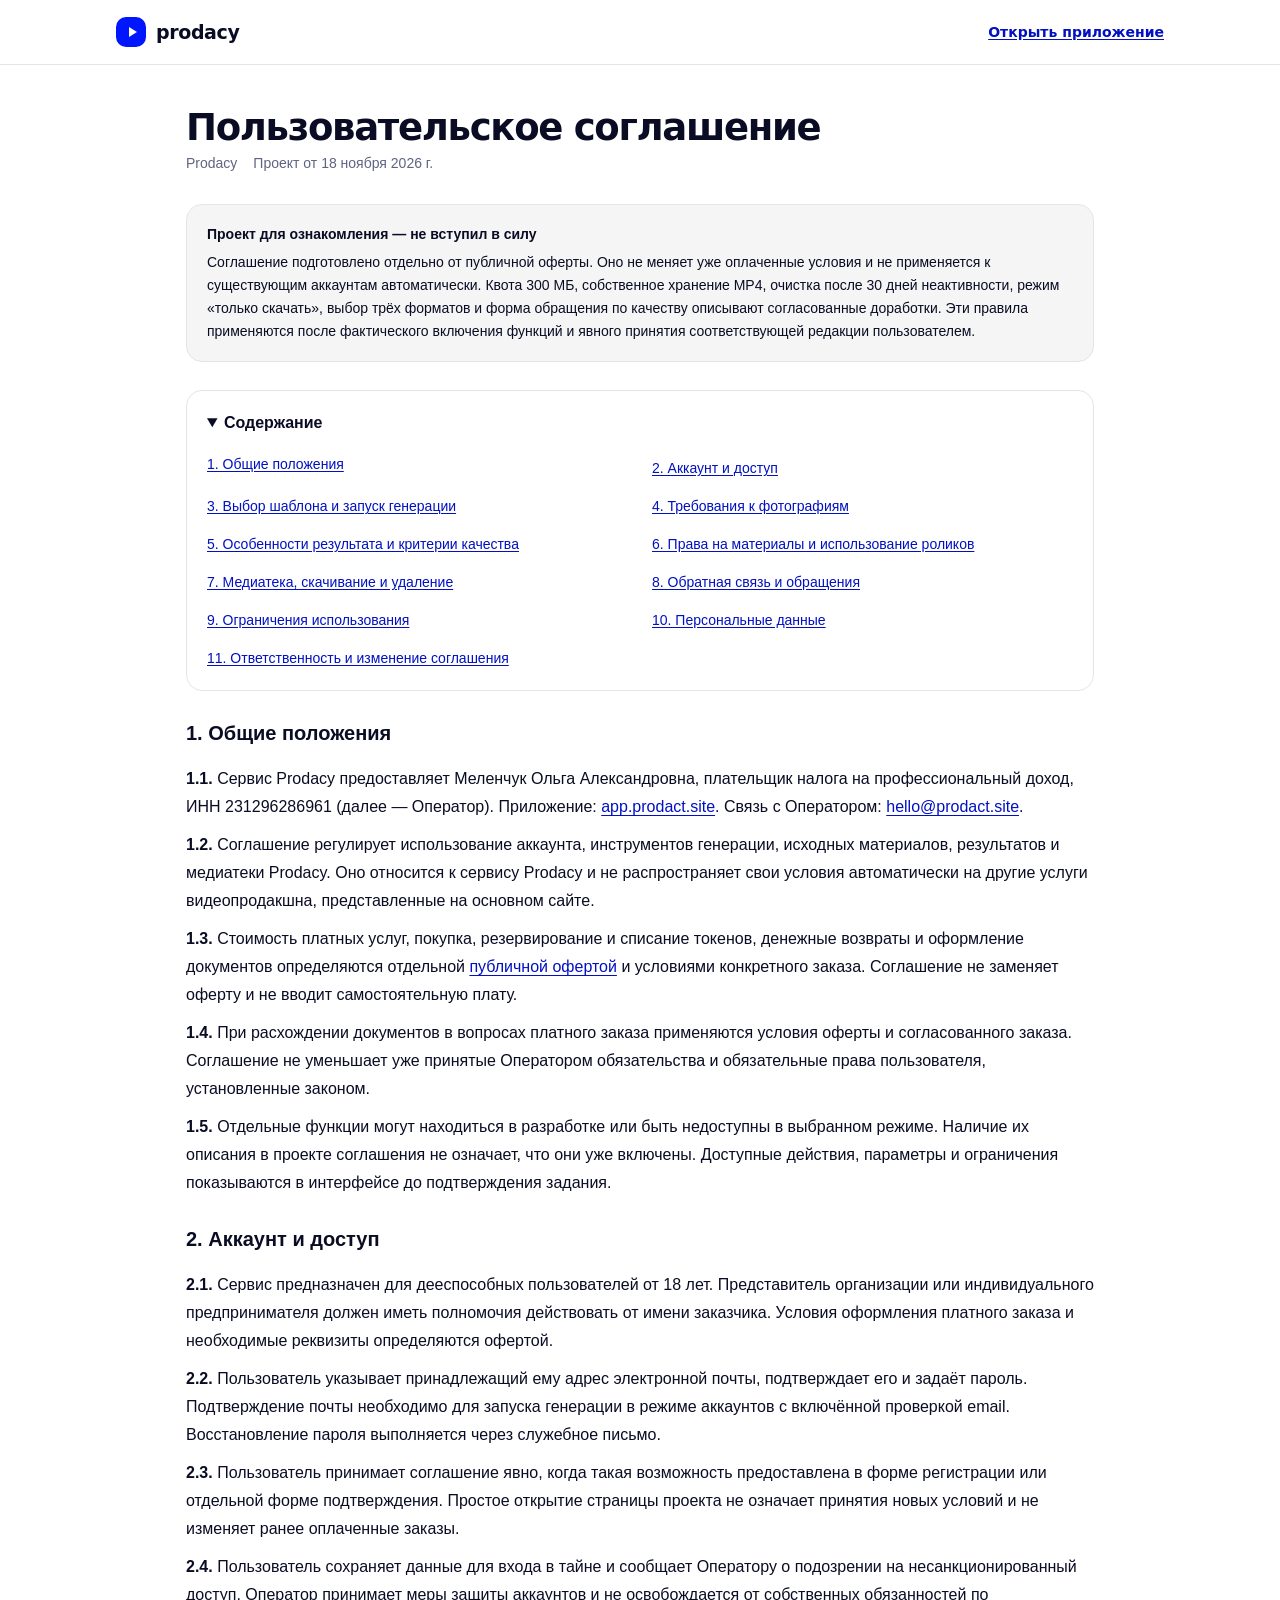
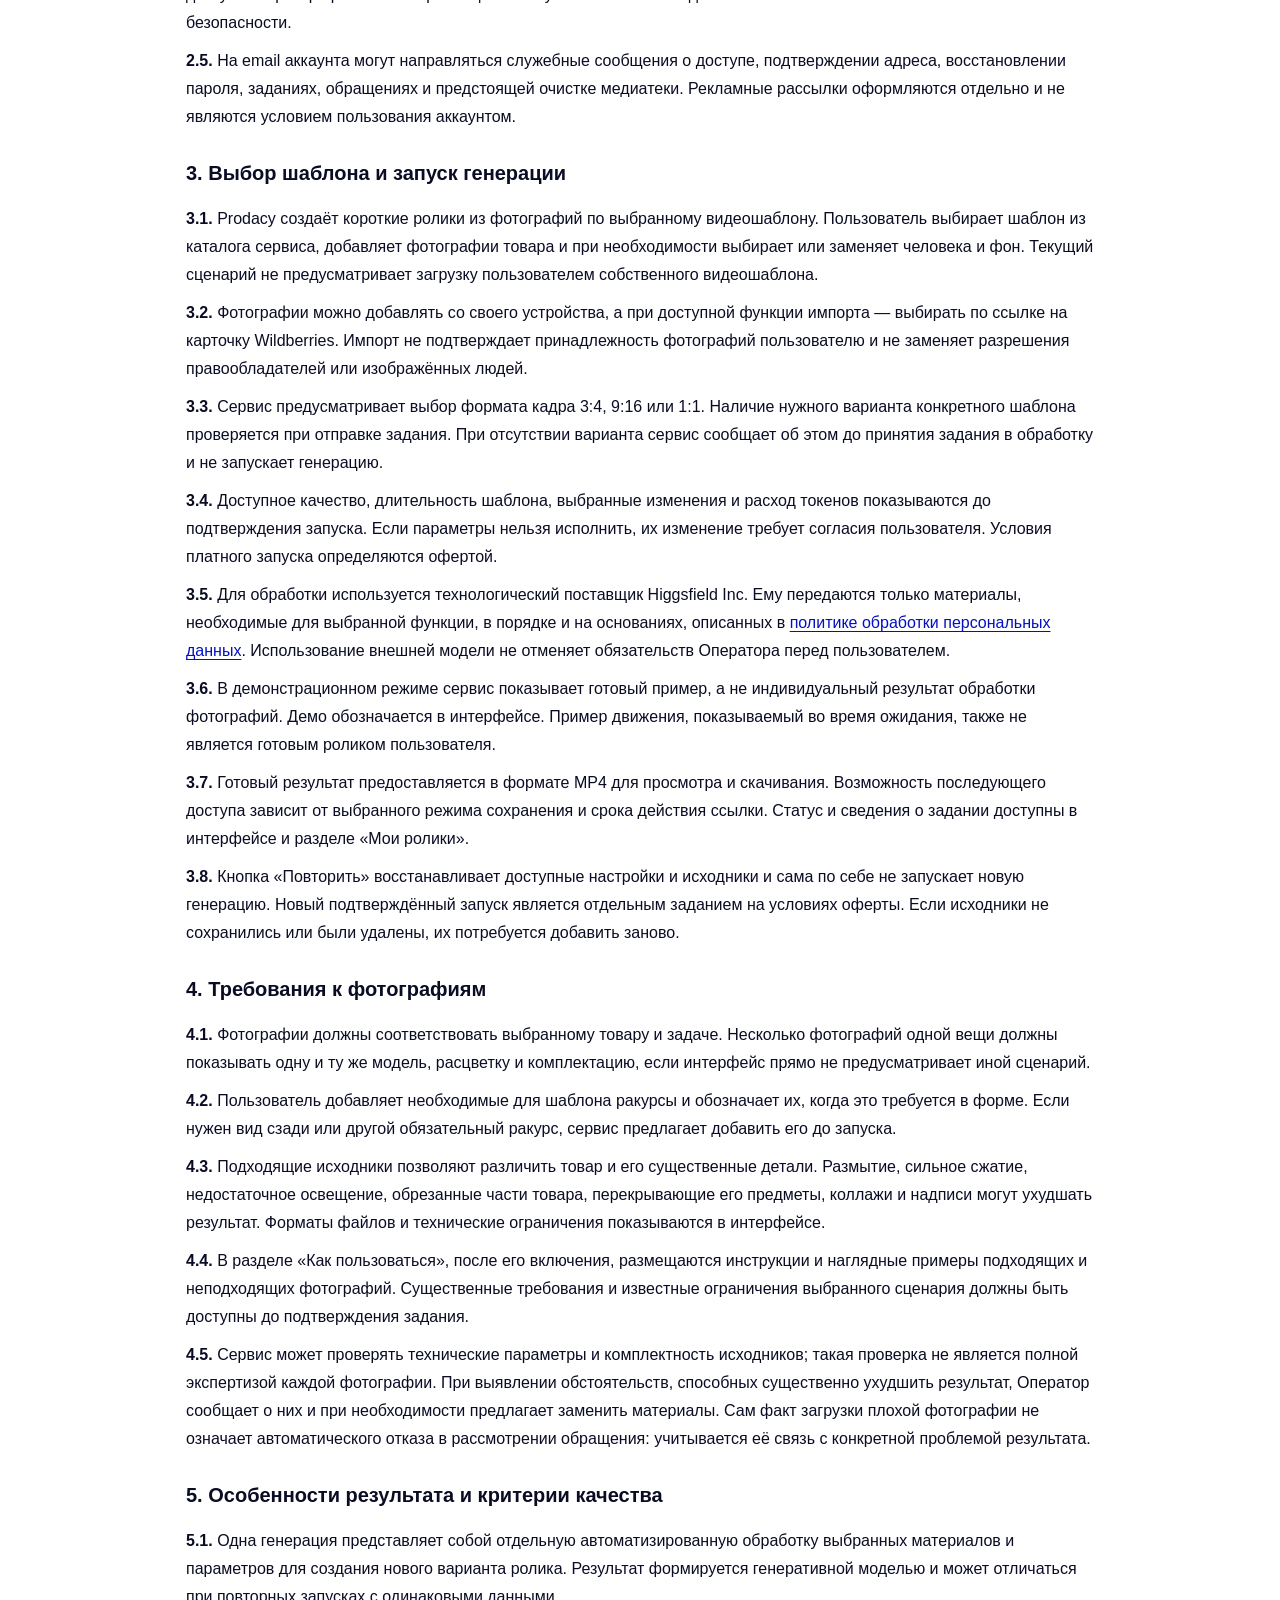
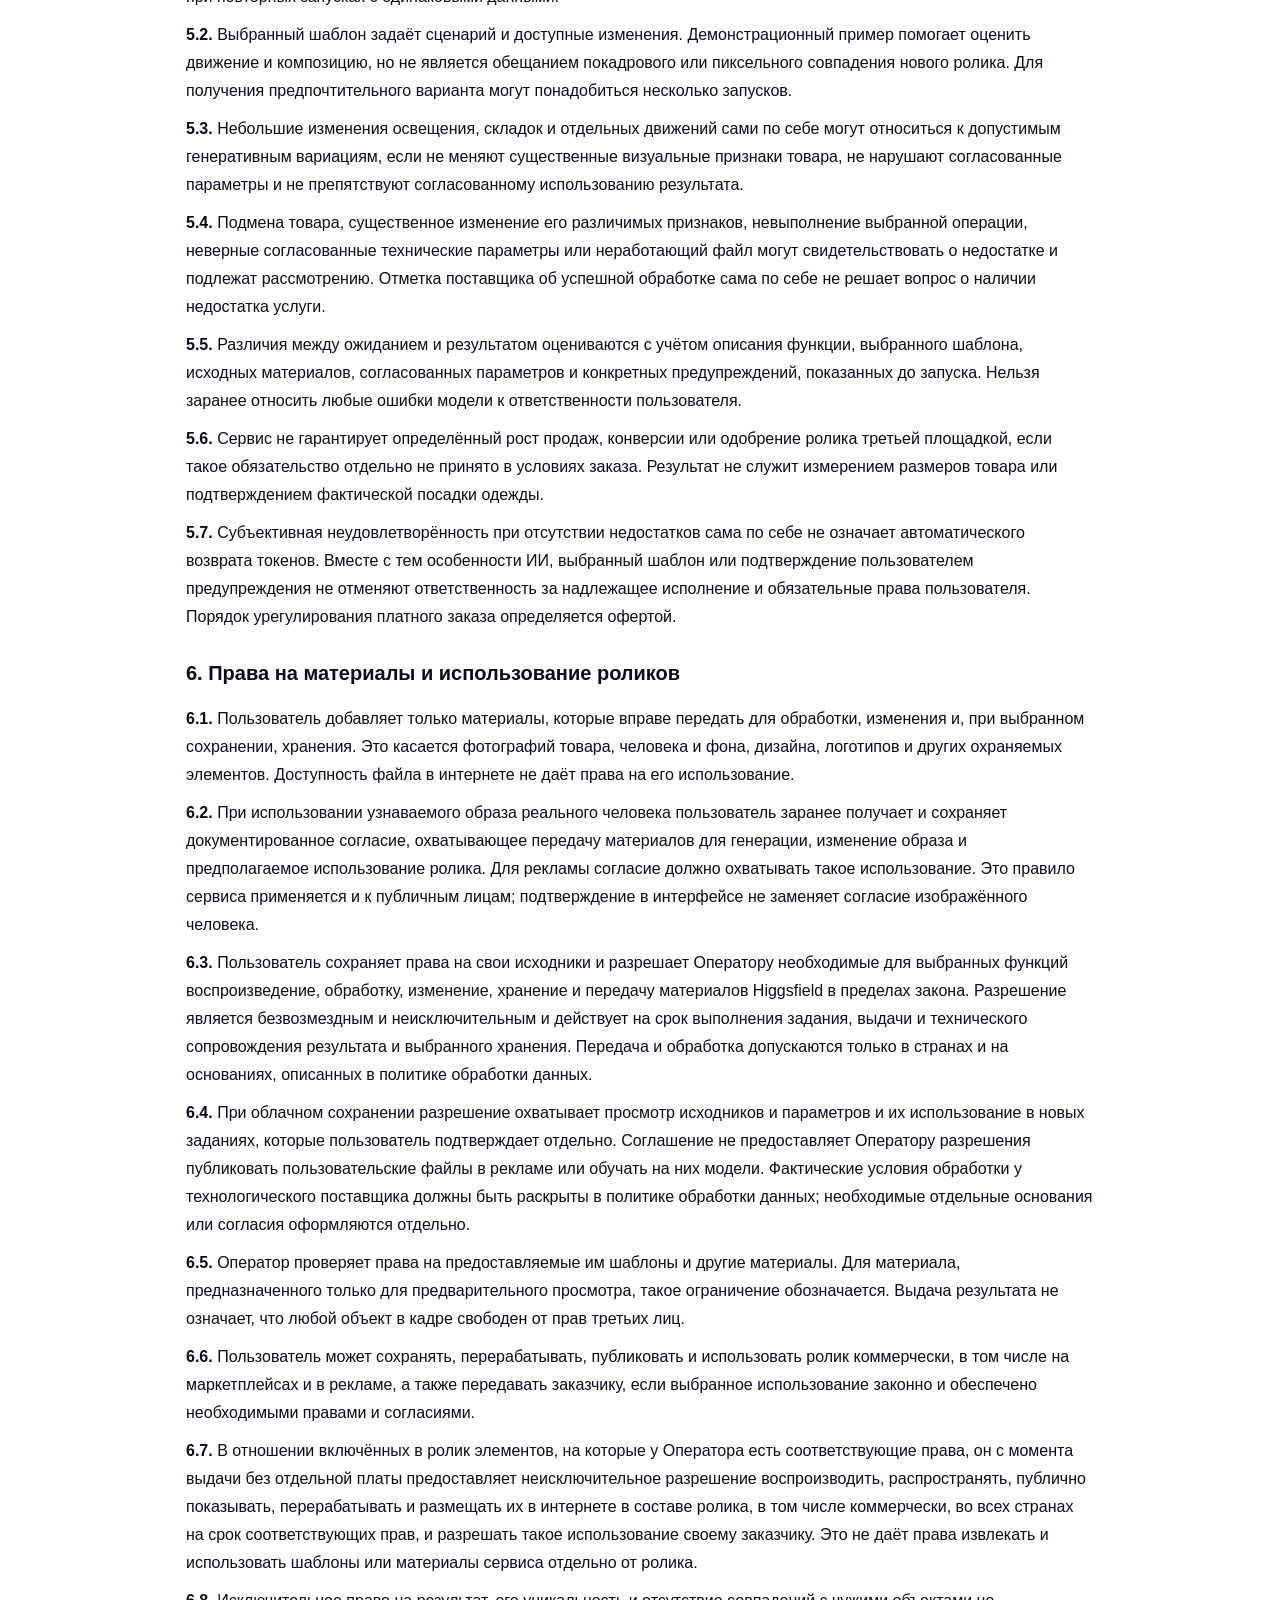
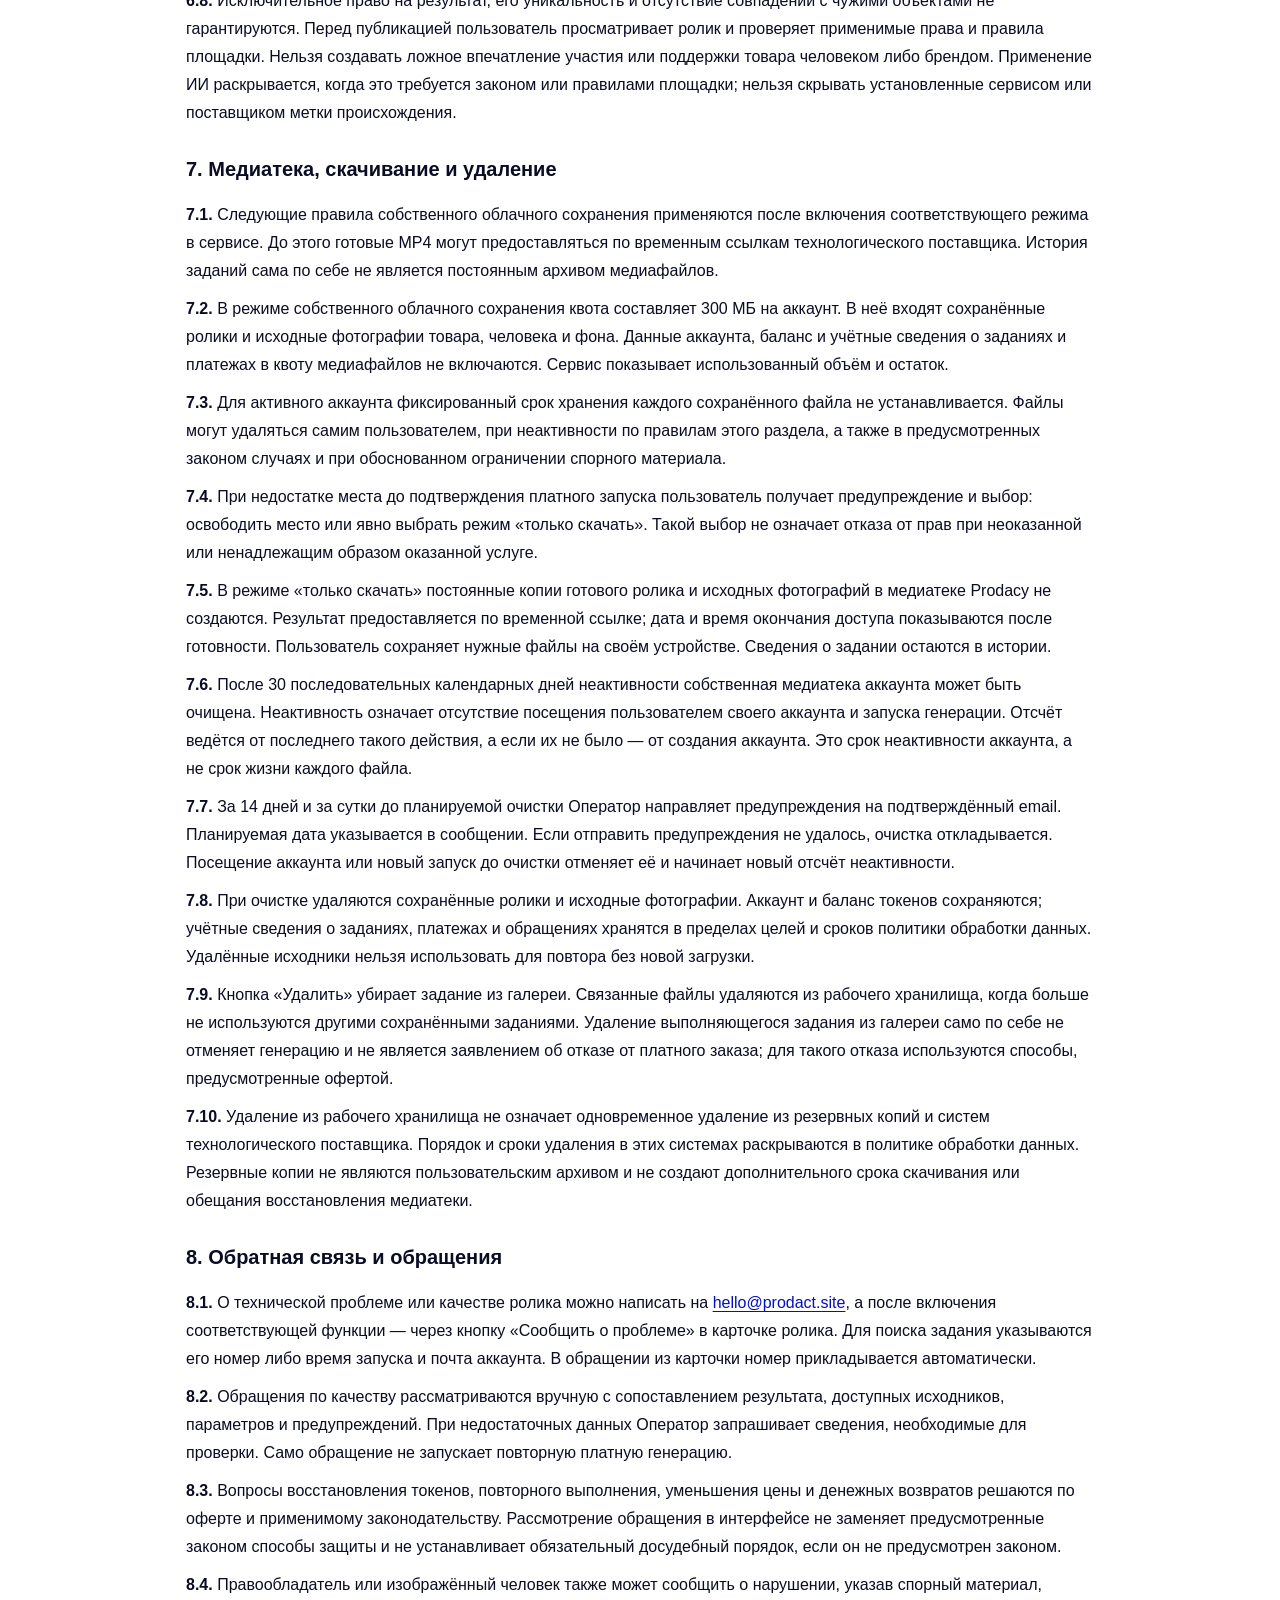
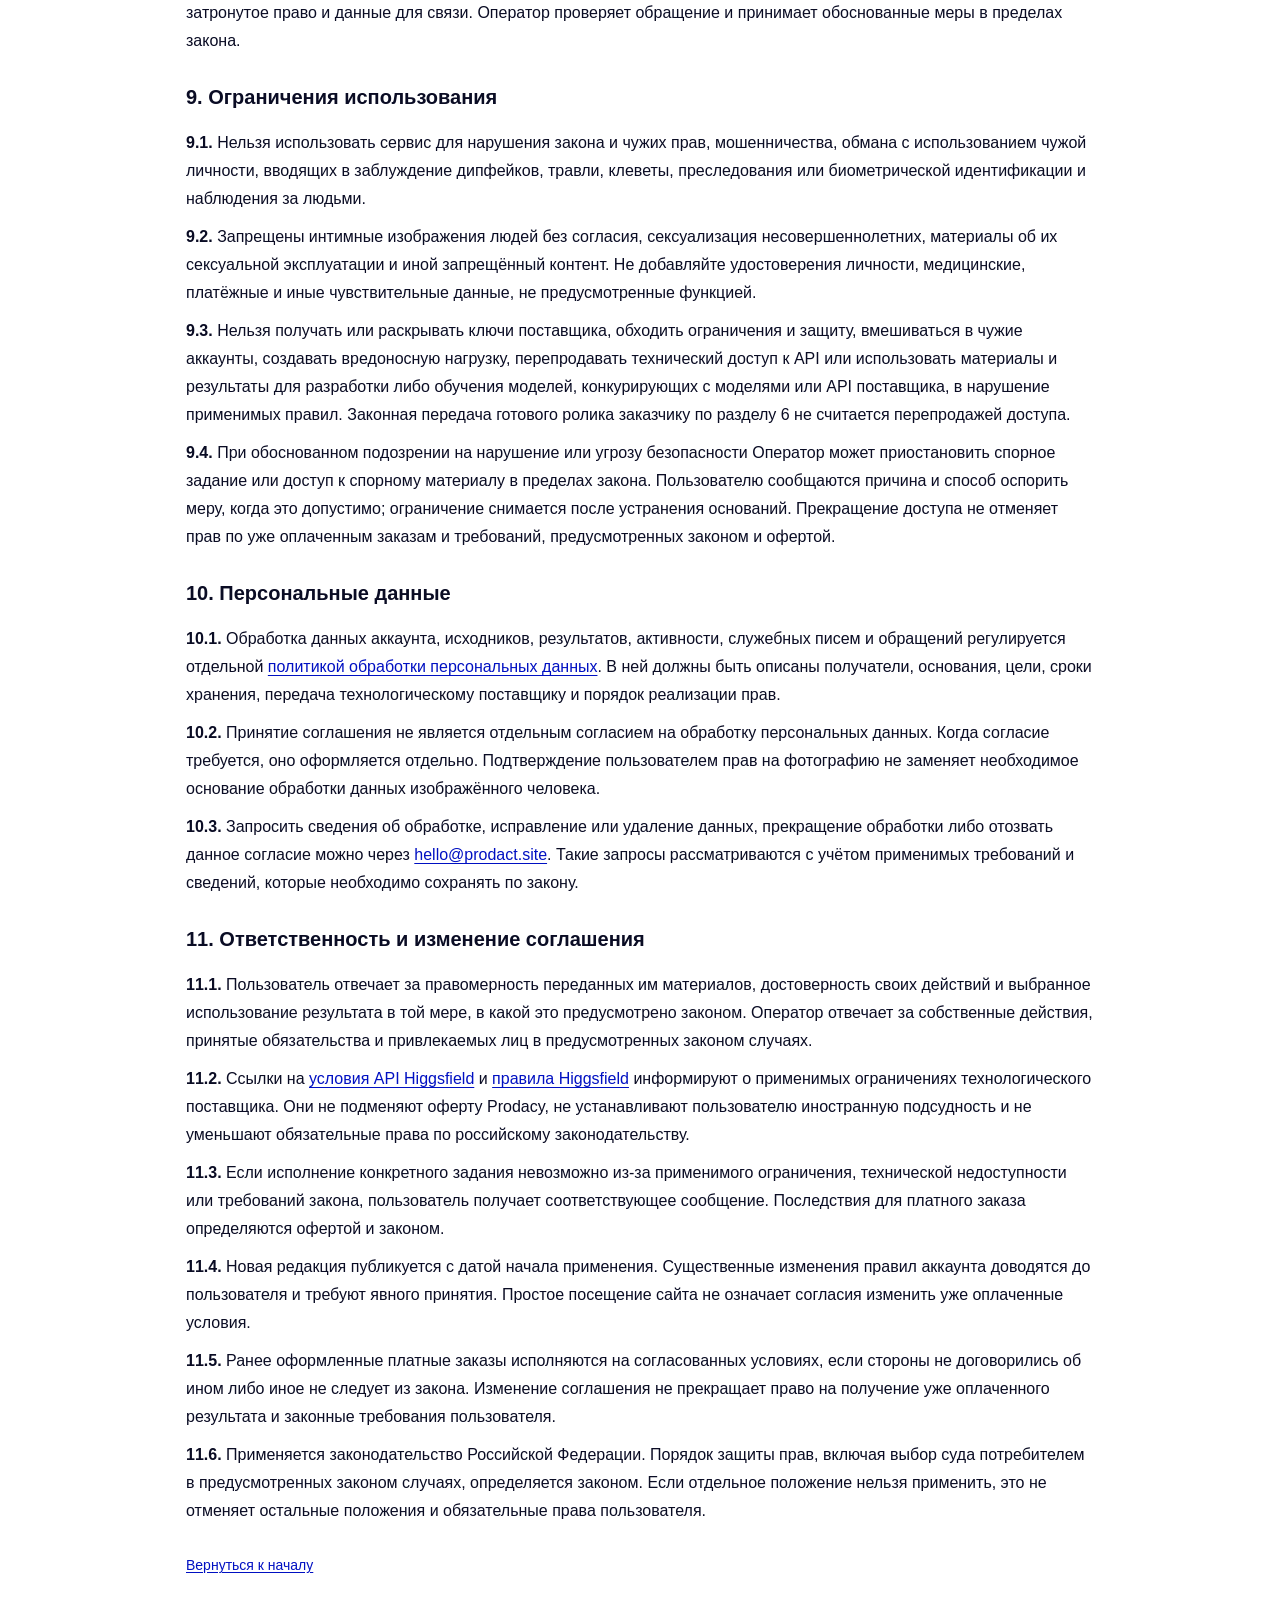
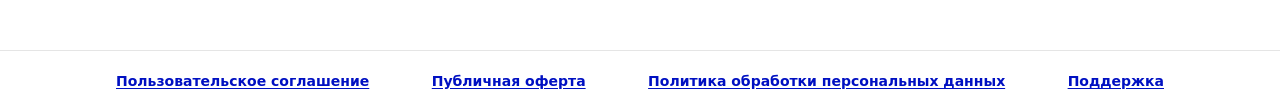
<file: agreement.html>
<!doctype html>
<html lang="ru">
<head>
<meta charset="utf-8">
<meta name="viewport" content="width=device-width, initial-scale=1, viewport-fit=cover">
<meta name="color-scheme" content="light">
<meta name="robots" content="noindex,follow">
<meta name="description" content="Проект пользовательского соглашения Prodacy: аккаунт, генерация видео, требования к фотографиям, права на материалы и медиатека.">
<title>Пользовательское соглашение — Prodacy</title>
<link rel="canonical" href="https://prodact.site/agreement.html">
<link rel="stylesheet" href="./video/styles.css">
<link rel="stylesheet" href="./video/service.css">
<style>
.agreement-page .document-layout { max-width: 940px; }
.agreement-page .document { font-family: Nunito, Arial, sans-serif; gap: 28px; font-size: 16px; line-height: 1.75; }
.agreement-page .document h1 { line-height: 1.25; }
.agreement-page .document h2 { line-height: 1.4; margin: 0 0 8px; scroll-margin-top: 100px; }
.agreement-page .document section { gap: 10px; scroll-margin-top: 100px; }
.agreement-page .document p { margin: 0; }
.agreement-page .agreement-meta { display: flex; flex-wrap: wrap; gap: 6px 16px; color: var(--muted); font-size: 14px; margin-top: 12px; }
.agreement-page .agreement-status { padding: 18px 20px; border: 1px solid var(--line); border-radius: 16px; background: var(--surface); font-size: 14px; line-height: 1.65; }
.agreement-page .agreement-status strong { display: block; color: var(--ink); margin-bottom: 5px; }
.agreement-page .agreement-toc { padding: 18px 20px; border: 1px solid var(--line); border-radius: 16px; }
.agreement-page .agreement-toc summary { font-weight: 800; cursor: pointer; }
.agreement-page .agreement-toc ol { display: grid; grid-template-columns: repeat(2, minmax(0, 1fr)); gap: 7px 24px; list-style: none; margin: 14px 0 0; padding: 0; font-size: 14px; line-height: 1.5; }
.agreement-page .agreement-toc a { display: inline-block; padding: 3px 0; }
.agreement-page .agreement-home { color: var(--blue-strong); font-size: 14px; font-weight: 800; text-underline-offset: .16em; }
.agreement-page a:focus-visible, .agreement-page summary:focus-visible { outline: 3px solid var(--blue); outline-offset: 4px; border-radius: 3px; }
.agreement-page .agreement-top { justify-self: start; font-size: 14px; }
@media (max-width: 600px) {
 .agreement-page .agreement-toc ol { grid-template-columns: 1fr; }
 .agreement-page .agreement-status, .agreement-page .agreement-toc { padding: 14px 16px; }
 .agreement-page .document { font-size: 15px; gap: 24px; }
 .agreement-page .bar-content { gap: 12px; }
 .agreement-page .agreement-home { font-size: 12px; }
}
@media print {
 .agreement-page .bar, .agreement-page .footer, .agreement-page .agreement-toc, .agreement-page .agreement-top { display: none; }
 .agreement-page .document-layout { width: 100%; max-width: none; padding: 0; margin: 0; }
 .agreement-page .document { display: block; font: 11pt/1.45 Arial, sans-serif; }
 .agreement-page .document section { display: block; margin-top: 18pt; }
 .agreement-page .document p { margin: 6pt 0; orphans: 2; widows: 2; }
 .agreement-page .document h2 { break-after: avoid; font-size: 13pt; }
 .agreement-page .document h1 { font-size: 21pt; }
 .agreement-page .agreement-status { margin: 12pt 0; }
}
</style>
</head>
<body class="agreement-page" id="top">
<header class="bar">
 <div class="bar-content">
  <a class="brand" href="./video/" aria-label="Prodacy, мастер роликов"><span class="brand-mark" aria-hidden="true"></span>prodacy</a>
  <a class="agreement-home" href="https://app.prodact.site/">Открыть приложение</a>
 </div>
</header>
<main class="document-layout">
 <article class="document" aria-labelledby="document-heading">
  <div>
   <h1 id="document-heading">Пользовательское соглашение</h1>
   <p class="agreement-meta"><span>Prodacy</span><span>Проект от 18 ноября 2026 г.</span></p>
  </div>
  <aside class="agreement-status" aria-label="Статус документа">
   <strong>Проект для ознакомления — не вступил в силу</strong>
   <p>Соглашение подготовлено отдельно от публичной оферты. Оно не меняет уже оплаченные условия и не применяется к существующим аккаунтам автоматически. Квота 300 МБ, собственное хранение MP4, очистка после 30 дней неактивности, режим «только скачать», выбор трёх форматов и форма обращения по качеству описывают согласованные доработки. Эти правила применяются после фактического включения функций и явного принятия соответствующей редакции пользователем.</p>
  </aside>
  <details class="agreement-toc" open>
   <summary>Содержание</summary>
   <nav aria-label="Разделы соглашения"><ol><li><a href="#general">1. Общие положения</a></li>
<li><a href="#account">2. Аккаунт и доступ</a></li>
<li><a href="#generation">3. Выбор шаблона и запуск генерации</a></li>
<li><a href="#photos">4. Требования к фотографиям</a></li>
<li><a href="#quality">5. Особенности результата и критерии качества</a></li>
<li><a href="#rights">6. Права на материалы и использование роликов</a></li>
<li><a href="#library">7. Медиатека, скачивание и удаление</a></li>
<li><a href="#feedback">8. Обратная связь и обращения</a></li>
<li><a href="#restrictions">9. Ограничения использования</a></li>
<li><a href="#privacy">10. Персональные данные</a></li>
<li><a href="#final">11. Ответственность и изменение соглашения</a></li></ol></nav>
  </details>
  <section id="general" aria-labelledby="heading-general">
<h2 id="heading-general">1. Общие положения</h2>
<p id="clause-1-1"><strong>1.1.</strong> Сервис Prodacy предоставляет Меленчук Ольга Александровна, плательщик налога на профессиональный доход, ИНН 231296286961 (далее — Оператор). Приложение: <a href="https://app.prodact.site/">app.prodact.site</a>. Связь с Оператором: <a href="mailto:hello@prodact.site">hello@prodact.site</a>.</p>
<p id="clause-1-2"><strong>1.2.</strong> Соглашение регулирует использование аккаунта, инструментов генерации, исходных материалов, результатов и медиатеки Prodacy. Оно относится к сервису Prodacy и не распространяет свои условия автоматически на другие услуги видеопродакшна, представленные на основном сайте.</p>
<p id="clause-1-3"><strong>1.3.</strong> Стоимость платных услуг, покупка, резервирование и списание токенов, денежные возвраты и оформление документов определяются отдельной <a href="./video/offer.html">публичной офертой</a> и условиями конкретного заказа. Соглашение не заменяет оферту и не вводит самостоятельную плату.</p>
<p id="clause-1-4"><strong>1.4.</strong> При расхождении документов в вопросах платного заказа применяются условия оферты и согласованного заказа. Соглашение не уменьшает уже принятые Оператором обязательства и обязательные права пользователя, установленные законом.</p>
<p id="clause-1-5"><strong>1.5.</strong> Отдельные функции могут находиться в разработке или быть недоступны в выбранном режиме. Наличие их описания в проекте соглашения не означает, что они уже включены. Доступные действия, параметры и ограничения показываются в интерфейсе до подтверждения задания.</p>
</section>

<section id="account" aria-labelledby="heading-account">
<h2 id="heading-account">2. Аккаунт и доступ</h2>
<p id="clause-2-1"><strong>2.1.</strong> Сервис предназначен для дееспособных пользователей от 18 лет. Представитель организации или индивидуального предпринимателя должен иметь полномочия действовать от имени заказчика. Условия оформления платного заказа и необходимые реквизиты определяются офертой.</p>
<p id="clause-2-2"><strong>2.2.</strong> Пользователь указывает принадлежащий ему адрес электронной почты, подтверждает его и задаёт пароль. Подтверждение почты необходимо для запуска генерации в режиме аккаунтов с включённой проверкой email. Восстановление пароля выполняется через служебное письмо.</p>
<p id="clause-2-3"><strong>2.3.</strong> Пользователь принимает соглашение явно, когда такая возможность предоставлена в форме регистрации или отдельной форме подтверждения. Простое открытие страницы проекта не означает принятия новых условий и не изменяет ранее оплаченные заказы.</p>
<p id="clause-2-4"><strong>2.4.</strong> Пользователь сохраняет данные для входа в тайне и сообщает Оператору о подозрении на несанкционированный доступ. Оператор принимает меры защиты аккаунтов и не освобождается от собственных обязанностей по безопасности.</p>
<p id="clause-2-5"><strong>2.5.</strong> На email аккаунта могут направляться служебные сообщения о доступе, подтверждении адреса, восстановлении пароля, заданиях, обращениях и предстоящей очистке медиатеки. Рекламные рассылки оформляются отдельно и не являются условием пользования аккаунтом.</p>
</section>

<section id="generation" aria-labelledby="heading-generation">
<h2 id="heading-generation">3. Выбор шаблона и запуск генерации</h2>
<p id="clause-3-1"><strong>3.1.</strong> Prodacy создаёт короткие ролики из фотографий по выбранному видеошаблону. Пользователь выбирает шаблон из каталога сервиса, добавляет фотографии товара и при необходимости выбирает или заменяет человека и фон. Текущий сценарий не предусматривает загрузку пользователем собственного видеошаблона.</p>
<p id="clause-3-2"><strong>3.2.</strong> Фотографии можно добавлять со своего устройства, а при доступной функции импорта — выбирать по ссылке на карточку Wildberries. Импорт не подтверждает принадлежность фотографий пользователю и не заменяет разрешения правообладателей или изображённых людей.</p>
<p id="clause-3-3"><strong>3.3.</strong> Сервис предусматривает выбор формата кадра 3:4, 9:16 или 1:1. Наличие нужного варианта конкретного шаблона проверяется при отправке задания. При отсутствии варианта сервис сообщает об этом до принятия задания в обработку и не запускает генерацию.</p>
<p id="clause-3-4"><strong>3.4.</strong> Доступное качество, длительность шаблона, выбранные изменения и расход токенов показываются до подтверждения запуска. Если параметры нельзя исполнить, их изменение требует согласия пользователя. Условия платного запуска определяются офертой.</p>
<p id="clause-3-5"><strong>3.5.</strong> Для обработки используется технологический поставщик Higgsfield Inc. Ему передаются только материалы, необходимые для выбранной функции, в порядке и на основаниях, описанных в <a href="./video/privacy.html">политике обработки персональных данных</a>. Использование внешней модели не отменяет обязательств Оператора перед пользователем.</p>
<p id="clause-3-6"><strong>3.6.</strong> В демонстрационном режиме сервис показывает готовый пример, а не индивидуальный результат обработки фотографий. Демо обозначается в интерфейсе. Пример движения, показываемый во время ожидания, также не является готовым роликом пользователя.</p>
<p id="clause-3-7"><strong>3.7.</strong> Готовый результат предоставляется в формате MP4 для просмотра и скачивания. Возможность последующего доступа зависит от выбранного режима сохранения и срока действия ссылки. Статус и сведения о задании доступны в интерфейсе и разделе «Мои ролики».</p>
<p id="clause-3-8"><strong>3.8.</strong> Кнопка «Повторить» восстанавливает доступные настройки и исходники и сама по себе не запускает новую генерацию. Новый подтверждённый запуск является отдельным заданием на условиях оферты. Если исходники не сохранились или были удалены, их потребуется добавить заново.</p>
</section>

<section id="photos" aria-labelledby="heading-photos">
<h2 id="heading-photos">4. Требования к фотографиям</h2>
<p id="clause-4-1"><strong>4.1.</strong> Фотографии должны соответствовать выбранному товару и задаче. Несколько фотографий одной вещи должны показывать одну и ту же модель, расцветку и комплектацию, если интерфейс прямо не предусматривает иной сценарий.</p>
<p id="clause-4-2"><strong>4.2.</strong> Пользователь добавляет необходимые для шаблона ракурсы и обозначает их, когда это требуется в форме. Если нужен вид сзади или другой обязательный ракурс, сервис предлагает добавить его до запуска.</p>
<p id="clause-4-3"><strong>4.3.</strong> Подходящие исходники позволяют различить товар и его существенные детали. Размытие, сильное сжатие, недостаточное освещение, обрезанные части товара, перекрывающие его предметы, коллажи и надписи могут ухудшать результат. Форматы файлов и технические ограничения показываются в интерфейсе.</p>
<p id="clause-4-4"><strong>4.4.</strong> В разделе «Как пользоваться», после его включения, размещаются инструкции и наглядные примеры подходящих и неподходящих фотографий. Существенные требования и известные ограничения выбранного сценария должны быть доступны до подтверждения задания.</p>
<p id="clause-4-5"><strong>4.5.</strong> Сервис может проверять технические параметры и комплектность исходников; такая проверка не является полной экспертизой каждой фотографии. При выявлении обстоятельств, способных существенно ухудшить результат, Оператор сообщает о них и при необходимости предлагает заменить материалы. Сам факт загрузки плохой фотографии не означает автоматического отказа в рассмотрении обращения: учитывается её связь с конкретной проблемой результата.</p>
</section>

<section id="quality" aria-labelledby="heading-quality">
<h2 id="heading-quality">5. Особенности результата и критерии качества</h2>
<p id="clause-5-1"><strong>5.1.</strong> Одна генерация представляет собой отдельную автоматизированную обработку выбранных материалов и параметров для создания нового варианта ролика. Результат формируется генеративной моделью и может отличаться при повторных запусках с одинаковыми данными.</p>
<p id="clause-5-2"><strong>5.2.</strong> Выбранный шаблон задаёт сценарий и доступные изменения. Демонстрационный пример помогает оценить движение и композицию, но не является обещанием покадрового или пиксельного совпадения нового ролика. Для получения предпочтительного варианта могут понадобиться несколько запусков.</p>
<p id="clause-5-3"><strong>5.3.</strong> Небольшие изменения освещения, складок и отдельных движений сами по себе могут относиться к допустимым генеративным вариациям, если не меняют существенные визуальные признаки товара, не нарушают согласованные параметры и не препятствуют согласованному использованию результата.</p>
<p id="clause-5-4"><strong>5.4.</strong> Подмена товара, существенное изменение его различимых признаков, невыполнение выбранной операции, неверные согласованные технические параметры или неработающий файл могут свидетельствовать о недостатке и подлежат рассмотрению. Отметка поставщика об успешной обработке сама по себе не решает вопрос о наличии недостатка услуги.</p>
<p id="clause-5-5"><strong>5.5.</strong> Различия между ожиданием и результатом оцениваются с учётом описания функции, выбранного шаблона, исходных материалов, согласованных параметров и конкретных предупреждений, показанных до запуска. Нельзя заранее относить любые ошибки модели к ответственности пользователя.</p>
<p id="clause-5-6"><strong>5.6.</strong> Сервис не гарантирует определённый рост продаж, конверсии или одобрение ролика третьей площадкой, если такое обязательство отдельно не принято в условиях заказа. Результат не служит измерением размеров товара или подтверждением фактической посадки одежды.</p>
<p id="clause-5-7"><strong>5.7.</strong> Субъективная неудовлетворённость при отсутствии недостатков сама по себе не означает автоматического возврата токенов. Вместе с тем особенности ИИ, выбранный шаблон или подтверждение пользователем предупреждения не отменяют ответственность за надлежащее исполнение и обязательные права пользователя. Порядок урегулирования платного заказа определяется офертой.</p>
</section>

<section id="rights" aria-labelledby="heading-rights">
<h2 id="heading-rights">6. Права на материалы и использование роликов</h2>
<p id="clause-6-1"><strong>6.1.</strong> Пользователь добавляет только материалы, которые вправе передать для обработки, изменения и, при выбранном сохранении, хранения. Это касается фотографий товара, человека и фона, дизайна, логотипов и других охраняемых элементов. Доступность файла в интернете не даёт права на его использование.</p>
<p id="clause-6-2"><strong>6.2.</strong> При использовании узнаваемого образа реального человека пользователь заранее получает и сохраняет документированное согласие, охватывающее передачу материалов для генерации, изменение образа и предполагаемое использование ролика. Для рекламы согласие должно охватывать такое использование. Это правило сервиса применяется и к публичным лицам; подтверждение в интерфейсе не заменяет согласие изображённого человека.</p>
<p id="clause-6-3"><strong>6.3.</strong> Пользователь сохраняет права на свои исходники и разрешает Оператору необходимые для выбранных функций воспроизведение, обработку, изменение, хранение и передачу материалов Higgsfield в пределах закона. Разрешение является безвозмездным и неисключительным и действует на срок выполнения задания, выдачи и технического сопровождения результата и выбранного хранения. Передача и обработка допускаются только в странах и на основаниях, описанных в политике обработки данных.</p>
<p id="clause-6-4"><strong>6.4.</strong> При облачном сохранении разрешение охватывает просмотр исходников и параметров и их использование в новых заданиях, которые пользователь подтверждает отдельно. Соглашение не предоставляет Оператору разрешения публиковать пользовательские файлы в рекламе или обучать на них модели. Фактические условия обработки у технологического поставщика должны быть раскрыты в политике обработки данных; необходимые отдельные основания или согласия оформляются отдельно.</p>
<p id="clause-6-5"><strong>6.5.</strong> Оператор проверяет права на предоставляемые им шаблоны и другие материалы. Для материала, предназначенного только для предварительного просмотра, такое ограничение обозначается. Выдача результата не означает, что любой объект в кадре свободен от прав третьих лиц.</p>
<p id="clause-6-6"><strong>6.6.</strong> Пользователь может сохранять, перерабатывать, публиковать и использовать ролик коммерчески, в том числе на маркетплейсах и в рекламе, а также передавать заказчику, если выбранное использование законно и обеспечено необходимыми правами и согласиями.</p>
<p id="clause-6-7"><strong>6.7.</strong> В отношении включённых в ролик элементов, на которые у Оператора есть соответствующие права, он с момента выдачи без отдельной платы предоставляет неисключительное разрешение воспроизводить, распространять, публично показывать, перерабатывать и размещать их в интернете в составе ролика, в том числе коммерчески, во всех странах на срок соответствующих прав, и разрешать такое использование своему заказчику. Это не даёт права извлекать и использовать шаблоны или материалы сервиса отдельно от ролика.</p>
<p id="clause-6-8"><strong>6.8.</strong> Исключительное право на результат, его уникальность и отсутствие совпадений с чужими объектами не гарантируются. Перед публикацией пользователь просматривает ролик и проверяет применимые права и правила площадки. Нельзя создавать ложное впечатление участия или поддержки товара человеком либо брендом. Применение ИИ раскрывается, когда это требуется законом или правилами площадки; нельзя скрывать установленные сервисом или поставщиком метки происхождения.</p>
</section>

<section id="library" aria-labelledby="heading-library">
<h2 id="heading-library">7. Медиатека, скачивание и удаление</h2>
<p id="clause-7-1"><strong>7.1.</strong> Следующие правила собственного облачного сохранения применяются после включения соответствующего режима в сервисе. До этого готовые MP4 могут предоставляться по временным ссылкам технологического поставщика. История заданий сама по себе не является постоянным архивом медиафайлов.</p>
<p id="clause-7-2"><strong>7.2.</strong> В режиме собственного облачного сохранения квота составляет 300 МБ на аккаунт. В неё входят сохранённые ролики и исходные фотографии товара, человека и фона. Данные аккаунта, баланс и учётные сведения о заданиях и платежах в квоту медиафайлов не включаются. Сервис показывает использованный объём и остаток.</p>
<p id="clause-7-3"><strong>7.3.</strong> Для активного аккаунта фиксированный срок хранения каждого сохранённого файла не устанавливается. Файлы могут удаляться самим пользователем, при неактивности по правилам этого раздела, а также в предусмотренных законом случаях и при обоснованном ограничении спорного материала.</p>
<p id="clause-7-4"><strong>7.4.</strong> При недостатке места до подтверждения платного запуска пользователь получает предупреждение и выбор: освободить место или явно выбрать режим «только скачать». Такой выбор не означает отказа от прав при неоказанной или ненадлежащим образом оказанной услуге.</p>
<p id="clause-7-5"><strong>7.5.</strong> В режиме «только скачать» постоянные копии готового ролика и исходных фотографий в медиатеке Prodacy не создаются. Результат предоставляется по временной ссылке; дата и время окончания доступа показываются после готовности. Пользователь сохраняет нужные файлы на своём устройстве. Сведения о задании остаются в истории.</p>
<p id="clause-7-6"><strong>7.6.</strong> После 30 последовательных календарных дней неактивности собственная медиатека аккаунта может быть очищена. Неактивность означает отсутствие посещения пользователем своего аккаунта и запуска генерации. Отсчёт ведётся от последнего такого действия, а если их не было — от создания аккаунта. Это срок неактивности аккаунта, а не срок жизни каждого файла.</p>
<p id="clause-7-7"><strong>7.7.</strong> За 14 дней и за сутки до планируемой очистки Оператор направляет предупреждения на подтверждённый email. Планируемая дата указывается в сообщении. Если отправить предупреждения не удалось, очистка откладывается. Посещение аккаунта или новый запуск до очистки отменяет её и начинает новый отсчёт неактивности.</p>
<p id="clause-7-8"><strong>7.8.</strong> При очистке удаляются сохранённые ролики и исходные фотографии. Аккаунт и баланс токенов сохраняются; учётные сведения о заданиях, платежах и обращениях хранятся в пределах целей и сроков политики обработки данных. Удалённые исходники нельзя использовать для повтора без новой загрузки.</p>
<p id="clause-7-9"><strong>7.9.</strong> Кнопка «Удалить» убирает задание из галереи. Связанные файлы удаляются из рабочего хранилища, когда больше не используются другими сохранёнными заданиями. Удаление выполняющегося задания из галереи само по себе не отменяет генерацию и не является заявлением об отказе от платного заказа; для такого отказа используются способы, предусмотренные офертой.</p>
<p id="clause-7-10"><strong>7.10.</strong> Удаление из рабочего хранилища не означает одновременное удаление из резервных копий и систем технологического поставщика. Порядок и сроки удаления в этих системах раскрываются в политике обработки данных. Резервные копии не являются пользовательским архивом и не создают дополнительного срока скачивания или обещания восстановления медиатеки.</p>
</section>

<section id="feedback" aria-labelledby="heading-feedback">
<h2 id="heading-feedback">8. Обратная связь и обращения</h2>
<p id="clause-8-1"><strong>8.1.</strong> О технической проблеме или качестве ролика можно написать на <a href="mailto:hello@prodact.site">hello@prodact.site</a>, а после включения соответствующей функции — через кнопку «Сообщить о проблеме» в карточке ролика. Для поиска задания указываются его номер либо время запуска и почта аккаунта. В обращении из карточки номер прикладывается автоматически.</p>
<p id="clause-8-2"><strong>8.2.</strong> Обращения по качеству рассматриваются вручную с сопоставлением результата, доступных исходников, параметров и предупреждений. При недостаточных данных Оператор запрашивает сведения, необходимые для проверки. Само обращение не запускает повторную платную генерацию.</p>
<p id="clause-8-3"><strong>8.3.</strong> Вопросы восстановления токенов, повторного выполнения, уменьшения цены и денежных возвратов решаются по оферте и применимому законодательству. Рассмотрение обращения в интерфейсе не заменяет предусмотренные законом способы защиты и не устанавливает обязательный досудебный порядок, если он не предусмотрен законом.</p>
<p id="clause-8-4"><strong>8.4.</strong> Правообладатель или изображённый человек также может сообщить о нарушении, указав спорный материал, затронутое право и данные для связи. Оператор проверяет обращение и принимает обоснованные меры в пределах закона.</p>
</section>

<section id="restrictions" aria-labelledby="heading-restrictions">
<h2 id="heading-restrictions">9. Ограничения использования</h2>
<p id="clause-9-1"><strong>9.1.</strong> Нельзя использовать сервис для нарушения закона и чужих прав, мошенничества, обмана с использованием чужой личности, вводящих в заблуждение дипфейков, травли, клеветы, преследования или биометрической идентификации и наблюдения за людьми.</p>
<p id="clause-9-2"><strong>9.2.</strong> Запрещены интимные изображения людей без согласия, сексуализация несовершеннолетних, материалы об их сексуальной эксплуатации и иной запрещённый контент. Не добавляйте удостоверения личности, медицинские, платёжные и иные чувствительные данные, не предусмотренные функцией.</p>
<p id="clause-9-3"><strong>9.3.</strong> Нельзя получать или раскрывать ключи поставщика, обходить ограничения и защиту, вмешиваться в чужие аккаунты, создавать вредоносную нагрузку, перепродавать технический доступ к API или использовать материалы и результаты для разработки либо обучения моделей, конкурирующих с моделями или API поставщика, в нарушение применимых правил. Законная передача готового ролика заказчику по разделу 6 не считается перепродажей доступа.</p>
<p id="clause-9-4"><strong>9.4.</strong> При обоснованном подозрении на нарушение или угрозу безопасности Оператор может приостановить спорное задание или доступ к спорному материалу в пределах закона. Пользователю сообщаются причина и способ оспорить меру, когда это допустимо; ограничение снимается после устранения оснований. Прекращение доступа не отменяет прав по уже оплаченным заказам и требований, предусмотренных законом и офертой.</p>
</section>

<section id="privacy" aria-labelledby="heading-privacy">
<h2 id="heading-privacy">10. Персональные данные</h2>
<p id="clause-10-1"><strong>10.1.</strong> Обработка данных аккаунта, исходников, результатов, активности, служебных писем и обращений регулируется отдельной <a href="./video/privacy.html">политикой обработки персональных данных</a>. В ней должны быть описаны получатели, основания, цели, сроки хранения, передача технологическому поставщику и порядок реализации прав.</p>
<p id="clause-10-2"><strong>10.2.</strong> Принятие соглашения не является отдельным согласием на обработку персональных данных. Когда согласие требуется, оно оформляется отдельно. Подтверждение пользователем прав на фотографию не заменяет необходимое основание обработки данных изображённого человека.</p>
<p id="clause-10-3"><strong>10.3.</strong> Запросить сведения об обработке, исправление или удаление данных, прекращение обработки либо отозвать данное согласие можно через <a href="mailto:hello@prodact.site">hello@prodact.site</a>. Такие запросы рассматриваются с учётом применимых требований и сведений, которые необходимо сохранять по закону.</p>
</section>

<section id="final" aria-labelledby="heading-final">
<h2 id="heading-final">11. Ответственность и изменение соглашения</h2>
<p id="clause-11-1"><strong>11.1.</strong> Пользователь отвечает за правомерность переданных им материалов, достоверность своих действий и выбранное использование результата в той мере, в какой это предусмотрено законом. Оператор отвечает за собственные действия, принятые обязательства и привлекаемых лиц в предусмотренных законом случаях.</p>
<p id="clause-11-2"><strong>11.2.</strong> Ссылки на <a href="https://open.higgsfield.ai/terms-of-service">условия API Higgsfield</a> и <a href="https://higgsfield.ai/terms-of-use-agreement">правила Higgsfield</a> информируют о применимых ограничениях технологического поставщика. Они не подменяют оферту Prodacy, не устанавливают пользователю иностранную подсудность и не уменьшают обязательные права по российскому законодательству.</p>
<p id="clause-11-3"><strong>11.3.</strong> Если исполнение конкретного задания невозможно из-за применимого ограничения, технической недоступности или требований закона, пользователь получает соответствующее сообщение. Последствия для платного заказа определяются офертой и законом.</p>
<p id="clause-11-4"><strong>11.4.</strong> Новая редакция публикуется с датой начала применения. Существенные изменения правил аккаунта доводятся до пользователя и требуют явного принятия. Простое посещение сайта не означает согласия изменить уже оплаченные условия.</p>
<p id="clause-11-5"><strong>11.5.</strong> Ранее оформленные платные заказы исполняются на согласованных условиях, если стороны не договорились об ином либо иное не следует из закона. Изменение соглашения не прекращает право на получение уже оплаченного результата и законные требования пользователя.</p>
<p id="clause-11-6"><strong>11.6.</strong> Применяется законодательство Российской Федерации. Порядок защиты прав, включая выбор суда потребителем в предусмотренных законом случаях, определяется законом. Если отдельное положение нельзя применить, это не отменяет остальные положения и обязательные права пользователя.</p>
</section>
  <a class="agreement-top" href="#top">Вернуться к началу</a>
 </article>
</main>
<footer class="footer">
 <nav class="footer-inner service-links" aria-label="Документы и поддержка">
  <a href="./agreement.html" aria-current="page">Пользовательское соглашение</a>
  <a href="./video/offer.html">Публичная оферта</a>
  <a href="./video/privacy.html">Политика обработки персональных данных</a>
  <a href="mailto:hello@prodact.site">Поддержка</a>
 </nav>
</footer>
</body>
</html>
</file>
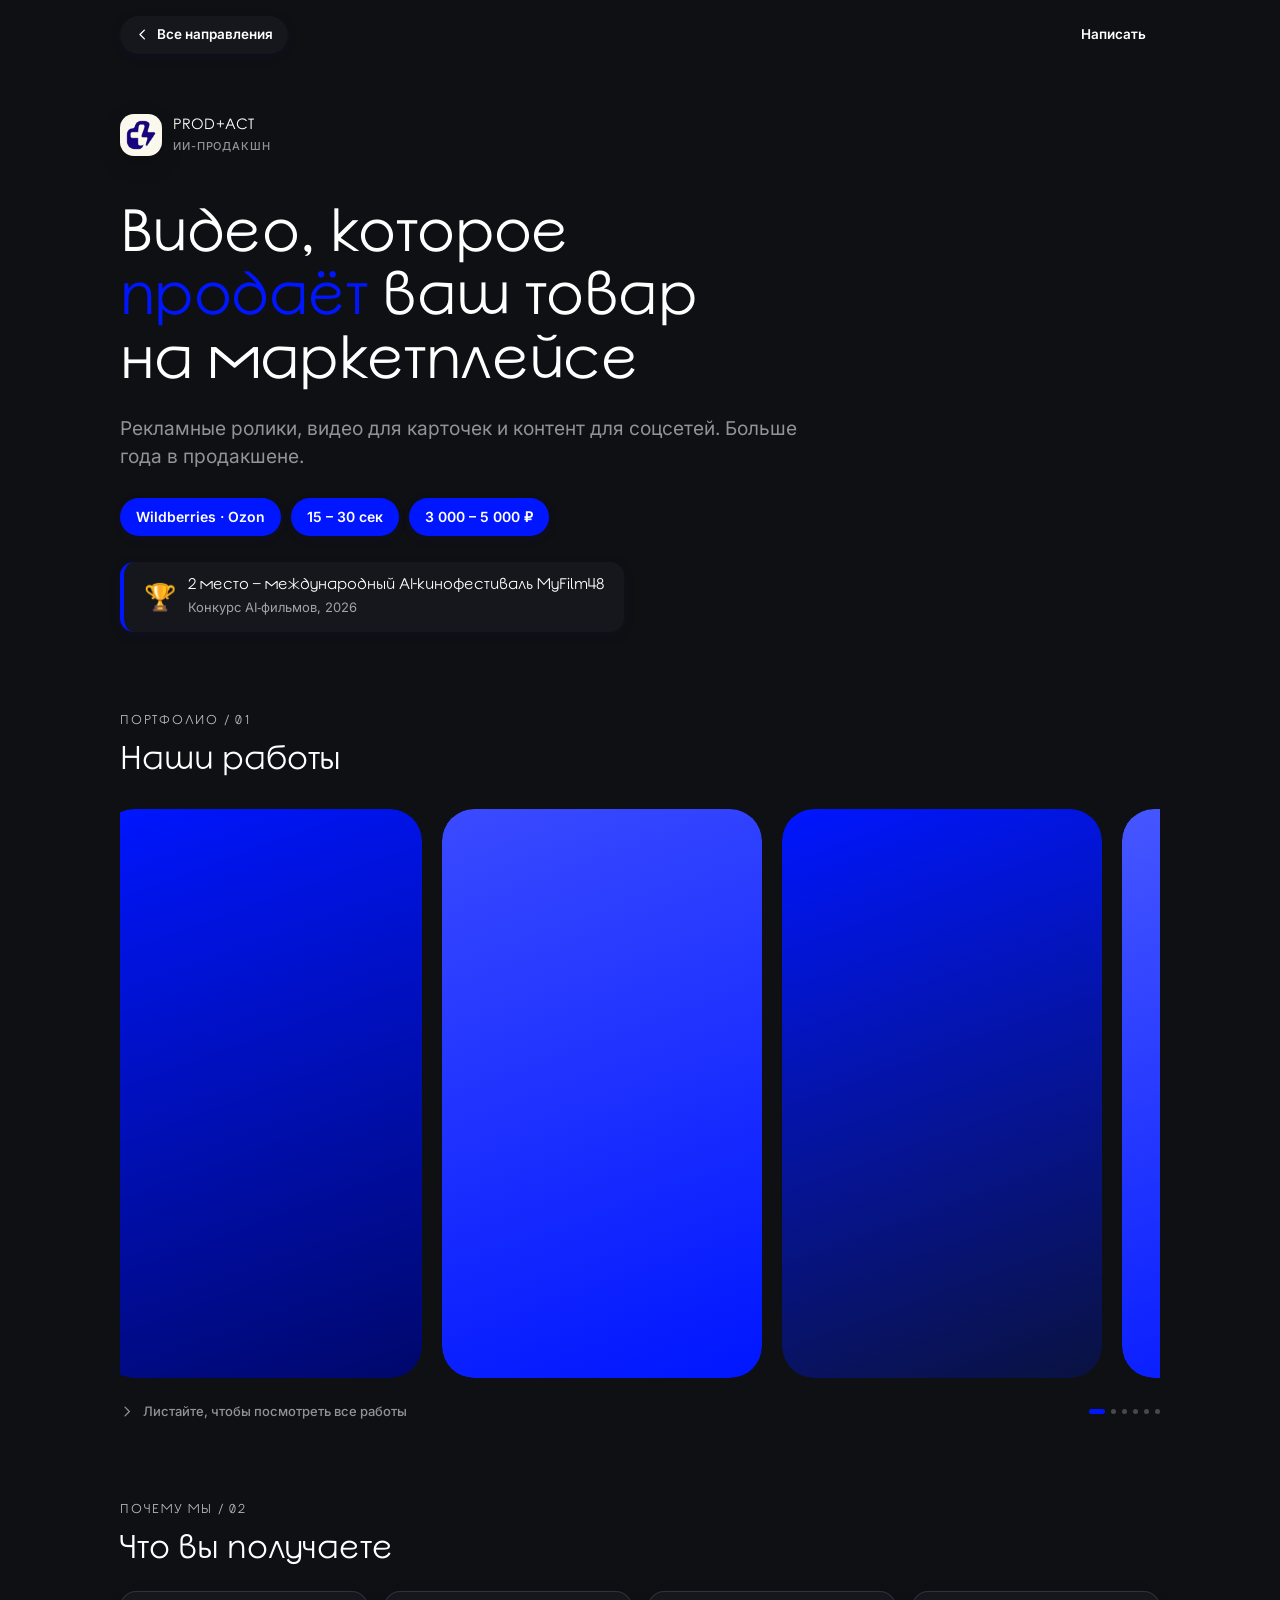
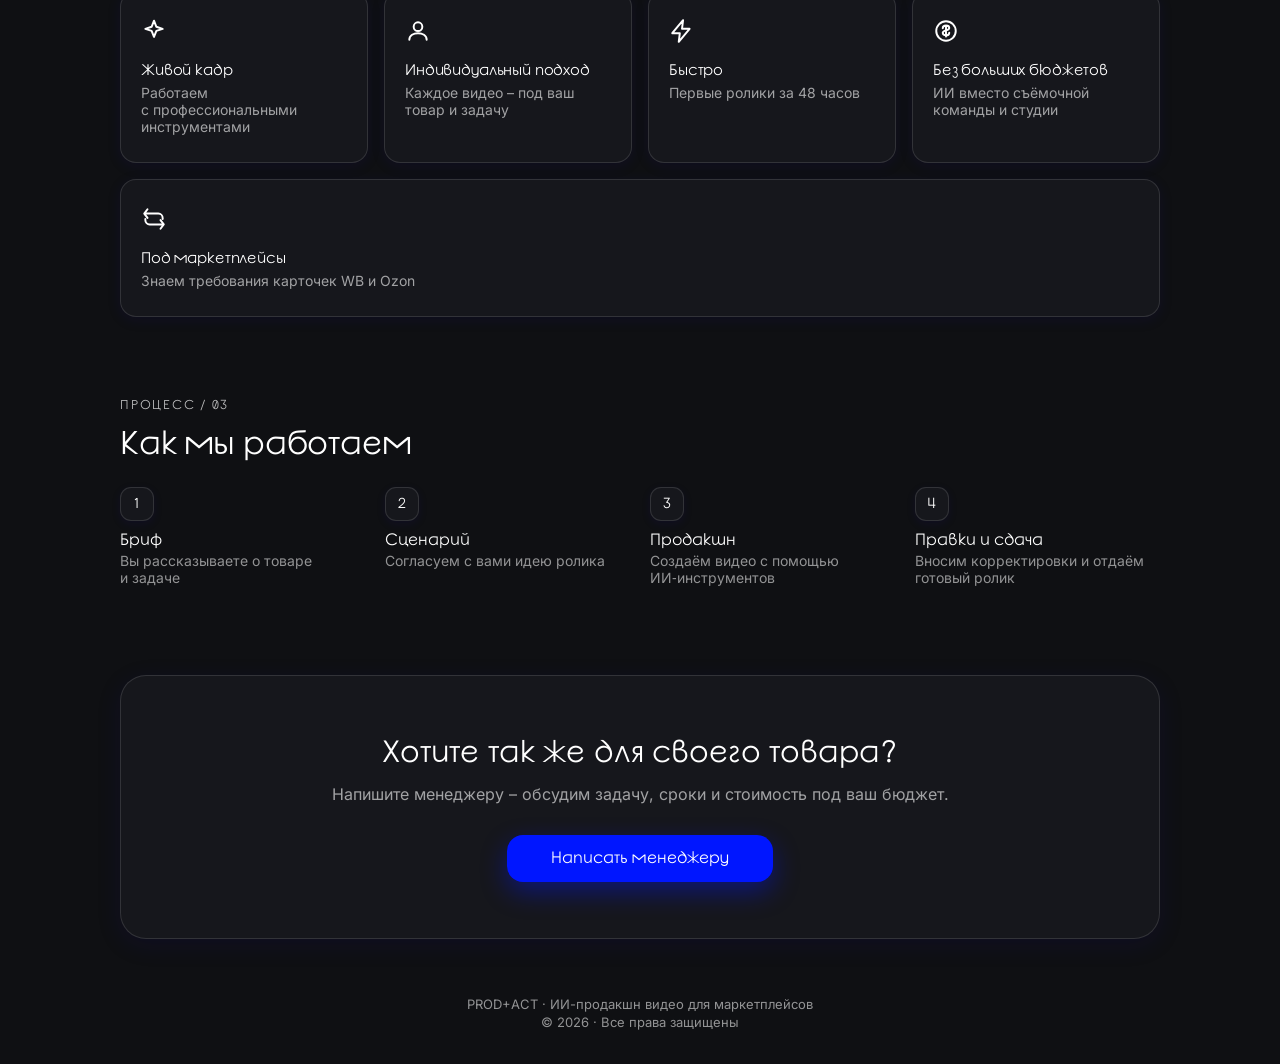
<file: wb.html>
<!doctype html>
<html lang="ru">
<head>
<meta charset="utf-8" />
<meta name="viewport" content="width=device-width, initial-scale=1, viewport-fit=cover, maximum-scale=1, user-scalable=no" />
<title>ИИ-продакшн – портфолио</title>
<link rel="icon" type="image/png" href="images/favicon.png" />
<link rel="apple-touch-icon" href="images/favicon.png" />
<!-- Telegram Mini App SDK (работает только внутри Telegram; вне его код не падает) -->
<script src="https://telegram.org/js/telegram-web-app.js"></script>
<!-- Yandex.Metrika counter -->
<script type="text/javascript">
    (function(m,e,t,r,i,k,a){
        m[i]=m[i]||function(){(m[i].a=m[i].a||[]).push(arguments)};
        m[i].l=1*new Date();
        for (var j = 0; j < document.scripts.length; j++) {if (document.scripts[j].src === r) { return; }}
        k=e.createElement(t),a=e.getElementsByTagName(t)[0],k.async=1,k.src=r,a.parentNode.insertBefore(k,a)
    })(window, document,'script','https://mc.yandex.ru/metrika/tag.js?id=110769294', 'ym');

    ym(110769294, 'init', {ssr:true, webvisor:true, clickmap:true, ecommerce:"dataLayer", referrer: document.referrer, url: location.href, accurateTrackBounce:true, trackLinks:true});
</script>
<noscript><div><img src="https://mc.yandex.ru/watch/110769294" style="position:absolute; left:-9999px;" alt="" /></div></noscript>
<!-- /Yandex.Metrika counter -->
<style>
  @font-face{
    font-family:'Inter'; font-style:normal; font-weight:100 900; font-display:swap;
    src:url([data-uri]) format('woff2');
    unicode-range:U+0000-00FF,U+0131,U+0152-0153,U+02BB-02BC,U+02C6,U+02DA,U+02DC,U+0304,U+0308,U+0329,U+2000-206F,U+20AC,U+2122,U+2191,U+2193,U+2212,U+2215,U+FEFF,U+FFFD;
  }
  @font-face{
    font-family:'Inter'; font-style:normal; font-weight:100 900; font-display:swap;
    src:url([data-uri]) format('woff2');
    unicode-range:U+0301,U+0400-045F,U+0490-0491,U+04B0-04B1,U+2116;
  }
  @font-face{
    font-family:'Unbounded'; font-style:normal; font-weight:100 900; font-display:swap;
    src:url([data-uri]) format('woff2');
    unicode-range:U+0000-00FF,U+0131,U+0152-0153,U+02BB-02BC,U+02C6,U+02DA,U+02DC,U+0304,U+0308,U+0329,U+2000-206F,U+20AC,U+2122,U+2191,U+2193,U+2212,U+2215,U+FEFF,U+FFFD;
  }
  @font-face{
    font-family:'Unbounded'; font-style:normal; font-weight:100 900; font-display:swap;
    src:url([data-uri]) format('woff2');
    unicode-range:U+0301,U+0400-045F,U+0490-0491,U+04B0-04B1,U+2116;
  }

  /* ==========================================================================
     ДИЗАЙН-ТОКЕНЫ – палитра взята с référence-карточки (эггшелл + тёмный индиго)
     ========================================================================== */
  :root{
    --bg:          #0f1013;   /* тёмный фон (фирменный) */
    --bg-deep:     #0b0c0e;   /* более глубокий оттенок фона */
    --card:        #16171c;   /* тёмная карточка */
    --card-soft:   #1c1d24;   /* чуть светлее — для чипов */
    --ink:         #FFFFFF;   /* белый текст/заголовки */
    --ink-soft:    rgba(255,255,255,.6);  /* вторичный текст */
    --text:        #FFFFFF;   /* основной текст */
    --text-dim:    rgba(255,255,255,.55); /* приглушённый текст */
    --stroke:      rgba(255,255,255,.12); /* тонкая обводка */
    --orange:      #0016FF;   /* синий акцент – кнопки и действия */
    --lime:        #0016FF;   /* синий акцент – бейджи */
    --radius:      32px;
    --safe-top:    env(safe-area-inset-top, 0px);
    --safe-bottom: env(safe-area-inset-bottom, 0px);
  }

  *{ box-sizing:border-box; margin:0; padding:0; -webkit-tap-highlight-color:transparent; }
  html,body{ background:var(--bg); color:var(--text); }
  body{
    font-family:'Inter',-apple-system,BlinkMacSystemFont,'Segoe UI',Roboto,Helvetica,Arial,sans-serif;
    line-height:1.45;
    -webkit-font-smoothing:antialiased;
    overflow-x:hidden;
    padding-bottom:calc(32px + var(--safe-bottom));
  }
  .wrap{ max-width:520px; margin:0 auto; padding:0 18px; }

  h1,h2,.display{ font-family:'Unbounded','Inter',sans-serif; }

  /* лёгкая текстура фона – тёплое виньетирование вместо неонового свечения */
  body::before{
    content:''; position:fixed; inset:0; z-index:-1; pointer-events:none;
    background:
      radial-gradient(70% 45% at 15% -5%, rgba(0,22,255,.14), transparent 70%),
      radial-gradient(60% 40% at 105% 15%, rgba(0,22,255,.10), transparent 70%),
      var(--bg);
  }

  .accent-text{ color:var(--ink); }

  /* ============================ HERO ============================ */
  header{ padding-top:calc(28px + var(--safe-top)); }
  .brand{ display:flex; align-items:center; gap:11px; margin-bottom:36px; }
  .brand-logo{
    width:42px; height:42px; border-radius:14px; flex:none;
    background:var(--card);
    display:grid; place-items:center;
    box-shadow:0 8px 22px #0000002e;
  }
  .brand-logo img{ width:100%; height:100%; object-fit:cover; border-radius:inherit; display:block; }
  .brand-name{ font-family:'Unbounded',sans-serif; font-weight:700; font-size:14.5px; letter-spacing:.01em; }
  .brand-name small{ display:block; font-family:'Inter',sans-serif; font-weight:500; font-size:11px; color:var(--text-dim); letter-spacing:.08em; text-transform:uppercase; margin-top:3px; }

  .hero h1{ font-size:32px; line-height:1.16; font-weight:700; letter-spacing:-0.01em; margin-bottom:16px; }
  .hero p{ color:var(--text-dim); font-size:15.5px; max-width:440px; font-weight:400; }
  .hero-badges{ display:flex; flex-wrap:wrap; gap:8px; margin-top:22px; }
  .badge{
    font-family:'Inter',sans-serif; font-size:12.5px; font-weight:600; color:var(--ink); padding:8px 13px; border-radius:100px;
    background:var(--lime); box-shadow:0 3px 10px #1A00891f;
  }
  .award{
    display:flex; align-items:center; gap:12px; margin-top:20px; padding:12px 15px;
    background:var(--card); border-radius:14px; border-left:4px solid var(--orange);
    box-shadow:0 3px 12px #1A00891a;
  }
  .award-ic{ font-size:26px; line-height:1; flex:none; }
  .award-txt b{ display:block; font-family:'Unbounded',sans-serif; font-size:13px; font-weight:600; color:var(--ink); line-height:1.25; }
  .award-txt span{ font-size:11.5px; color:var(--ink-soft); }

  /* карточки-«свотчи» в стиле референса: жирный индиго-заголовок на эггшелле + метка /N */
  .stats{ display:flex; gap:10px; margin-top:26px; }
  .stat{
    flex:1; background:var(--card); border-radius:16px; padding:14px 13px 13px; position:relative;
    box-shadow:0 3px 14px #1A00891f;
  }
  .stat .tag{ font-family:'Inter',sans-serif; font-size:9.5px; font-weight:700; letter-spacing:.08em; color:var(--ink-soft); text-transform:uppercase; opacity:.7; }
  .stat b{ display:block; font-family:'Unbounded',sans-serif; font-size:20px; font-weight:700; color:var(--ink); margin-top:4px; }
  .stat span{ font-size:11.5px; color:var(--ink-soft); font-weight:500; }

  /* ============================ SECTION TITLES ============================ */
  .section{ margin-top:46px; }
  .section-head{ margin-bottom:18px; display:flex; align-items:flex-end; justify-content:space-between; gap:10px; }
  .eyebrow{ font-family:'Inter',sans-serif; font-size:11.5px; font-weight:700; letter-spacing:.14em; text-transform:uppercase; color:var(--ink); opacity:.7; margin-bottom:8px; }
  .section-head h2{ font-size:22px; font-weight:700; letter-spacing:-0.005em; }
  .section-head .sub{ color:var(--text-dim); font-size:13.5px; margin-top:6px; font-weight:400; }

  /* ============================ VIDEO CAROUSEL (свайп, не столбиком) ============================ */
  .feed{
    display:flex; gap:14px; overflow-x:auto; scroll-snap-type:x mandatory;
    padding:4px 40px 6px 0; margin:0 -18px 0 0; padding-left:18px;
    -webkit-overflow-scrolling:touch; scrollbar-width:none;
  }
  .feed::-webkit-scrollbar{ display:none; }
  .vcard{
    position:relative; border-radius:var(--radius); overflow:hidden;
    aspect-ratio:9/16; flex:0 0 68%; scroll-snap-align:start;
    cursor:pointer; isolation:isolate;
  }
  .vcard .poster{ position:absolute; inset:0; z-index:-1; border-radius:inherit; }
  .vcard .overlay{
    position:absolute; inset:0; border-radius:inherit;
    background:linear-gradient(to top, rgba(15,16,19,.72) 0%, rgba(15,16,19,0) 22%, rgba(15,16,19,0) 70%, rgba(15,16,19,.55) 100%);
  }
  .vcard .top-row{ position:absolute; top:14px; left:14px; right:14px; display:flex; justify-content:flex-end; align-items:flex-start; }
  .vcard .right-group{ display:flex; align-items:center; gap:8px; }
  .upload-btn{
    width:30px; height:30px; border-radius:50%; border:none; cursor:pointer;
    background:var(--orange); backdrop-filter:blur(10px);
    display:grid; place-items:center; flex:none; transition:background .15s ease;
  }
  .upload-btn:hover{ background:#5866ff; }
  .upload-btn svg{ width:14px; height:14px; }
  .vcard video.poster-video{ position:absolute; inset:0; width:100%; height:100%; object-fit:cover; z-index:-1; border-radius:inherit; }
  .chip{
    font-family:'Inter',sans-serif; font-size:11px; font-weight:700; padding:6px 11px; border-radius:100px;
    background:var(--card); color:var(--ink);
  }
  .duration{ font-family:'Inter',sans-serif; font-size:11.5px; font-weight:600; padding:6px 10px; border-radius:100px; background:rgba(255,255,255,.18); color:#fff; backdrop-filter:blur(10px); }
  .play{
    position:absolute; top:50%; left:50%; transform:translate(-50%,-50%);
    width:64px; height:64px; border-radius:50%;
    background:var(--orange);
    display:grid; place-items:center; transition:transform .15s ease, background .15s ease;
  }
  .play.is-play{ background:var(--card); }
  .vcard:active .play{ transform:translate(-50%,-50%) scale(.9); }
  .play svg{ width:22px; height:22px; }
  .play.is-play svg{ margin-left:3px; }
  .vcard .caption{ position:absolute; left:16px; right:16px; bottom:16px; }
  .vcard .caption b{ font-family:'Unbounded',sans-serif; font-size:14.5px; font-weight:600; display:block; color:#fff; }
  .vcard .caption span{ font-size:12.5px; color:rgba(255,255,255,.8); font-weight:400; }

  .feed-hint{ display:flex; align-items:center; gap:8px; margin-top:14px; }
  .feed-hint svg{ width:15px; height:15px; flex:none; }
  .feed-hint span{ font-size:12px; color:var(--text-dim); font-weight:500; }
  .dots{ display:flex; gap:6px; margin-left:auto; }
  .dot{ width:5px; height:5px; border-radius:50%; background:rgba(255,255,255,.24); transition:all .2s ease; }
  .dot.active{ background:var(--orange); width:16px; border-radius:3px; }

  /* ============================ WHY US ============================ */
  .grid2{ display:grid; grid-template-columns:repeat(2, minmax(0, 1fr)); gap:12px; grid-auto-rows:1fr; }
  .tile-wide{ margin-top:12px; }
  .tile{
    background:var(--card); border-radius:16px; min-width:0;
    padding:20px 14px; box-shadow:0 3px 14px #1A00891f;
  }
  .tile .ic{ width:26px; height:26px; margin-bottom:12px; }
  .tile b{ font-family:'Inter',sans-serif; font-size:13px; font-weight:700; letter-spacing:-0.01em; line-height:1.2; display:block; margin-bottom:5px; color:var(--ink); }
  .tile span{ display:block; font-size:12.5px; line-height:1.2; color:var(--ink-soft); font-weight:400; }

  /* ============================ STEPS ============================ */
  .steps{ display:flex; flex-direction:column; gap:2px; }
  .step{ display:flex; gap:14px; padding:7px 0; }
  .step .num{
    flex:none; width:34px; height:34px; border-radius:11px;
    background:var(--card); box-shadow:0 3px 10px #1A00891f;
    display:grid; place-items:center; font-family:'Unbounded',sans-serif; font-weight:700; font-size:14px; color:var(--ink);
  }
  .step .col{ padding-top:5px; }
  .step .line{ width:1px; flex:none; background:var(--stroke); margin-left:17px; }
  .step b{ font-family:'Unbounded',sans-serif; font-size:14px; font-weight:600; line-height:1.2; display:block; margin-bottom:3px; }
  .step span{ display:block; font-size:13px; line-height:1.2; color:var(--text-dim); font-weight:400; }

  /* ============================ FINAL CTA ============================ */
  .final{
    margin-top:48px; text-align:center; padding:34px 24px;
    background:var(--card);
    border-radius:26px; box-shadow:0 6px 24px #1A008922;
  }
  .final h2{ font-size:21px; font-weight:700; margin-bottom:8px; color:var(--ink); }
  .final p{ color:var(--ink-soft); font-size:14px; margin-bottom:22px; font-weight:400; }

  .btn{
    display:inline-flex; align-items:center; justify-content:center; gap:8px;
    width:100%; padding:16px 20px; border-radius:16px; border:none;
    font-family:'Unbounded',sans-serif; font-size:14px; font-weight:600; letter-spacing:.005em; color:#fff; cursor:pointer;
    background:var(--orange); box-shadow:0 10px 26px rgba(0,22,255,.4);
  }
  .btn:active{ transform:scale(.985); }

  footer{ text-align:center; color:var(--text-dim); font-size:11.5px; margin-top:38px; font-weight:400; }

  /* ============================ STICKY CTA ============================ */
  .sticky{
    position:fixed; left:0; right:0; bottom:0; z-index:50;
    padding:12px 18px calc(12px + var(--safe-bottom));
    background:linear-gradient(to top,var(--bg) 65%,transparent);
  }
  .sticky .wrap{ padding:0; }

  /* модалка-заглушка «видео» */
  .modal{
    position:fixed; inset:0; z-index:100; display:none; place-items:center;
    background:rgba(9,10,12,.88); backdrop-filter:blur(6px); padding:24px;
  }
  .modal.open{ display:grid; }
  .modal .box{
    width:min(300px,80vw); aspect-ratio:9/16; border-radius:24px;
    display:grid; place-items:center; text-align:center;
    background:var(--card); box-shadow:0 20px 50px #1A008940;
  }
  .modal .box p{ color:var(--ink-soft); font-size:13.5px; padding:0 24px; font-weight:400; }
  .modal .box b{ color:var(--ink); font-family:'Unbounded',sans-serif; font-size:15px; font-weight:600; display:block; margin-bottom:10px; }
  .modal .box video{ width:100%; height:100%; object-fit:cover; border-radius:inherit; }

  /* ============================================================
     АДАПТАЦИЯ ПОД ШИРОКИЙ ЭКРАН (планшет / десктоп)
     Всё выше — мобильный вид (как в оригинале), не трогается.
     ============================================================ */
  @media (min-width:768px){
    .wrap{ max-width:1120px; padding:0 40px; }

    /* --- HERO --- */
    header.hero{ padding-top:56px; }
    .brand{ margin-bottom:48px; }
    .hero h1{ font-size:clamp(40px,5vw,58px); line-height:1.1; max-width:20ch; margin-bottom:20px; }
    .hero p{ font-size:19px; max-width:60ch; }
    .hero-badges{ margin-top:28px; gap:10px; }
    .badge{ font-size:14px; padding:9px 16px; }
    .award{ display:inline-flex; margin-top:26px; padding:14px 20px; }
    .award-txt b{ font-size:15px; }
    .award-txt span{ font-size:13px; }

    /* --- ЗАГОЛОВКИ СЕКЦИЙ --- */
    .section{ margin-top:80px; }
    .section-head h2{ font-size:32px; }
    .eyebrow{ font-size:12.5px; }

    /* --- ЛЕНТА ВИДЕО: карточки нормального размера, лента остаётся свайп/скролл --- */
    .feed{ gap:20px; padding:6px 0 10px; margin:0; scroll-snap-type:none; }
    .vcard{ flex:0 0 300px; }
    .vcard .caption b{ font-size:16px; }
    .feed-hint span{ font-size:13px; }

    /* --- ПРЕИМУЩЕСТВА: 4 в ряд --- */
    .grid2{ grid-template-columns:repeat(4, minmax(0,1fr)); gap:16px; }
    .tile{ padding:26px 20px; }
    .tile b{ font-size:15px; }
    .tile span{ font-size:14px; }
    .tile-wide{ margin-top:16px; }

    /* --- ШАГИ: 4 колонки в ряд --- */
    .steps{ flex-direction:row; gap:20px; }
    .step{ flex:1; flex-direction:column; gap:10px; padding:0; }
    .step .col{ padding-top:0; }
    .step b{ font-size:16px; }
    .step span{ font-size:14px; }

    /* --- ФИНАЛЬНЫЙ CTA --- */
    .final{ margin-top:88px; padding:56px 40px; }
    .final h2{ font-size:30px; }
    .final p{ font-size:16px; margin-bottom:28px; }
    .btn{ width:auto; padding:16px 44px; font-size:16px; }

    footer{ margin-top:56px; font-size:13px; }
  }

  /* очень широкие экраны — чуть крупнее карточки видео */
  @media (min-width:1200px){
    .vcard{ flex:0 0 320px; }
  }

  /* верхняя навигация «назад на главную» */
  .topnav{ display:flex; align-items:center; justify-content:space-between; gap:12px;
    padding:calc(16px + var(--safe-top)) 0 4px; }
  .topnav .back{ display:inline-flex; align-items:center; gap:7px; font-family:'Inter',sans-serif;
    font-weight:600; font-size:13.5px; color:var(--ink); padding:9px 15px; border-radius:100px;
    background:var(--card); box-shadow:0 3px 12px #1A00891a; transition:transform .15s ease; }
  .topnav .back:hover{ transform:translateX(-2px); }
  .topnav .tg{ font-family:'Inter',sans-serif; font-weight:600; font-size:13.5px; color:var(--ink);
    padding:9px 14px; border-radius:100px; transition:background .15s ease; }
  .topnav .tg:hover{ background:rgba(255,255,255,.07); }
  a{ text-decoration:none; }

  /* ===== Новый фирменный стиль: шрифт Educational Gothic + акценты ===== */
  @font-face{
    font-family:'Educational Gothic';
    src:url('fonts/EducationalGothic-Regular.otf') format('opentype');
    font-weight:100 900; font-style:normal; font-display:swap;
  }
  h1,h2,.display,.brand-name,.stat b,.award-txt b,.eyebrow,
  .vcard .caption b,.tile b,.step .num,.step b,.btn,.final h2,.modal .box b{
    font-family:'Educational Gothic','Unbounded',sans-serif;
  }
  .accent-text{ color:var(--orange); }
  /* лёгкая обводка карточек для разделения на тёмном фоне */
  .stat,.tile,.step .num,.final,.topnav .brand-pill,.chip{ border:1px solid var(--stroke); }
</style>
</head>
<body>

<div class="wrap">

  <!-- ============ ВЕРХНЯЯ НАВИГАЦИЯ ============ -->
  <nav class="topnav">
    <a class="back" href="index.html">
      <svg width="15" height="15" viewBox="0 0 24 24" fill="none" stroke="currentColor" stroke-width="2.2" stroke-linecap="round" stroke-linejoin="round"><path d="M15 5l-7 7 7 7"/></svg>
      Все направления
    </a>
    <a class="tg" href="https://t.me/ASurkoff" target="_blank" rel="noopener">Написать</a>
  </nav>

  <!-- ============ HERO ============ -->
  <header class="hero">
    <div class="brand">
      <div class="brand-logo">
        <img src="[data-uri]" alt="PROD+ACT">
      </div>
      <div class="brand-name">
        PROD+ACT
        <small>ИИ-продакшн</small>
      </div>
    </div>

    <h1>Видео, которое <span class="accent-text">продаёт</span> ваш товар на маркетплейсе</h1>
    <p>Рекламные ролики, видео для&nbsp;карточек и&nbsp;контент для&nbsp;соцсетей. Больше года в&nbsp;продакшене.</p>

    <div class="hero-badges">
      <span class="badge">Wildberries · Ozon</span>
      <span class="badge">15 – 30 сек</span>
      <span class="badge">3 000 – 5 000 ₽</span>
    </div>

    <div class="award">
      <span class="award-ic">🏆</span>
      <div class="award-txt">
        <b>2&nbsp;место&nbsp;– международный AI&#8209;кинофестиваль MyFilm48</b>
        <span>Конкурс AI&#8209;фильмов, 2026</span>
      </div>
    </div>
  </header>

  <!-- ============ VIDEO CAROUSEL ============ -->
  <section class="section">
    <div class="section-head">
      <div>
        <div class="eyebrow">Портфолио / 01</div>
        <h2>Наши работы</h2>
      </div>
    </div>
    <div class="feed" id="feed"><!-- карточки добавляются скриптом --></div>
    <div class="feed-hint">
      <svg viewBox="0 0 24 24" fill="none" stroke="var(--text-dim)" stroke-width="2" stroke-linecap="round" stroke-linejoin="round"><path d="M8 5l7 7-7 7"/></svg>
      <span>Листайте, чтобы посмотреть все работы</span>
      <div class="dots" id="dots"></div>
    </div>
  </section>

  <!-- ============ WHY US ============ -->
  <section class="section">
    <div class="section-head">
      <div>
        <div class="eyebrow">Почему мы / 02</div>
        <h2>Что вы получаете</h2>
      </div>
    </div>
    <div class="grid2">
      <div class="tile">
        <svg class="ic" viewBox="0 0 24 24" fill="none" stroke="#FFFFFF" stroke-width="1.8" stroke-linecap="round" stroke-linejoin="round"><path d="M12 2.5l2.2 5.6L20 10l-5.8 1.9L12 17.5l-2.2-5.6L4 10l5.8-1.9L12 2.5Z"/></svg>
        <b>Живой кадр</b><span>Работаем с&nbsp;профессиональными инструментами</span>
      </div>
      <div class="tile">
        <svg class="ic" viewBox="0 0 24 24" fill="none" stroke="#FFFFFF" stroke-width="1.8" stroke-linecap="round" stroke-linejoin="round"><circle cx="12" cy="8" r="4"/><path d="M4 20c0-4 4-6 8-6s8 2 8 6"/></svg>
        <b>Индивидуальный подход</b><span>Каждое видео&nbsp;– под&nbsp;ваш товар и&nbsp;задачу</span>
      </div>
      <div class="tile">
        <svg class="ic" viewBox="0 0 24 24" fill="none" stroke="#FFFFFF" stroke-width="1.8" stroke-linecap="round" stroke-linejoin="round"><path d="M13 2 3 14h7l-1 8 10-12h-7l1-8Z"/></svg>
        <b>Быстро</b><span>Первые ролики за&nbsp;48&nbsp;часов</span>
      </div>
      <div class="tile">
        <svg class="ic" viewBox="0 0 24 24" fill="none" stroke="#FFFFFF" stroke-width="1.8" stroke-linecap="round" stroke-linejoin="round"><circle cx="12" cy="12" r="9"/><path d="M12 7v10M9 9.5c0-1.4 1.3-2.5 3-2.5s3 1 3 2.3c0 2.7-6 1.6-6 4.4 0 1.3 1.3 2.3 3 2.3s3-1.1 3-2.5"/></svg>
        <b>Без больших бюджетов</b><span>ИИ вместо съёмочной команды и&nbsp;студии</span>
      </div>
    </div>
    <div class="tile tile-wide">
      <svg class="ic" viewBox="0 0 24 24" fill="none" stroke="#FFFFFF" stroke-width="1.8" stroke-linecap="round" stroke-linejoin="round"><path d="M6 3 3 7l3 4M3 7h13a4 4 0 0 1 4 4v1M18 21l3-4-3-4M21 17H8a4 4 0 0 1-4-4v-1"/></svg>
      <b>Под маркетплейсы</b><span>Знаем требования карточек WB и&nbsp;Ozon</span>
    </div>
  </section>

  <!-- ============ HOW WE WORK ============ -->
  <section class="section">
    <div class="section-head">
      <div>
        <div class="eyebrow">Процесс / 03</div>
        <h2>Как мы работаем</h2>
      </div>
    </div>
    <div class="steps" id="steps"></div>
  </section>

  <!-- ============ FINAL CTA ============ -->
  <section class="final">
    <h2>Хотите так же для своего товара?</h2>
    <p>Напишите менеджеру&nbsp;– обсудим задачу, сроки и&nbsp;стоимость под&nbsp;ваш бюджет.</p>
    <button class="btn" onclick="contactManager()">Написать менеджеру</button>
  </section>

  <footer>
    PROD+ACT · ИИ-продакшн видео для маркетплейсов<br>© 2026 · Все права защищены
  </footer>
</div>

<!-- нижняя плавающая кнопка убрана – CTA только в блоке страницы -->

<!-- ============ МОДАЛКА-ЗАГЛУШКА ============ -->
<div class="modal" id="modal" onclick="closeModal()">
  <div class="box" id="modal-box">
    <video id="modal-video" hidden playsinline controls autoplay></video>
    <div id="modal-placeholder">
      <b>Здесь будет видео</b>
      <p id="modal-text">В финальной версии тут проигрывается ролик 9:16</p>
    </div>
  </div>
</div>

<script>
  /* ==========================================================================
     КОНФИГ – здесь меняете под себя
     ========================================================================== */
  const CONFIG = {
    // Username менеджера в Telegram (без @). Замените на реальный:
    managerUsername: "ASurkoff",
  };

  // ================= ВАШИ ВИДЕО =================
  // Как добавить свои ролики:
  //  1) Загрузите mp4-файлы в репозиторий (можно в корень), назвав 1.mp4, 2.mp4, ...
  //  2) В src ниже укажите имя файла ("1.mp4") или полную ссылку на CDN ("https://.../clip.mp4").
  //  3) Одна строка = одна карточка. Добавляйте/удаляйте строки под число ваших роликов.
  // Пока src пустой ("") – на карточке заглушка с кнопкой локальной загрузки (только для теста).
  // Формат: вертикальные 9:16, mp4 (H.264 + AAC). g – цвет-подложка, виден пока грузится кадр.
  const VIDEOS = [
    { src:"videos/wb/1.mp4", g:["#0016FF","#00086b"] },
    { src:"videos/wb/2.mp4", g:["#3a4bff","#0016FF"] },
    { src:"videos/wb/3.mp4", g:["#0016FF","#0a1240"] },
    { src:"videos/wb/4.mp4", g:["#4657ff","#0016FF"] },
    { src:"videos/wb/5.mp4", g:["#0016FF","#000a99"] },
    { src:"videos/wb/6.mp4", g:["#3a4bff","#0a1240"] },
  ];

  const STEPS = [
    { t:"Бриф", d:"Вы рассказываете о&nbsp;товаре и&nbsp;задаче" },
    { t:"Сценарий", d:"Согласуем с&nbsp;вами идею ролика" },
    { t:"Продакшн", d:"Создаём видео с&nbsp;помощью ИИ&#8209;инструментов" },
    { t:"Правки и сдача", d:"Вносим корректировки и&nbsp;отдаём готовый ролик" },
  ];

  /* ---------- рендер карусели ---------- */
  const feed = document.getElementById('feed');
  const dotsEl = document.getElementById('dots');
  VIDEOS.forEach((v,i)=>{
    const el = document.createElement('div');
    el.className = 'vcard';
    el.dataset.videoUrl = v.src || '';

    // обложка = первый кадр ролика; по тапу – плеер со звуком.
    // Автовоспроизведение центрального ролика – ниже через IntersectionObserver.
    el.innerHTML = `
        <div class="poster" style="background:linear-gradient(160deg,${v.g[0]},${v.g[1]})"></div>
        ${v.src ? `<video class="poster-video" src="${v.src}#t=0.1" muted loop playsinline preload="metadata" onerror="this.remove()"></video>` : ''}`;
    if(v.src) el.addEventListener('click', ()=> openModal(v, v.src));

    feed.appendChild(el);

    const d = document.createElement('div');
    d.className = 'dot' + (i===0 ? ' active' : '');
    dotsEl.appendChild(d);
  });

  /* ---------- авто-воспроизведение центрального ролика (Reels-эффект) ---------- */
  const autoVids = feed.querySelectorAll('video.poster-video');
  if('IntersectionObserver' in window && autoVids.length){
    const io = new IntersectionObserver((entries)=>{
      entries.forEach(en=>{
        if(en.isIntersecting && en.intersectionRatio >= 0.6){ en.target.play().catch(()=>{}); }
        else { en.target.pause(); }
      });
    }, { root: feed, threshold: [0, 0.6, 1] });
    autoVids.forEach(v=> io.observe(v));
  }

  /* ---------- синхронизация точек со свайпом ---------- */
  let dotEls = Array.from(dotsEl.children);
  let scrollTimer;
  feed.addEventListener('scroll', ()=>{
    clearTimeout(scrollTimer);
    scrollTimer = setTimeout(()=>{
      const cardW = feed.firstElementChild.getBoundingClientRect().width + 14;
      const idx = Math.round(feed.scrollLeft / cardW);
      dotEls.forEach((d,i)=> d.classList.toggle('active', i===idx));
    }, 60);
  }, { passive:true });

  /* ---------- рендер шагов ---------- */
  const stepsEl = document.getElementById('steps');
  STEPS.forEach((s,i)=>{
    const row = document.createElement('div');
    row.className='step';
    row.innerHTML = `<div class="num">${i+1}</div><div class="col"><b>${s.t}</b><span>${s.d}</span></div>`;
    stepsEl.appendChild(row);
  });

  /* ---------- модалка ---------- */
  function openModal(v, videoUrl){
    const modalVideo = document.getElementById('modal-video');
    const modalPlaceholder = document.getElementById('modal-placeholder');
    if(videoUrl){
      modalVideo.src = videoUrl;
      modalVideo.hidden = false;
      modalPlaceholder.hidden = true;
      modalVideo.currentTime = 0;
      modalVideo.play();
    } else {
      document.getElementById('modal-text').textContent = `Нажмите иконку загрузки на карточке, чтобы прикрепить свой ролик.`;
      modalVideo.hidden = true;
      modalVideo.pause();
      modalPlaceholder.hidden = false;
    }
    document.getElementById('modal').classList.add('open');
    if(window.Telegram?.WebApp) Telegram.WebApp.HapticFeedback?.impactOccurred('light');
  }
  function closeModal(){
    document.getElementById('modal').classList.remove('open');
    const modalVideo = document.getElementById('modal-video');
    modalVideo.pause();
  }

  /* ---------- контакт с менеджером ---------- */
  function contactManager(){
    if(window.ym) ym(110769294, 'reachGoal', 'contact_click'); // цель Метрики: клик по кнопке связи
    const url = `https://t.me/${CONFIG.managerUsername}`;
    if(window.Telegram?.WebApp){
      Telegram.WebApp.HapticFeedback?.impactOccurred('medium');
      Telegram.WebApp.openTelegramLink(url);
    } else {
      window.open(url,'_blank');
    }
  }

  /* ---------- интеграция с Telegram ---------- */
  (function(){
    const tg = window.Telegram?.WebApp;
    if(!tg) return;                 // открыто вне Telegram – работаем как обычный сайт
    tg.ready();
    tg.expand();
    try{ tg.setHeaderColor('#0f1013'); tg.setBackgroundColor('#0f1013'); }catch(e){}
    if(window.ym) ym(110769294, 'reachGoal', 'app_open'); // отметка «открыл мини-апп из Telegram»

    // Прячем нативную нижнюю кнопку Telegram
    try{ tg.MainButton.hide(); }catch(e){}
  })();
</script>
</body>
</html>
</file>
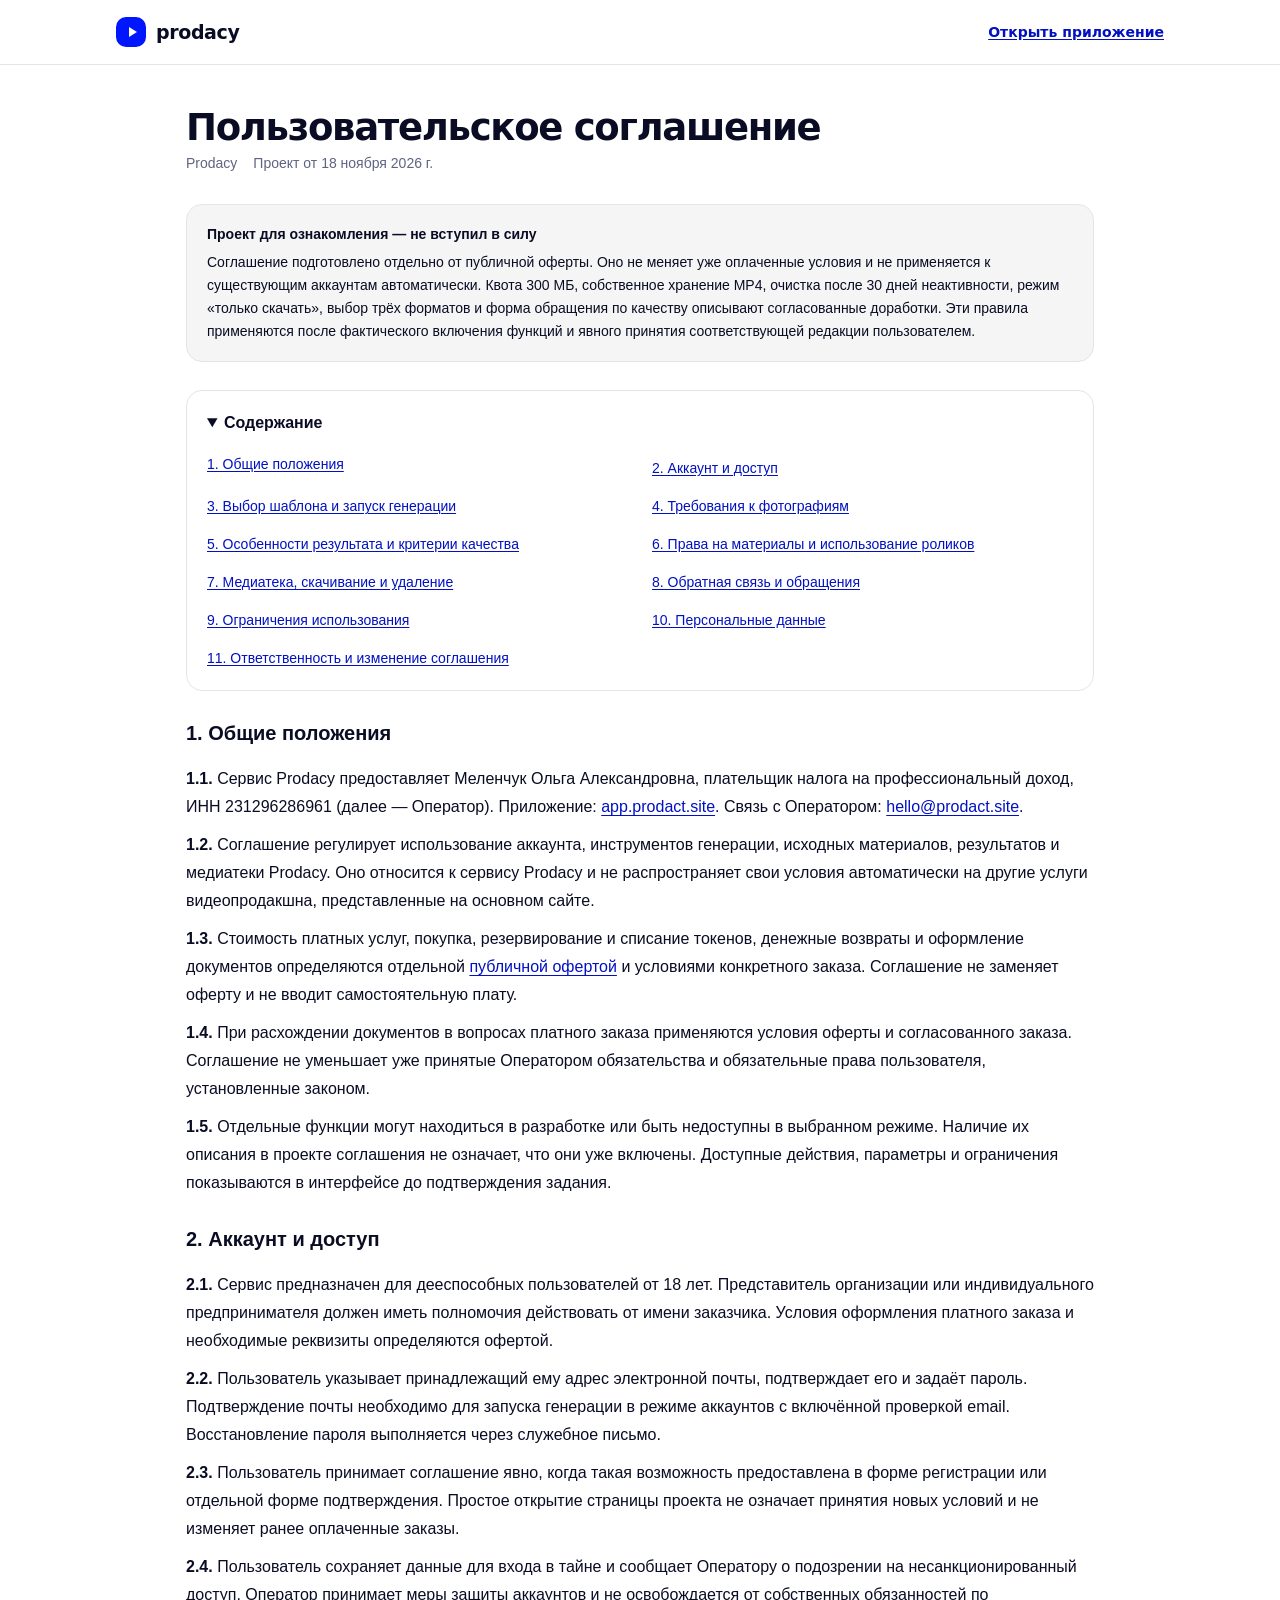
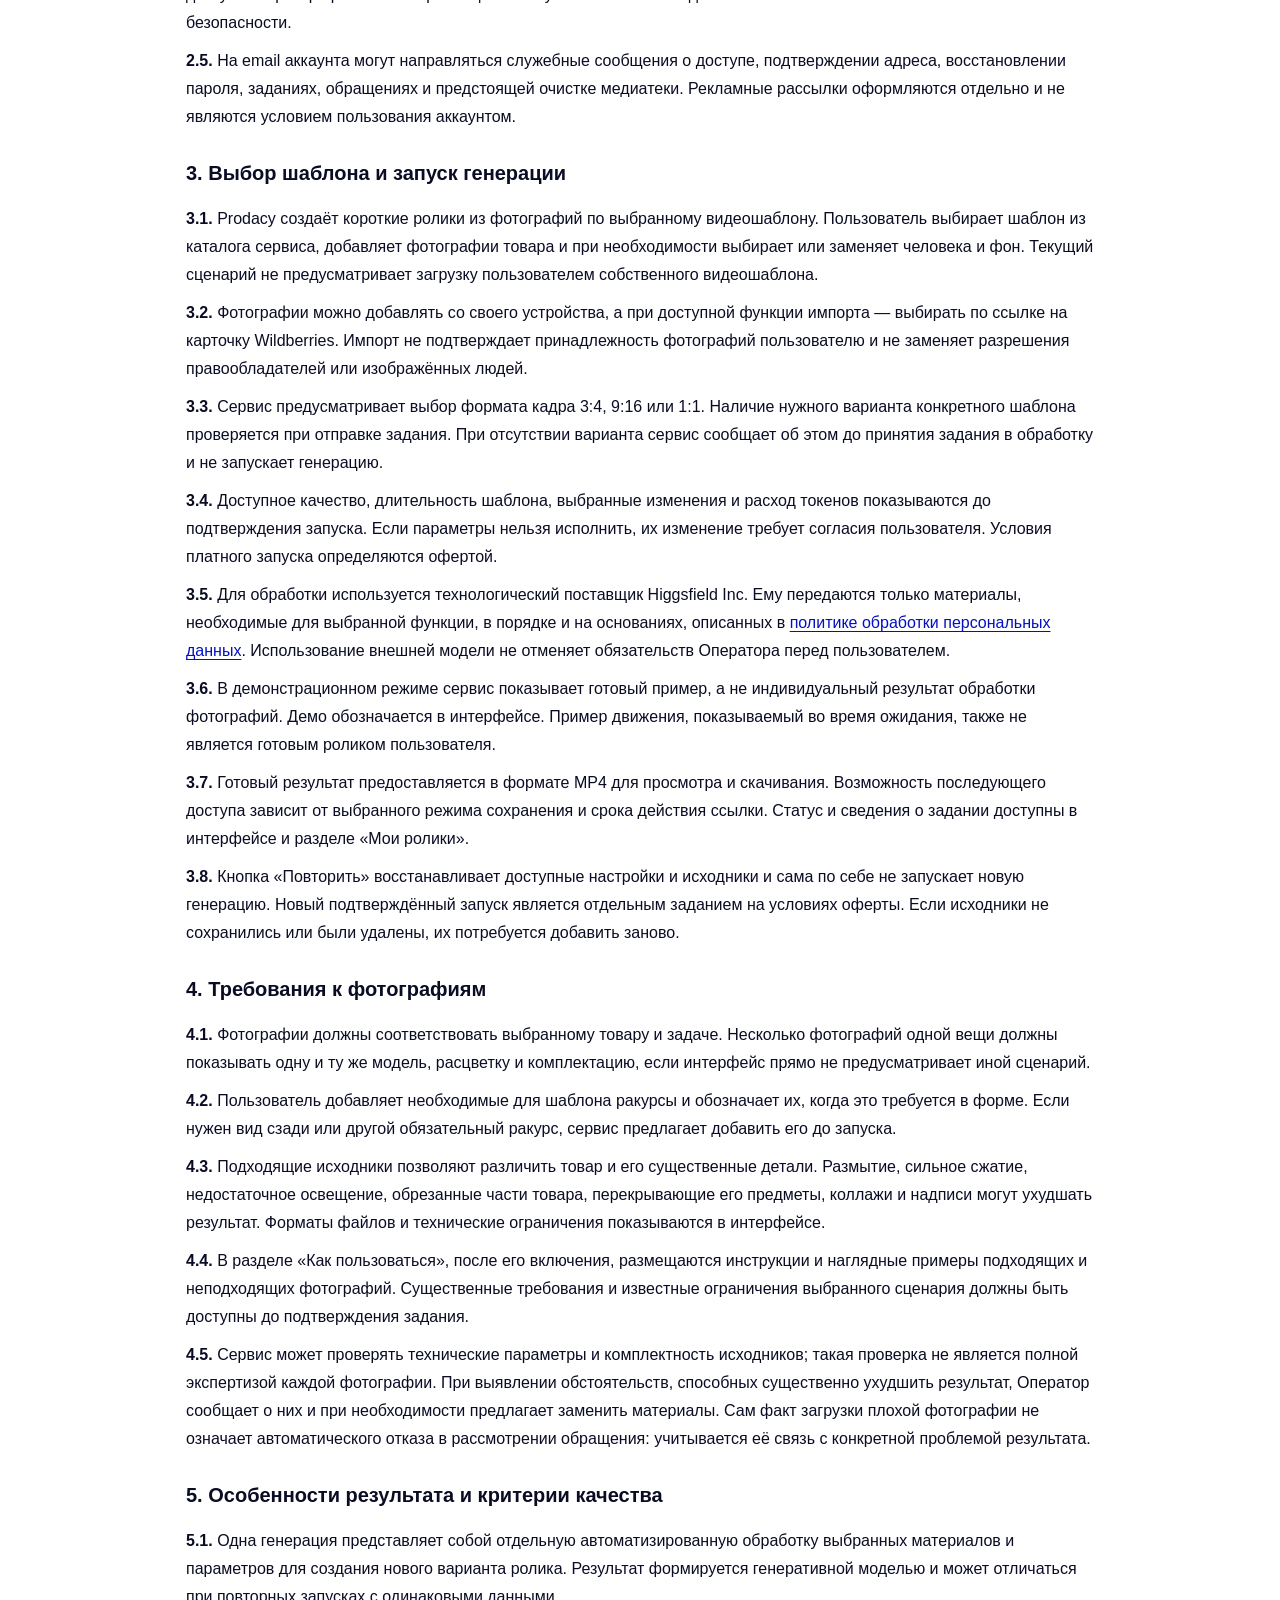
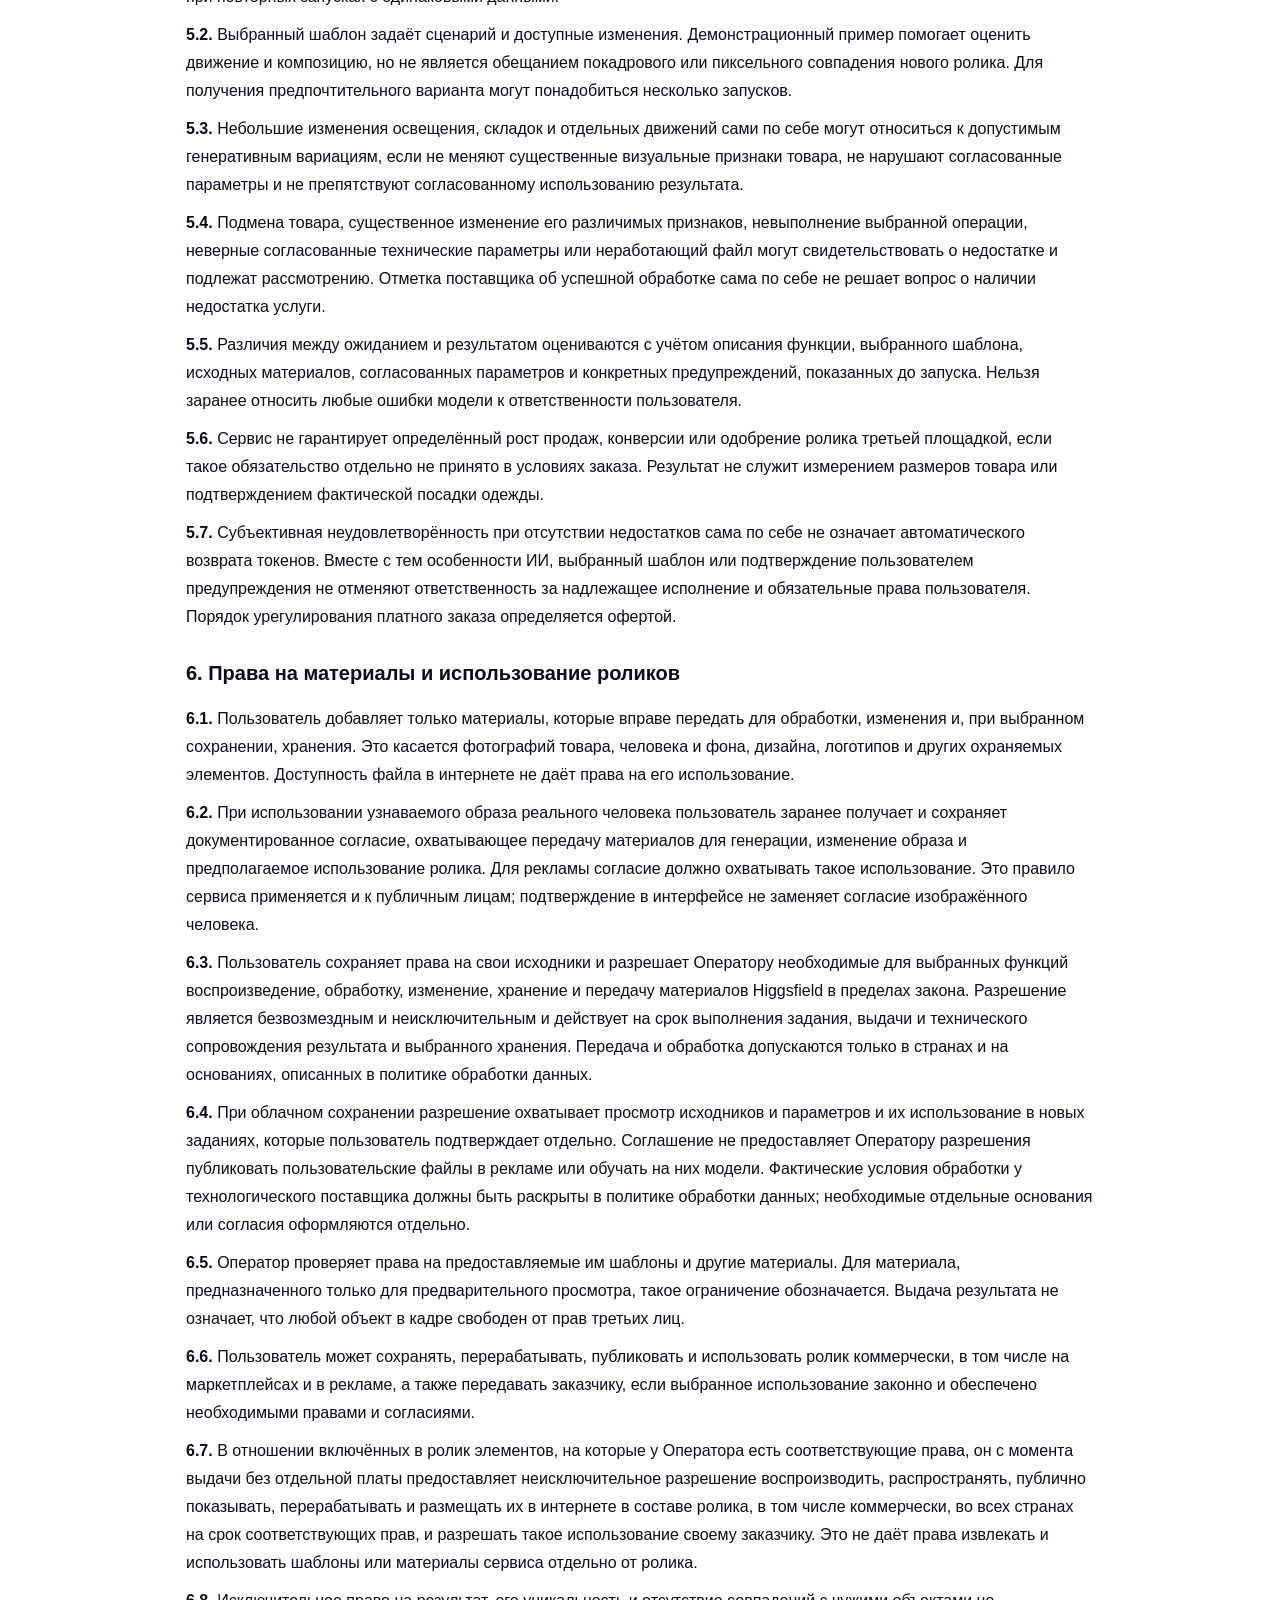
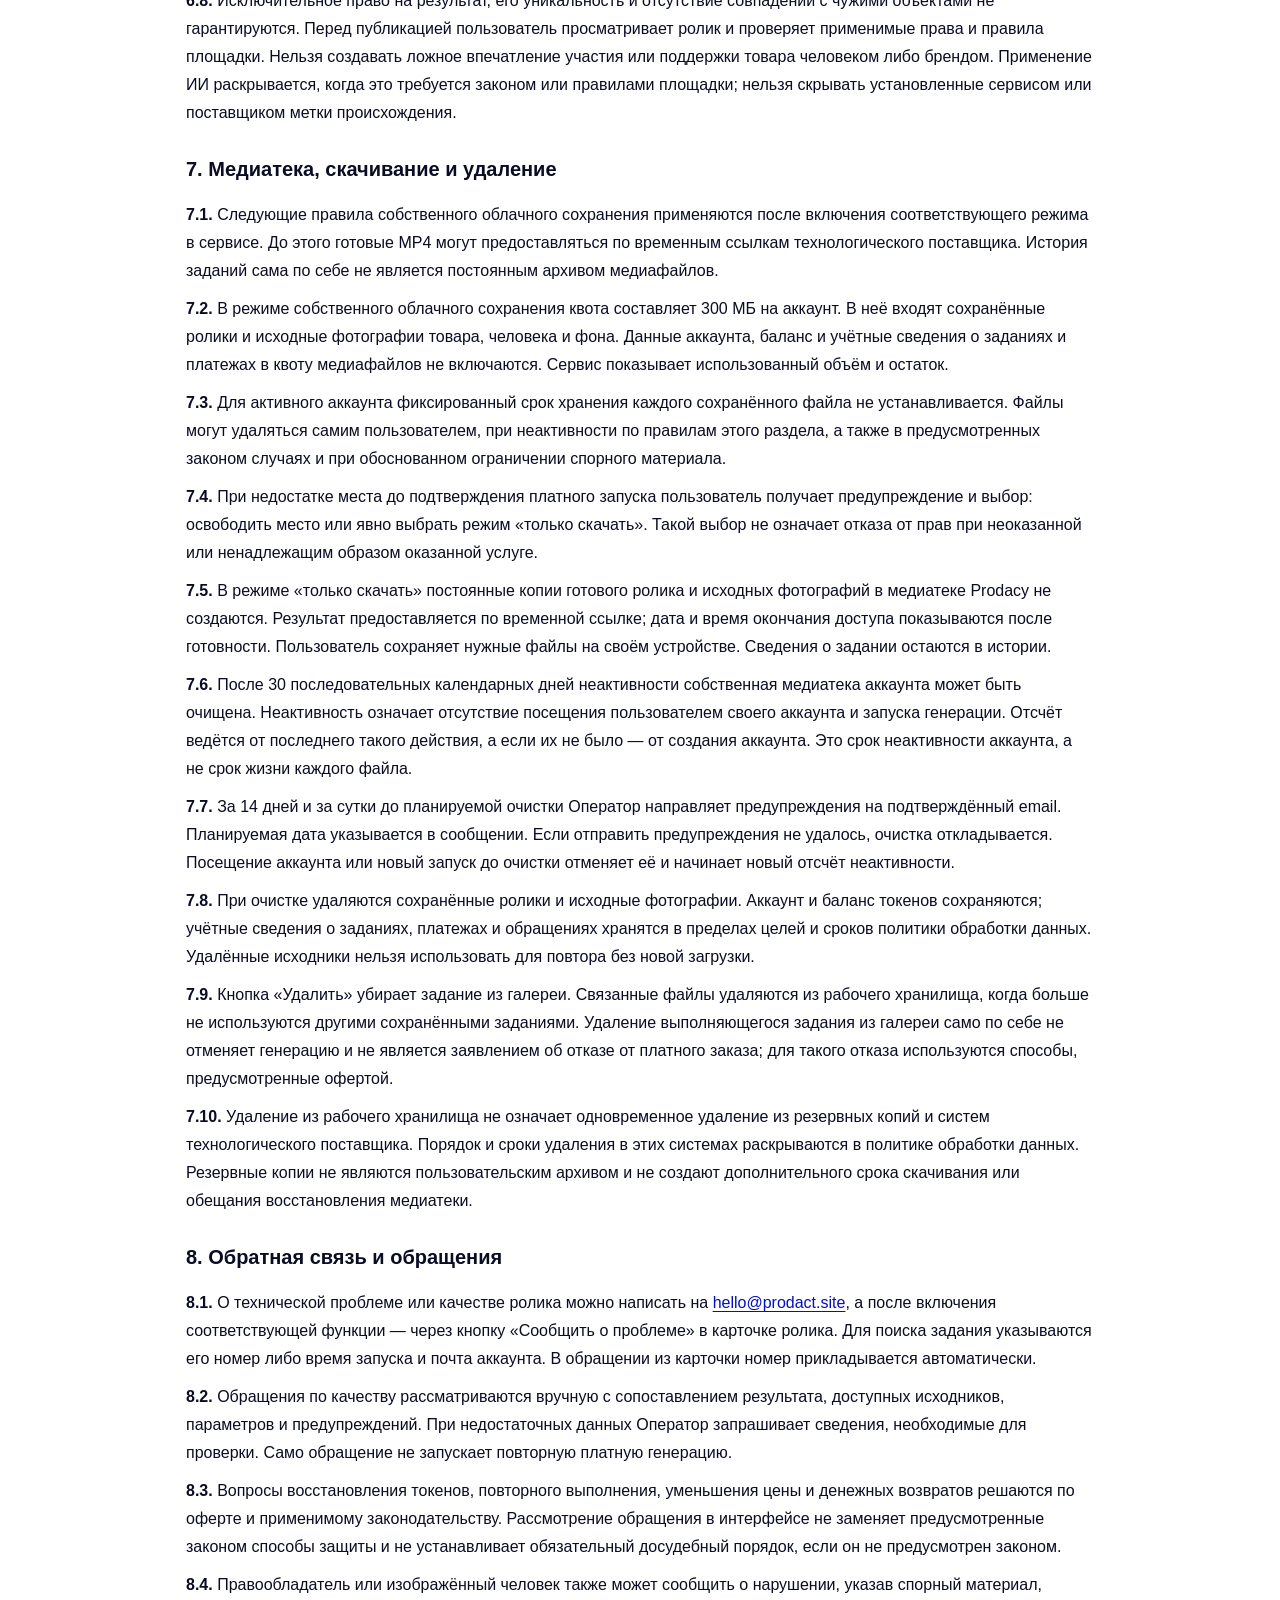
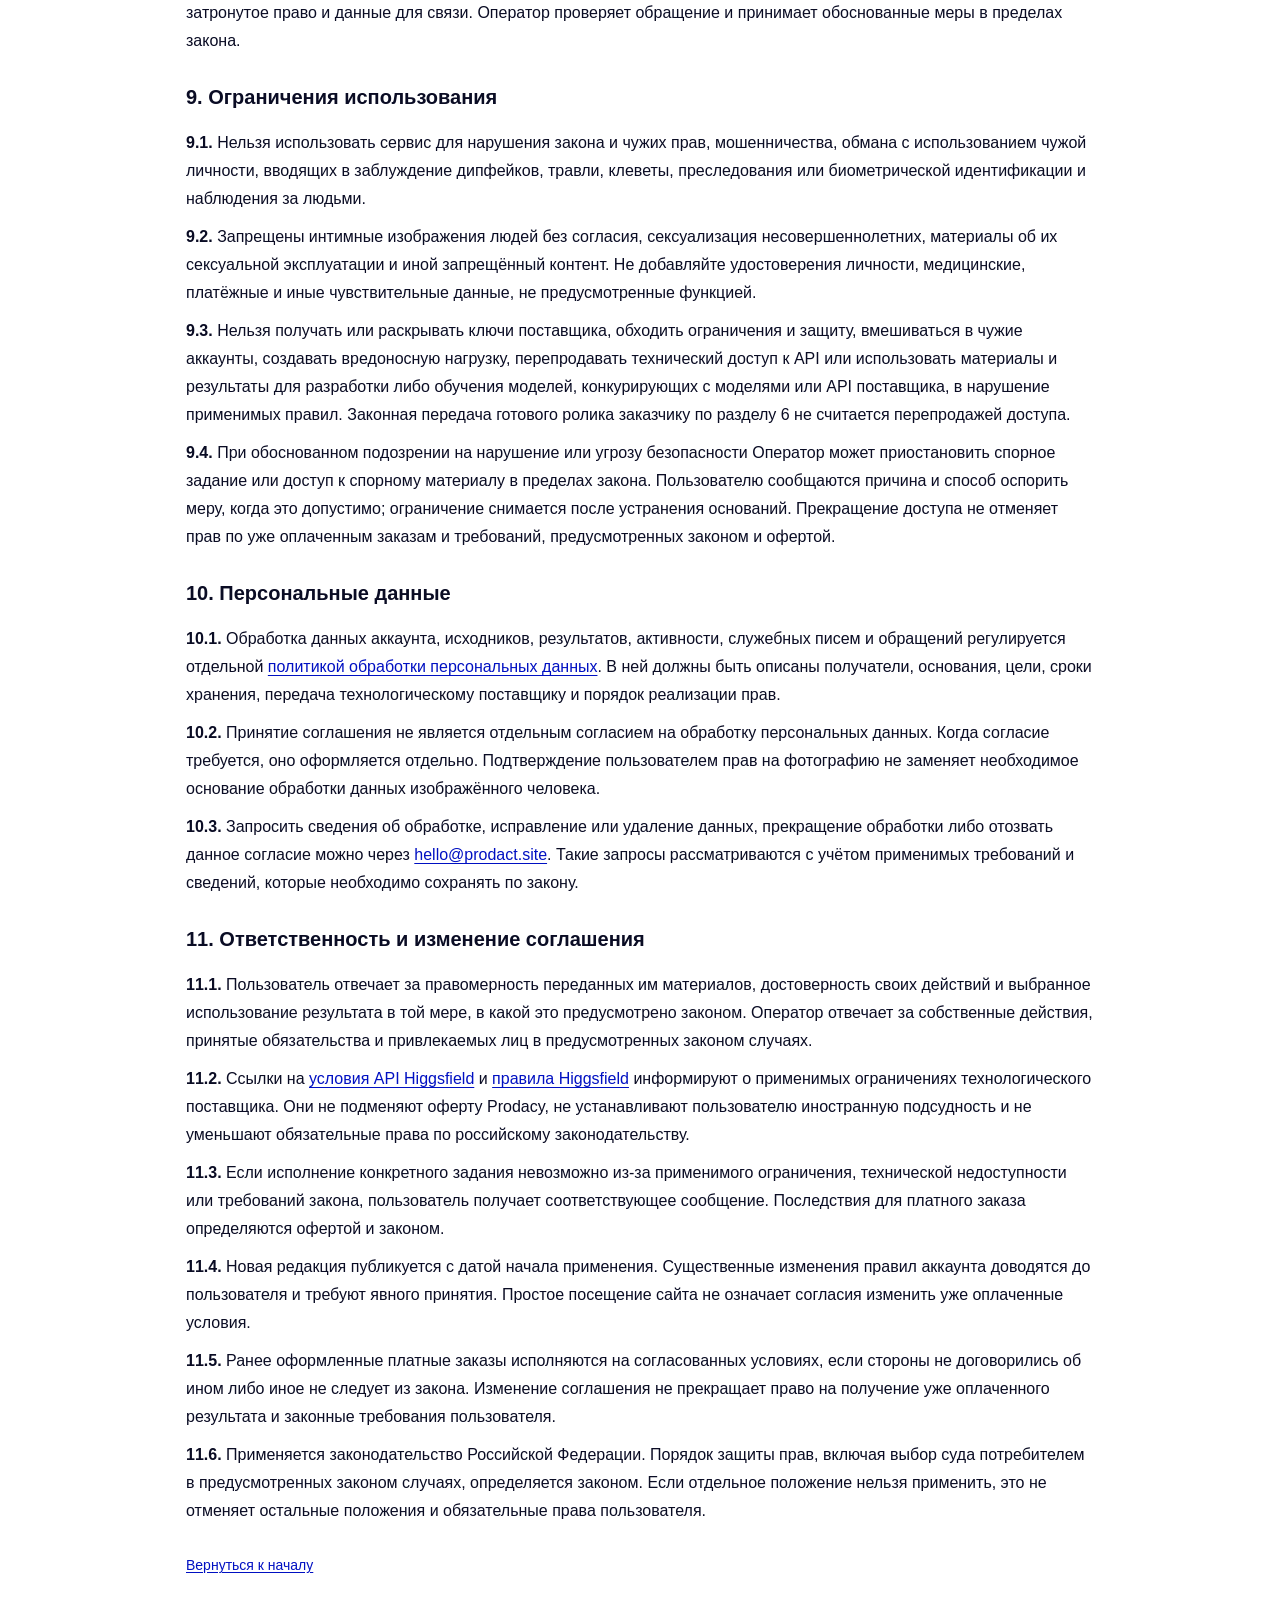
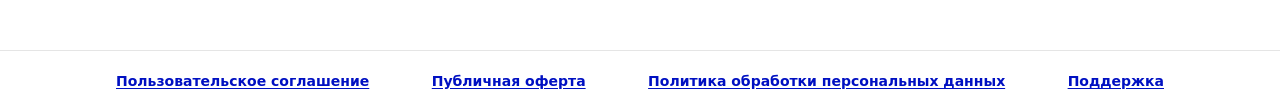
<file: video/agreement.html>
<!doctype html>
<html lang="ru">
<head>
<meta charset="utf-8">
<meta name="viewport" content="width=device-width, initial-scale=1">
<meta name="robots" content="noindex,follow">
<meta http-equiv="refresh" content="0;url=/agreement.html">
<link rel="canonical" href="https://prodact.site/agreement.html">
<title>Пользовательское соглашение — Prodacy</title>
</head>
<body>
<h1>Пользовательское соглашение Prodacy</h1>
<p>Страница находится по новому адресу: <a href="/agreement.html">открыть пользовательское соглашение</a>.</p>
</body>
</html>
</file>
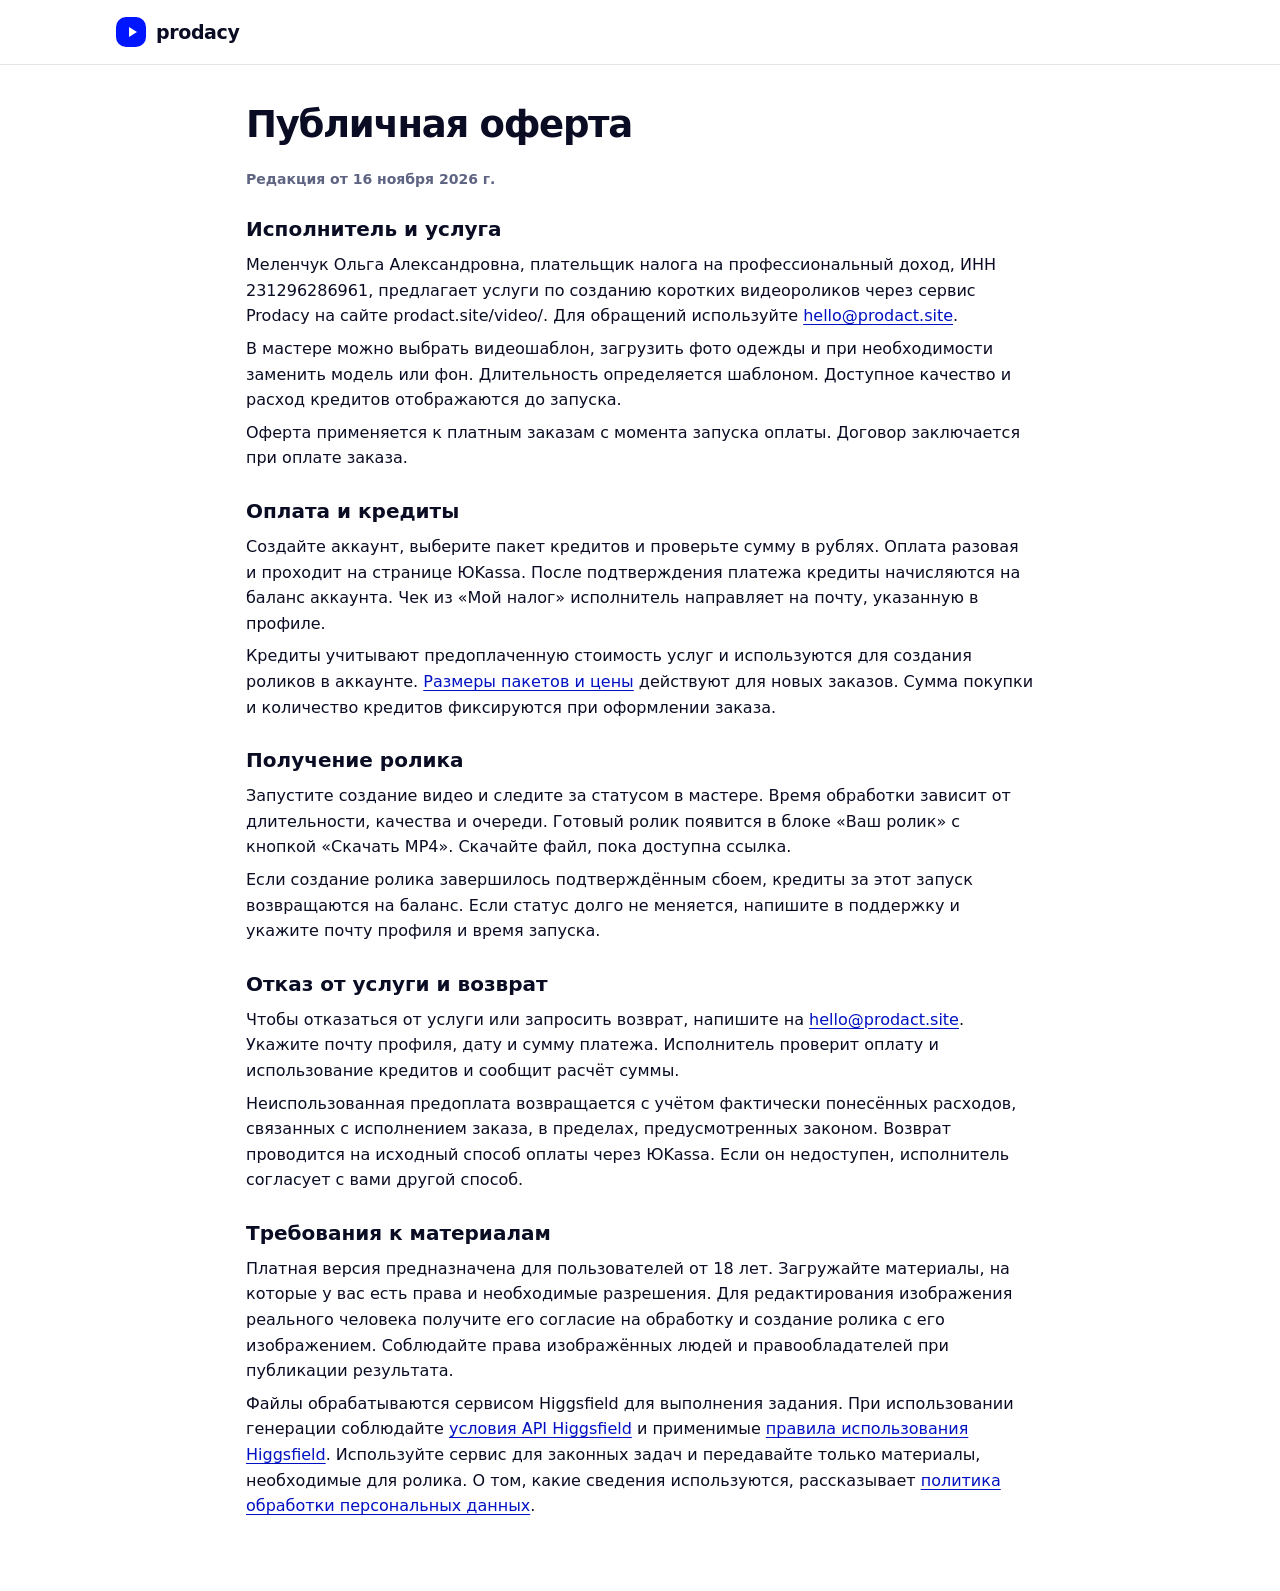
<file: video/offer.html>
<!doctype html>
<html lang="ru">
  <head>
    <meta charset="utf-8">
    <meta name="viewport" content="width=device-width, initial-scale=1, viewport-fit=cover">
    <title>Публичная оферта — Prodacy</title>
    <meta name="color-scheme" content="light">
    <link rel="stylesheet" href="./styles.css">
    <link rel="stylesheet" href="./service.css?v=tariffs">
  </head>
  <body>
    <header class="bar">
      <div class="bar-content">
        <a class="brand" href="./" aria-label="Prodacy, главная"><span class="brand-mark" aria-hidden="true"></span>prodacy</a>
      </div>
    </header>
    <main class="document-layout">
      <article class="document" aria-labelledby="document-heading">
        <h1 id="document-heading">Публичная оферта</h1>
        <p class="muted">Редакция от 16 ноября 2026 г.</p>
        <section>
          <h2>Исполнитель и услуга</h2>
          <p>Меленчук Ольга Александровна, плательщик налога на профессиональный доход, ИНН 231296286961, предлагает услуги по созданию коротких видеороликов через сервис Prodacy на сайте prodact.site/video/. Для обращений используйте <a href="mailto:hello@prodact.site">hello@prodact.site</a>.</p>
          <p>В мастере можно выбрать видеошаблон, загрузить фото одежды и при необходимости заменить модель или фон. Длительность определяется шаблоном. Доступное качество и расход кредитов отображаются до запуска.</p>
          <p>Оферта применяется к платным заказам с момента запуска оплаты. Договор заключается при оплате заказа.</p>
        </section>
        <section id="payment">
          <h2>Оплата и кредиты</h2>
          <p>Создайте аккаунт, выберите пакет кредитов и проверьте сумму в рублях. Оплата разовая и проходит на странице ЮKassa. После подтверждения платежа кредиты начисляются на баланс аккаунта. Чек из «Мой налог» исполнитель направляет на почту, указанную в профиле.</p>
          <p>Кредиты учитывают предоплаченную стоимость услуг и используются для создания роликов в аккаунте. <a href="./top-up.html#tariffs">Размеры пакетов и цены</a> действуют для новых заказов. Сумма покупки и количество кредитов фиксируются при оформлении заказа.</p>
        </section>
        <section>
          <h2>Получение ролика</h2>
          <p>Запустите создание видео и следите за статусом в мастере. Время обработки зависит от длительности, качества и очереди. Готовый ролик появится в блоке «Ваш ролик» с кнопкой «Скачать MP4». Скачайте файл, пока доступна ссылка.</p>
          <p>Если создание ролика завершилось подтверждённым сбоем, кредиты за этот запуск возвращаются на баланс. Если статус долго не меняется, напишите в поддержку и укажите почту профиля и время запуска.</p>
        </section>
        <section id="refunds">
          <h2>Отказ от услуги и возврат</h2>
          <p>Чтобы отказаться от услуги или запросить возврат, напишите на <a href="mailto:hello@prodact.site">hello@prodact.site</a>. Укажите почту профиля, дату и сумму платежа. Исполнитель проверит оплату и использование кредитов и сообщит расчёт суммы.</p>
          <p>Неиспользованная предоплата возвращается с учётом фактически понесённых расходов, связанных с исполнением заказа, в пределах, предусмотренных законом. Возврат проводится на исходный способ оплаты через ЮKassa. Если он недоступен, исполнитель согласует с вами другой способ.</p>
        </section>
        <section>
          <h2>Требования к материалам</h2>
          <p>Платная версия предназначена для пользователей от 18 лет. Загружайте материалы, на которые у вас есть права и необходимые разрешения. Для редактирования изображения реального человека получите его согласие на обработку и создание ролика с его изображением. Соблюдайте права изображённых людей и правообладателей при публикации результата.</p>
          <p>Файлы обрабатываются сервисом Higgsfield для выполнения задания. При использовании генерации соблюдайте <a href="https://open.higgsfield.ai/terms-of-service">условия API Higgsfield</a> и применимые <a href="https://higgsfield.ai/terms-of-use-agreement">правила использования Higgsfield</a>. Используйте сервис для законных задач и передавайте только материалы, необходимые для ролика. О том, какие сведения используются, рассказывает <a href="./privacy.html">политика обработки персональных данных</a>.</p>
        </section>
      </article>
    </main>
  </body>
</html>
</file>
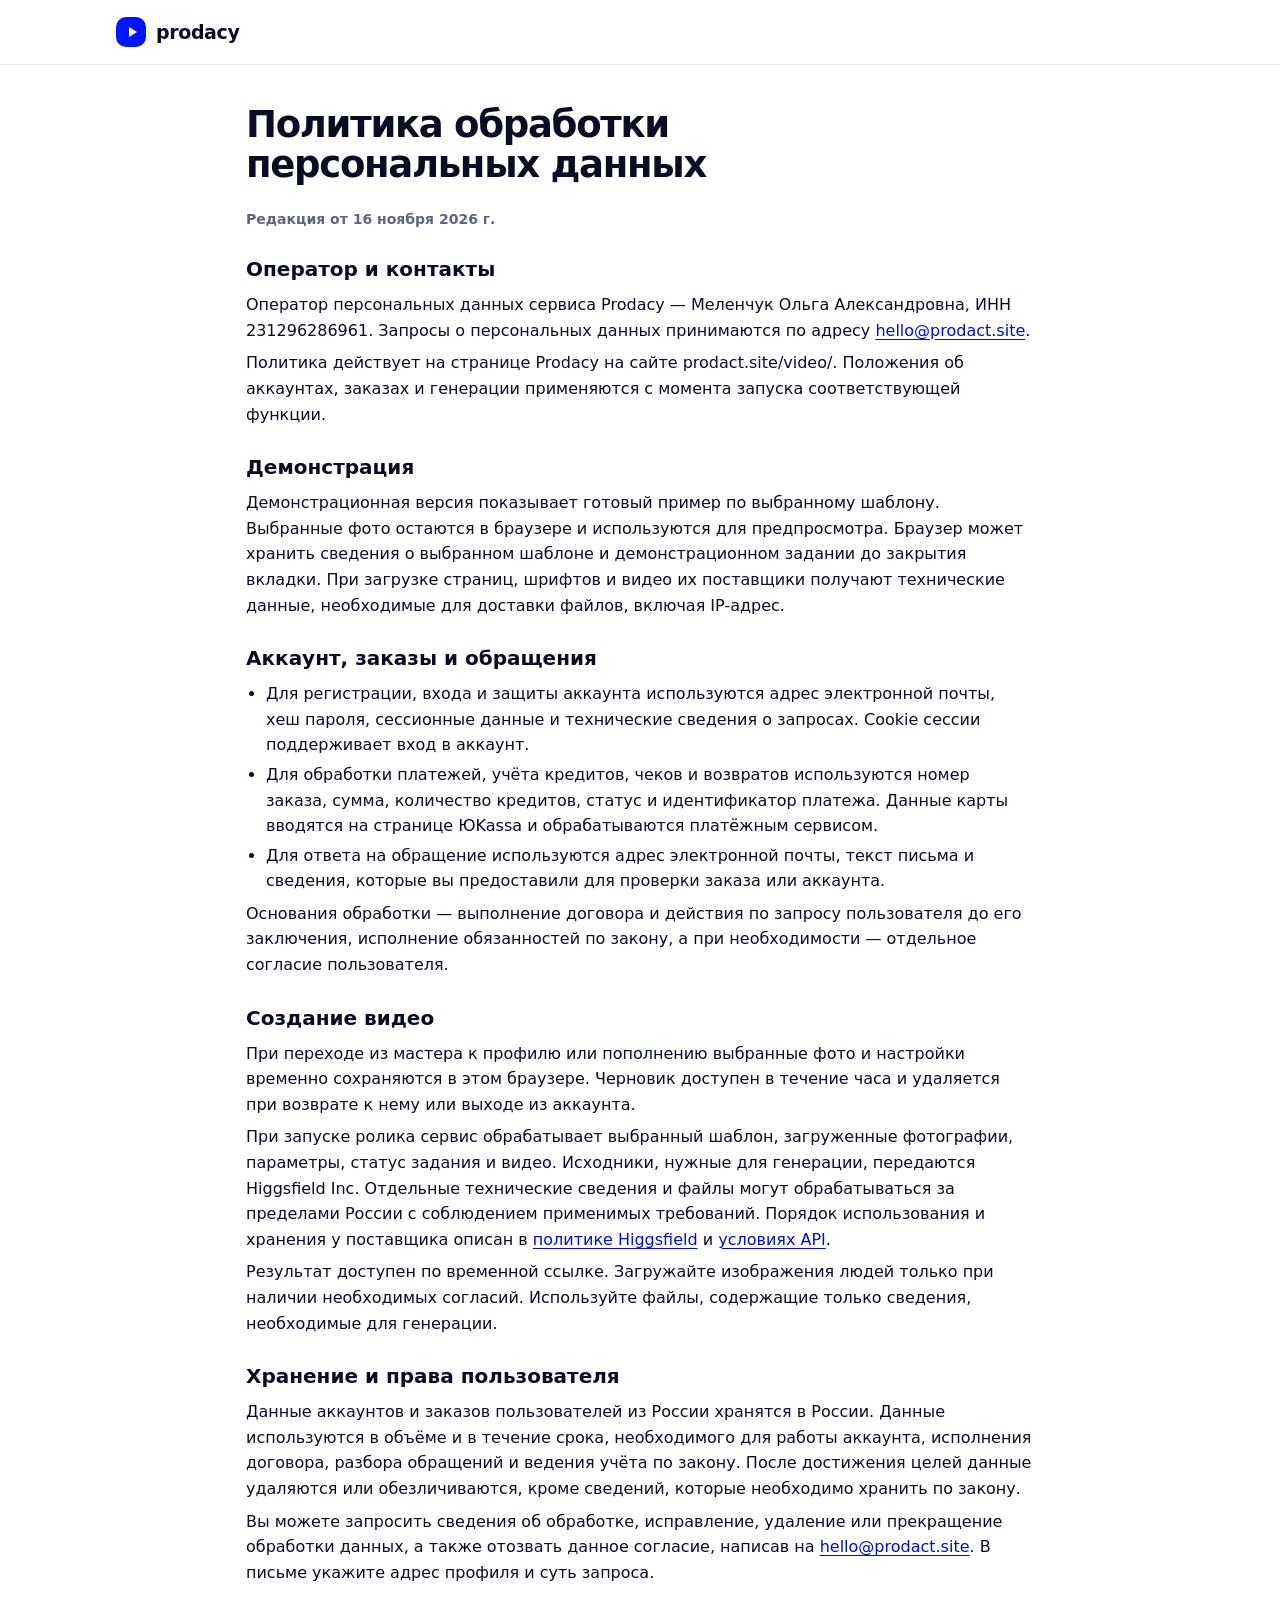
<file: video/privacy.html>
<!doctype html>
<html lang="ru">
  <head>
    <meta charset="utf-8">
    <meta name="viewport" content="width=device-width, initial-scale=1, viewport-fit=cover">
    <title>Политика обработки персональных данных — Prodacy</title>
    <meta name="color-scheme" content="light">
    <link rel="stylesheet" href="./styles.css">
    <link rel="stylesheet" href="./service.css?v=tariffs">
  </head>
  <body>
    <header class="bar">
      <div class="bar-content">
        <a class="brand" href="./" aria-label="Prodacy, главная"><span class="brand-mark" aria-hidden="true"></span>prodacy</a>
      </div>
    </header>
    <main class="document-layout">
      <article class="document" aria-labelledby="document-heading">
        <h1 id="document-heading">Политика обработки персональных данных</h1>
        <p class="muted">Редакция от 16 ноября 2026 г.</p>
        <section>
          <h2>Оператор и контакты</h2>
          <p>Оператор персональных данных сервиса Prodacy — Меленчук Ольга Александровна, ИНН 231296286961. Запросы о персональных данных принимаются по адресу <a href="mailto:hello@prodact.site">hello@prodact.site</a>.</p>
          <p>Политика действует на странице Prodacy на сайте prodact.site/video/. Положения об аккаунтах, заказах и генерации применяются с момента запуска соответствующей функции.</p>
        </section>
        <section>
          <h2>Демонстрация</h2>
          <p>Демонстрационная версия показывает готовый пример по выбранному шаблону. Выбранные фото остаются в браузере и используются для предпросмотра. Браузер может хранить сведения о выбранном шаблоне и демонстрационном задании до закрытия вкладки. При загрузке страниц, шрифтов и видео их поставщики получают технические данные, необходимые для доставки файлов, включая IP-адрес.</p>
        </section>
        <section>
          <h2>Аккаунт, заказы и обращения</h2>
          <ul>
            <li>Для регистрации, входа и защиты аккаунта используются адрес электронной почты, хеш пароля, сессионные данные и технические сведения о запросах. Cookie сессии поддерживает вход в аккаунт.</li>
            <li>Для обработки платежей, учёта кредитов, чеков и возвратов используются номер заказа, сумма, количество кредитов, статус и идентификатор платежа. Данные карты вводятся на странице ЮKassa и обрабатываются платёжным сервисом.</li>
            <li>Для ответа на обращение используются адрес электронной почты, текст письма и сведения, которые вы предоставили для проверки заказа или аккаунта.</li>
          </ul>
          <p>Основания обработки — выполнение договора и действия по запросу пользователя до его заключения, исполнение обязанностей по закону, а при необходимости — отдельное согласие пользователя.</p>
        </section>
        <section>
          <h2>Создание видео</h2>
          <p>При переходе из мастера к профилю или пополнению выбранные фото и настройки временно сохраняются в этом браузере. Черновик доступен в течение часа и удаляется при возврате к нему или выходе из аккаунта.</p>
          <p>При запуске ролика сервис обрабатывает выбранный шаблон, загруженные фотографии, параметры, статус задания и видео. Исходники, нужные для генерации, передаются Higgsfield Inc. Отдельные технические сведения и файлы могут обрабатываться за пределами России с соблюдением применимых требований. Порядок использования и хранения у поставщика описан в <a href="https://higgsfield.ai/privacy-policy">политике Higgsfield</a> и <a href="https://open.higgsfield.ai/terms-of-service">условиях API</a>.</p>
          <p>Результат доступен по временной ссылке. Загружайте изображения людей только при наличии необходимых согласий. Используйте файлы, содержащие только сведения, необходимые для генерации.</p>
        </section>
        <section>
          <h2>Хранение и права пользователя</h2>
          <p>Данные аккаунтов и заказов пользователей из России хранятся в России. Данные используются в объёме и в течение срока, необходимого для работы аккаунта, исполнения договора, разбора обращений и ведения учёта по закону. После достижения целей данные удаляются или обезличиваются, кроме сведений, которые необходимо хранить по закону.</p>
          <p>Вы можете запросить сведения об обработке, исправление, удаление или прекращение обработки данных, а также отозвать данное согласие, написав на <a href="mailto:hello@prodact.site">hello@prodact.site</a>. В письме укажите адрес профиля и суть запроса.</p>
        </section>
      </article>
    </main>
  </body>
</html>
</file>
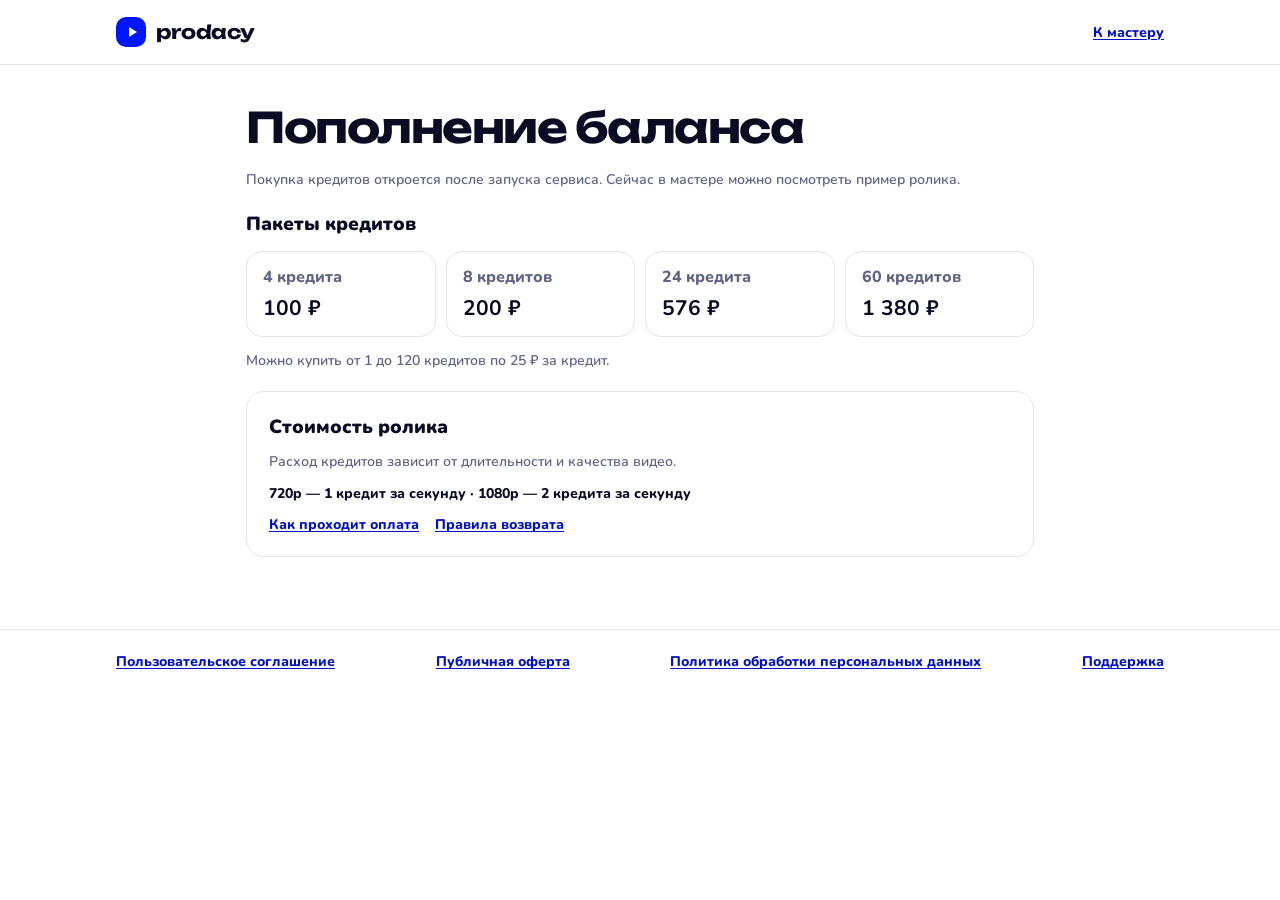
<file: video/top-up.html>
<!doctype html>
<html lang="ru">
  <head>
    <meta charset="utf-8">
    <meta name="viewport" content="width=device-width, initial-scale=1, viewport-fit=cover">
    <title>Пополнение баланса — Prodacy</title>
    <meta name="color-scheme" content="light">
    <link rel="preconnect" href="https://fonts.googleapis.com">
    <link rel="preconnect" href="https://fonts.gstatic.com" crossorigin>
    <link rel="stylesheet" href="https://fonts.googleapis.com/css2?family=Nunito:wght@500;600;700;800;900&family=Unbounded:wght@600;700&display=swap">
    <link rel="stylesheet" href="./styles.css?v=prodacy-duration">
    <link rel="stylesheet" href="./service.css?v=account-pages">
    <script type="module" src="./tariffs.js?v=account-pages"></script>
  </head>
  <body data-top-up="demo">
    <header class="bar">
      <div class="bar-content">
        <a class="brand" href="./" aria-label="Prodacy, главная"><span class="brand-mark" aria-hidden="true"></span>prodacy</a>
        <div class="bar-actions">
          <a class="account-home" href="./">К мастеру</a>
        </div>
      </div>
    </header>

    <main class="account-layout">
      <section class="account-content" aria-labelledby="top-up-heading">
        <h1 id="top-up-heading">Пополнение баланса</h1>
        <p class="muted">Покупка кредитов откроется после запуска сервиса. Сейчас в мастере можно посмотреть пример ролика.</p>
        <div class="tariffs" id="tariffs">
          <h2>Пакеты кредитов</h2>
          <ul id="tariff-list" class="tariff-list" aria-label="Пакеты кредитов"></ul>
          <p id="tariff-custom" class="muted"></p>
        </div>
        <div class="account-card">
          <h2>Стоимость ролика</h2>
          <p class="muted">Расход кредитов зависит от длительности и качества видео.</p>
          <p id="tariff-rates" class="tariff-rates"></p>
          <nav class="tariff-actions" aria-label="Оплата и возврат">
            <a href="./offer.html#payment">Как проходит оплата</a>
            <a href="./offer.html#refunds">Правила возврата</a>
          </nav>
        </div>
      </section>
    </main>

    <footer class="footer">
      <nav class="footer-inner service-links" aria-label="Документы">
        <a href="/agreement.html">Пользовательское соглашение</a>
          <a href="./offer.html">Публичная оферта</a>
        <a href="./privacy.html">Политика обработки персональных данных</a>
        <a href="mailto:hello@prodact.site">Поддержка</a>
      </nav>
    </footer>
  </body>
</html>
</file>
<file: video/styles.css>
/* Layout: creation composer on top (clothing, model, background, template, send), template gallery below for browsing. */
:root {
  --bg: #ffffff;
  --surface: #f5f5f5;
  --line: #e5e5e5;
  --ink: #0a0c24;
  --muted: #5e6482;
  --blue: #0016ff;
  --blue-strong: #0010c2;
  --blue-soft: #eaedff;
  --on-blue: #ffffff;
  --danger: #d11a3a;
  --font-display: "Unbounded", "Nunito", ui-rounded, system-ui, sans-serif;
  --font-body: "Nunito", ui-rounded, "SF Pro Rounded", system-ui, sans-serif;
  font-family: var(--font-body);
  color: var(--ink);
  background: var(--bg);
  color-scheme: light;
}

* { box-sizing: border-box; }
[hidden] { display: none !important; }
html { scroll-behavior: smooth; }
body { margin: 0; isolation: isolate; background: var(--bg); color: var(--ink); -webkit-font-smoothing: antialiased; }
body::before { content: ""; position: fixed; inset: 0 0 auto; height: env(safe-area-inset-top, 0px); z-index: 20; background: var(--bg); }
.page-waves { position: fixed; inset: 0; z-index: -1; width: 100%; height: 100%; color: #eee; pointer-events: none; }
h1, h2, p { margin: 0; }
button, input { font: inherit; color: inherit; }
button { cursor: pointer; }
button:disabled { cursor: default; }
:focus-visible, .attach-tile:focus-within, .option-upload:focus-within { outline: 3px solid var(--blue); outline-offset: 3px; }
.muted { color: var(--muted); font-size: 14px; font-weight: 600; line-height: 1.45; }

.bar {
  position: sticky; top: env(safe-area-inset-top, 0px); z-index: 10;
  background: color-mix(in srgb, var(--bg) 88%, transparent);
  backdrop-filter: blur(14px); -webkit-backdrop-filter: blur(14px);
  border-bottom: 1px solid var(--line);
}
.bar-content, main, .footer-inner {
  max-width: 1080px; margin: 0 auto;
  padding-left: max(16px, env(safe-area-inset-left, 0px));
  padding-right: max(16px, env(safe-area-inset-right, 0px));
}
.bar-content { height: 64px; display: flex; align-items: center; justify-content: space-between; gap: 16px; }
.brand { display: inline-flex; align-items: center; gap: 10px; font-family: var(--font-display); font-weight: 700; font-size: 19px; letter-spacing: -.02em; color: var(--ink); text-decoration: none; }
.brand-mark { display: grid; place-items: center; width: 30px; height: 30px; border-radius: 10px; background: var(--blue); }
.brand-mark::after { content: ""; border-block: 5px solid transparent; border-left: 8px solid var(--on-blue); margin-left: 3px; }
.nav { display: flex; align-items: center; gap: 20px; }
.nav a { font-size: 15px; font-weight: 800; color: var(--ink); text-decoration: none; }
.nav a:hover { color: var(--blue); }
.pill { font-size: 13px; font-weight: 800; color: var(--blue); background: var(--blue-soft); padding: 6px 14px; border-radius: 999px; }

main { display: grid; gap: 56px; padding-block: 40px 72px; }
section[id] { scroll-margin-top: 84px; }

/* Create */
.create { display: grid; justify-items: center; gap: 14px; text-align: center; }
.feedback-reward { max-width: 42rem; margin-top: -4px; color: var(--muted); font-size: 14px; line-height: 1.5; }
.category {
  display: inline-flex; align-items: center; gap: 8px; padding: 7px 14px; border-radius: 999px;
  background: var(--blue); color: var(--on-blue); font-size: 13px; font-weight: 800;
}
.category::before { content: ""; width: 7px; height: 7px; border-radius: 50%; background: var(--on-blue); }
.category.small { padding: 5px 12px; font-size: 12px; }
h1 { font-family: var(--font-display); font-weight: 700; font-size: clamp(26px, 4vw, 42px); line-height: 1.08; letter-spacing: -.035em; text-wrap: balance; margin-bottom: 10px; }

.composer {
  width: 100%; max-width: 860px; display: grid; gap: 14px; padding: 14px; text-align: left;
  background: var(--bg); border: 1.5px solid var(--line); border-radius: 28px;
  box-shadow: 0 24px 56px -35px #0003;
}
.attach {
  display: grid; align-content: space-between; gap: 20px; min-height: 200px; padding: 22px;
  border-radius: 22px; background: var(--surface); border: 2px dashed transparent; transition: border-color .2s, background-color .2s;
}
.attach.dragging { border-color: var(--blue); background: var(--blue-soft); }
.attach-row { display: flex; flex-wrap: wrap; align-items: center; gap: 12px; }
.clothes { display: flex; flex-wrap: wrap; gap: 12px; margin: 0; padding: 0; list-style: none; }
.clothes:empty { display: none; }
.clothes li { position: relative; width: 68px; height: 68px; flex: none; }
.clothes img { width: 100%; height: 100%; object-fit: cover; border-radius: 50%; border: 2px solid var(--bg); box-shadow: 0 0 0 1.5px var(--line); }
.clothes button {
  position: absolute; top: -2px; right: -2px; display: grid; place-items: center; width: 24px; height: 24px; padding: 0;
  border-radius: 50%; background: var(--ink); color: var(--on-blue); border: 2px solid var(--bg); font-size: 14px; line-height: 1;
}
.attach-tile {
  position: relative; flex: none; display: grid; place-items: center; width: 68px; height: 68px; border-radius: 50%;
  background: var(--blue); color: var(--on-blue); cursor: pointer; transition: background-color .2s, transform .1s;
}
.attach-tile:active { transform: scale(.96); }
.attach-tile:hover { background: var(--blue-strong); }
.attach-tile input { position: absolute; inset: 0; width: 100%; height: 100%; opacity: 0; cursor: pointer; }
.attach-tile:has(input:disabled) { opacity: .5; }
.attach-text { display: grid; gap: 6px; min-width: 0; cursor: pointer; }
.attach-text strong { font-size: 26px; font-weight: 800; letter-spacing: -.015em; line-height: 1.2; color: var(--muted); transition: color .2s; }
.attach-text:hover strong { color: var(--ink); }

.toolbar { display: flex; align-items: center; gap: 8px; }
.pick {
  display: flex; align-items: center; gap: 10px; min-width: 0; padding: 6px 14px 6px 6px;
  background: var(--bg); border: 1.5px solid var(--line); border-radius: 18px; text-align: left;
  transition: border-color .2s, background-color .2s;
}
.pick:hover:enabled { border-color: color-mix(in srgb, var(--blue) 45%, var(--line)); }
.pick[aria-expanded="true"] { border-color: var(--blue); background: var(--blue-soft); }
.pick-thumb {
  flex: none; display: grid; place-items: center; width: 44px; height: 44px; overflow: hidden;
  border-radius: 12px; background: var(--surface) center / cover no-repeat; color: var(--muted);
}
.pick-person .pick-thumb { width: 52px; height: 64px; }
.pick-thumb video, .pick-thumb img { width: 100%; height: 100%; object-fit: cover; display: block; }
.pick-text { display: grid; gap: 1px; min-width: 0; }
.pick-label { font-size: 12px; font-weight: 800; color: var(--muted); }
.pick-duration { white-space: nowrap; }
.pick-value { font-size: 14px; font-weight: 800; white-space: nowrap; overflow: hidden; text-overflow: ellipsis; max-width: 150px; }
.send {
  flex: none; margin-left: auto; display: grid; place-items: center; width: 56px; height: 56px; padding: 0;
  border: 0; border-radius: 50%; background: var(--blue); color: var(--on-blue); transition: background-color .2s, transform .1s;
}
.send:hover:enabled { background: var(--blue-strong); }
.send:active:enabled { transform: scale(.96); }
.send:disabled { background: var(--line); color: var(--muted); }
.send.busy svg { animation: nudge 1s ease-in-out infinite; }
@keyframes nudge { 50% { transform: translateX(4px); } }
.hint { color: var(--muted); font-size: 13px; font-weight: 700; padding-inline: 6px; }
.error { color: var(--danger); font-size: 14px; font-weight: 700; padding-inline: 6px; }

/* Picker panel */
.picker { display: grid; gap: 12px; padding: 14px; border-radius: 20px; background: var(--surface); }
.picker-head { display: flex; align-items: center; justify-content: space-between; gap: 12px; }
.picker-head h2 { font-size: 17px; font-weight: 900; }
.picker-close { display: grid; place-items: center; width: 34px; height: 34px; padding: 0; border: 0; border-radius: 50%; background: var(--bg); font-size: 20px; line-height: 1; }
.picker-body { display: grid; gap: 10px; grid-template-columns: repeat(auto-fill, minmax(150px, 1fr)); }
.picker-body.wide { grid-template-columns: repeat(auto-fill, minmax(260px, 1fr)); }
.option {
  position: relative; display: grid; gap: 6px; align-content: start; padding: 6px 6px 10px; text-align: left;
  background: var(--bg); border: 2px solid var(--line); border-radius: 16px; transition: border-color .2s;
}
.option:hover:enabled { border-color: color-mix(in srgb, var(--blue) 45%, var(--line)); }
.option[aria-pressed="true"] { border-color: var(--blue); }
.option[aria-pressed="true"]::after {
  content: "✓"; position: absolute; top: 12px; right: 12px; display: grid; place-items: center;
  width: 26px; height: 26px; border-radius: 50%; background: var(--blue); color: var(--on-blue); font-size: 14px; font-weight: 900;
}
.option-media { display: block; width: 100%; max-width: 100%; aspect-ratio: 3 / 4; object-fit: cover; border-radius: 11px; background: var(--surface); }
.wide .option-media { aspect-ratio: 1280 / 714; object-fit: contain; }
.option strong { padding-inline: 4px; font-size: 14px; font-weight: 800; }
.option .hint { padding-inline: 4px; font-size: 12px; font-weight: 600; }
.option-empty, .option-upload {
  display: grid; place-items: center; gap: 6px; min-height: 120px; padding: 12px; text-align: center;
  border: 2px dashed var(--line); border-radius: 16px; background: var(--bg); font-size: 14px; font-weight: 800; color: var(--muted);
}
.wide .option-empty, .wide .option-upload { min-height: 64px; }
.option-empty[aria-pressed="true"] { border-style: solid; border-color: var(--blue); color: var(--blue); }
.option-upload { position: relative; color: var(--blue); cursor: pointer; }
.option-upload:hover { border-color: var(--blue); background: var(--blue-soft); }

/* Result */
.result {
  display: grid; grid-template-columns: minmax(0, 280px) minmax(0, 1fr); gap: 24px; align-items: center;
  width: 100%; max-width: 860px; justify-self: center; padding: 16px; border-radius: 28px; background: var(--surface);
}
.result-frame { position: relative; aspect-ratio: 3 / 4; max-width: 100%; border-radius: 20px; overflow: hidden; background: var(--line); }
.result-frame video { display: block; width: 100%; height: 100%; object-fit: cover; }
.badge { position: absolute; top: 12px; left: 12px; padding: 5px 12px; border-radius: 999px; font-size: 12px; font-weight: 800; background: var(--bg); color: var(--ink); }
.result.done .badge { background: var(--blue); color: var(--on-blue); }
.result-text { display: grid; gap: 12px; align-content: center; min-width: 0; }
.result-text h2 { font-size: 24px; font-weight: 900; letter-spacing: -.015em; }
.status { color: var(--muted); font-size: 15px; font-weight: 700; line-height: 1.5; }
.button-secondary {
  justify-self: start; display: inline-grid; place-items: center; min-height: 48px; padding: 10px 22px; border-radius: 999px;
  border: 2px solid var(--blue); color: var(--blue); background: var(--bg); font-size: 15px; font-weight: 900; text-decoration: none;
}
.button-secondary:hover { background: var(--blue-soft); }

/* Gallery */
.gallery { display: grid; gap: 18px; }
.gallery-head { display: flex; flex-wrap: wrap; align-items: center; gap: 10px 12px; }
.gallery-head h2 { font-family: var(--font-display); font-size: 24px; font-weight: 700; letter-spacing: -.03em; }
.template-grid { display: grid; gap: 14px; grid-template-columns: repeat(auto-fill, minmax(190px, 1fr)); }
.template-card {
  position: relative; display: grid; gap: 6px; align-content: start; padding: 6px 6px 12px; text-align: left;
  background: var(--bg); border: 2px solid var(--line); border-radius: 20px; transition: border-color .2s, transform .2s;
}
.template-card:hover { border-color: color-mix(in srgb, var(--blue) 45%, var(--line)); }
.template-card[aria-pressed="true"] { border-color: var(--blue); }
.template-card video { display: block; width: 100%; max-width: 100%; aspect-ratio: 3 / 4; object-fit: cover; border-radius: 15px; background: var(--surface); }
.template-card strong { padding-inline: 6px; font-size: 15px; font-weight: 900; }
.template-card .muted { padding-inline: 6px; font-size: 13px; }
.card-chip { position: absolute; top: 14px; left: 14px; padding: 4px 10px; border-radius: 999px; background: var(--bg); color: var(--ink); font-size: 12px; font-weight: 800; font-variant-numeric: tabular-nums; }
.template-card[aria-pressed="true"] .card-chip { background: var(--blue); color: var(--on-blue); }
.template-soon {
  display: grid; place-items: center; align-content: center; gap: 6px; min-height: 200px; padding: 16px; text-align: center;
  border: 2px dashed var(--line); border-radius: 20px; color: var(--muted); font-size: 14px; font-weight: 800;
}

/* Footer */
.footer { border-top: 1px solid var(--line); }
.footer-inner { display: flex; flex-wrap: wrap; align-items: center; justify-content: space-between; gap: 12px; padding-block: 22px calc(22px + env(safe-area-inset-bottom, 0px)); }
.footer .brand { font-size: 16px; }
.footer .brand-mark { width: 26px; height: 26px; border-radius: 8px; }

@media (max-width: 640px) {
  .nav { gap: 14px; }
  .nav a:first-child { display: none; }
  main { gap: 40px; padding-block: 24px 56px; }
  .composer { padding: 10px; border-radius: 24px; }
  .attach { min-height: 170px; padding: 16px; gap: 16px; }
  .attach-tile, .clothes li { width: 60px; height: 60px; }
  .clothes { gap: 10px; }
  .attach-text strong { font-size: 21px; }
  .toolbar { display: grid; grid-template-columns: repeat(3, minmax(0, 1fr)) 52px; gap: 6px; align-items: stretch; }
  .pick { flex-direction: column; align-items: stretch; gap: 6px; padding: 5px 5px 8px; border-radius: 16px; }
  .pick-thumb, .pick-person .pick-thumb { width: 100%; height: auto; aspect-ratio: 4 / 5; }
  .pick-text { padding-inline: 3px; }
  .pick-label { font-size: 11px; }
  .pick-value { font-size: 12px; max-width: 100%; }
  .send { width: 52px; height: auto; min-height: 52px; border-radius: 16px; margin-left: 0; }
  .picker { padding: 10px; }
  .picker-body { grid-template-columns: repeat(2, minmax(0, 1fr)); }
  .picker-body.wide { grid-template-columns: minmax(0, 1fr); }
  .result { grid-template-columns: minmax(0, 1fr); padding: 12px; }
  .result-frame { width: min(100%, 320px); justify-self: center; }
  .template-grid { grid-template-columns: repeat(2, minmax(0, 1fr)); gap: 10px; }
}
@media (prefers-reduced-motion: reduce) {
  html { scroll-behavior: auto; }
  * { transition: none !important; animation: none !important; }
}
</file>
<file: video/service.css>
.tariffs { display: grid; gap: 14px; }
.tariff-list { display: grid; grid-template-columns: repeat(4, minmax(0, 1fr)); gap: 10px; margin: 0; padding: 0; list-style: none; }
.tariff-option { display: grid; min-width: 0; }
.tariff-option-static, .tariff-buy {
  display: grid; justify-items: start; gap: 6px; padding: 14px 16px;
  border: 1px solid var(--line); border-radius: 16px;
  background: var(--bg); color: var(--muted); font-weight: 800; text-align: left;
}
.tariff-buy:hover:enabled { border-color: var(--blue); background: var(--blue-soft); }
.tariff-buy:disabled { opacity: .65; }
.tariff-list strong { color: var(--ink); font-size: 21px; }
.tariff-rates { color: var(--ink); font-size: 14px; font-weight: 800; }
.tariff-actions, .service-links { display: flex; flex-wrap: wrap; align-items: center; gap: 9px 16px; }
.tariff-actions a, .service-links a, .seller a, .document a, .account-document a {
  color: var(--blue-strong); text-underline-offset: .16em;
}
.tariff-actions a, .service-links a { font-size: 14px; font-weight: 800; }
.seller { color: var(--muted); font-size: 14px; line-height: 1.5; overflow-wrap: anywhere; }
.account-document { color: var(--muted); font-size: 13px; line-height: 1.4; }
.account-layout { max-width: 820px; }
.account-content { display: grid; gap: 20px; min-width: 0; }
.account-content h1 { margin: 0; }
.account-content h2 { font-size: 19px; font-weight: 900; }
.account-card {
  display: grid; gap: 12px; min-width: 0; padding: clamp(14px, 4vw, 22px);
  border: 1px solid var(--line); border-radius: 18px; background: var(--bg);
}
.account-card a:not(.account-primary) { color: var(--blue-strong); text-underline-offset: .16em; }
.account-card.auth-form, .wallet-card { width: min(100%, 420px); }
.wallet-card > a { justify-self: start; }
.wallet-card #account-email { overflow-wrap: anywhere; }
.wallet-card #wallet-balance { font-size: 25px; }
.account-home { color: var(--blue-strong); font-size: 14px; font-weight: 800; white-space: nowrap; text-underline-offset: .16em; }
.top-up-balance { font-size: 17px; font-weight: 900; }
.top-up-actions { display: flex; flex-wrap: wrap; align-items: center; gap: 10px; }
.top-up-actions:not(:has(> :not([hidden]))) { display: none; }
.document-layout { max-width: 820px; }
.document { display: grid; gap: 24px; line-height: 1.6; overflow-wrap: anywhere; }
.document h1 { font-size: clamp(25px, 4vw, 37px); margin-bottom: 0; }
.document h2 { font-size: 20px; }
.document section { display: grid; gap: 7px; }
.document ul { margin: 0; padding-inline-start: 1.25em; }
.document li + li { margin-top: 4px; }

@media (max-width: 640px) {
  .tariff-list { grid-template-columns: repeat(2, minmax(0, 1fr)); }
  .tariff-option-static, .tariff-buy { padding: 12px; }
}

@media (max-width: 460px) {
  .bar .nav { gap: 10px; }
  .bar .nav .pill, .bar-actions .nav a[href="#templates"] { display: none; }
  .bar-actions:has(#account-navigation:not([hidden])) .account-home { display: none; }
}
</file>
